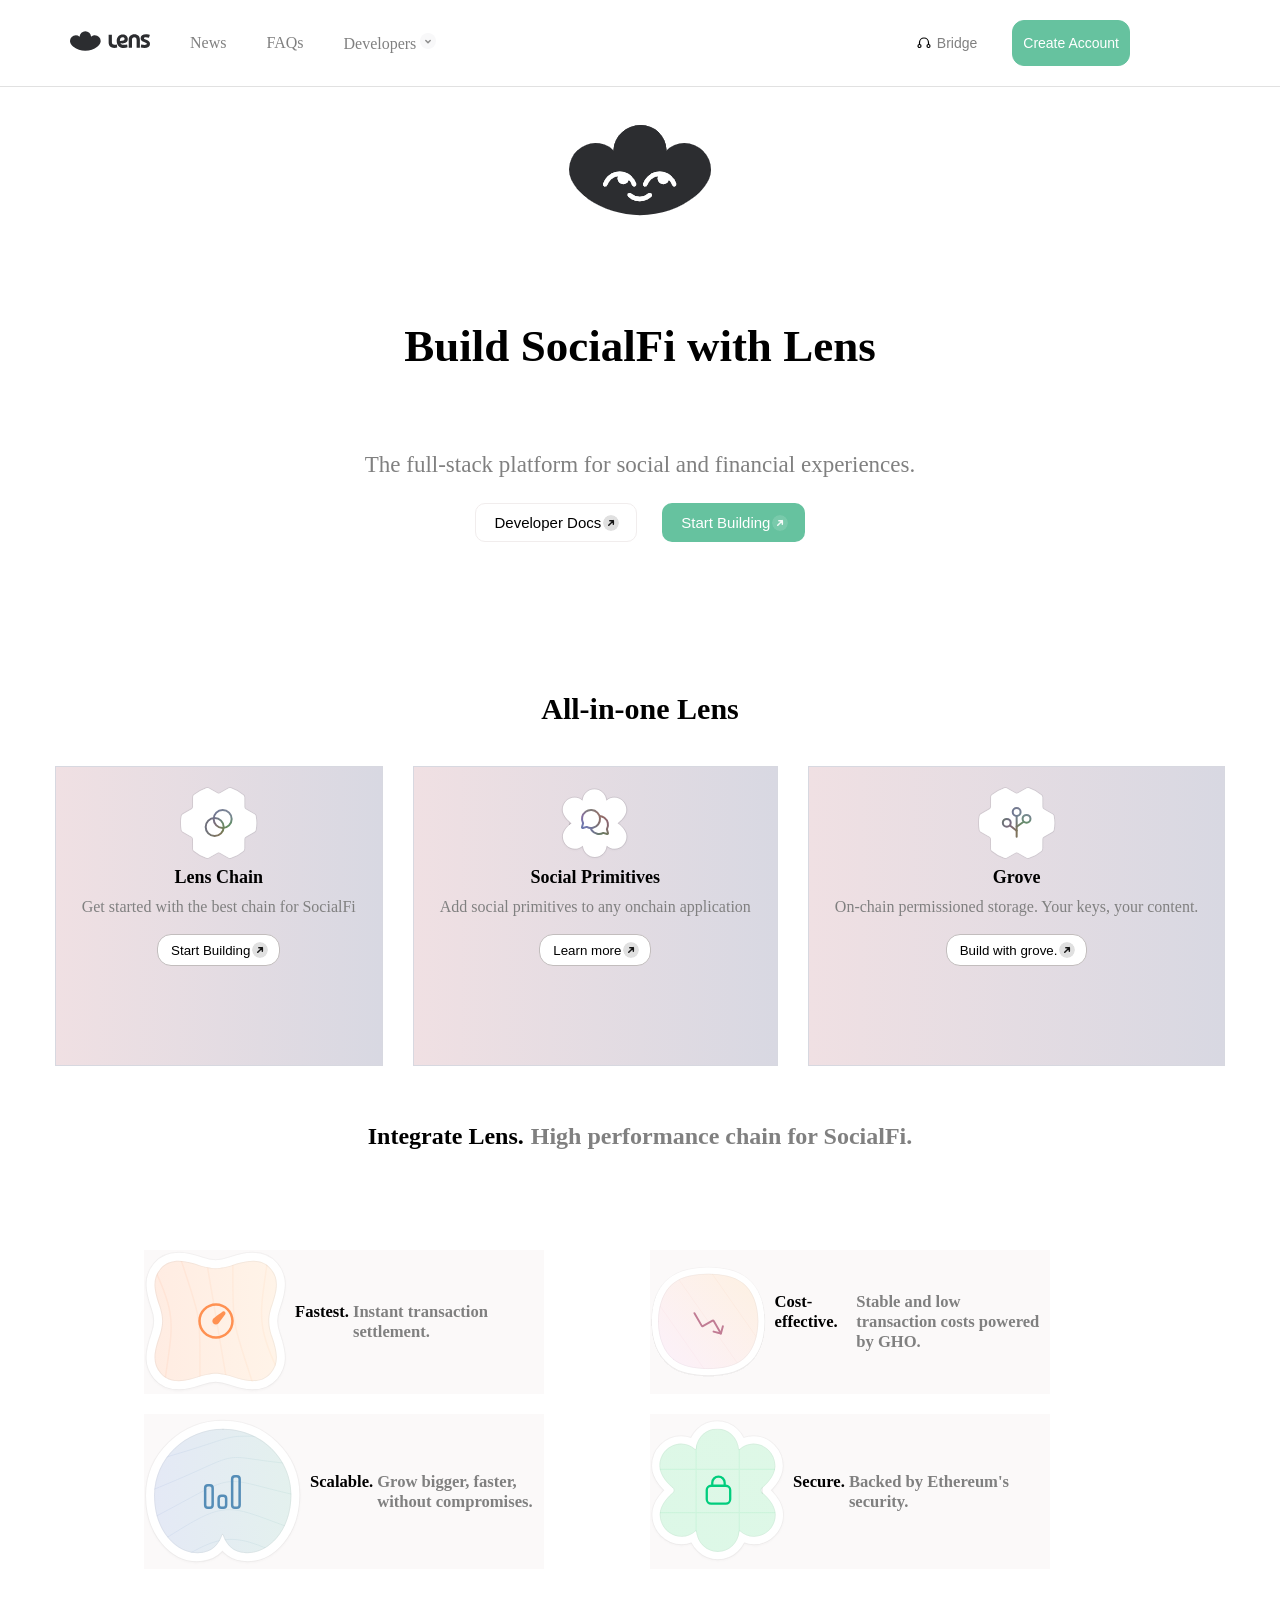
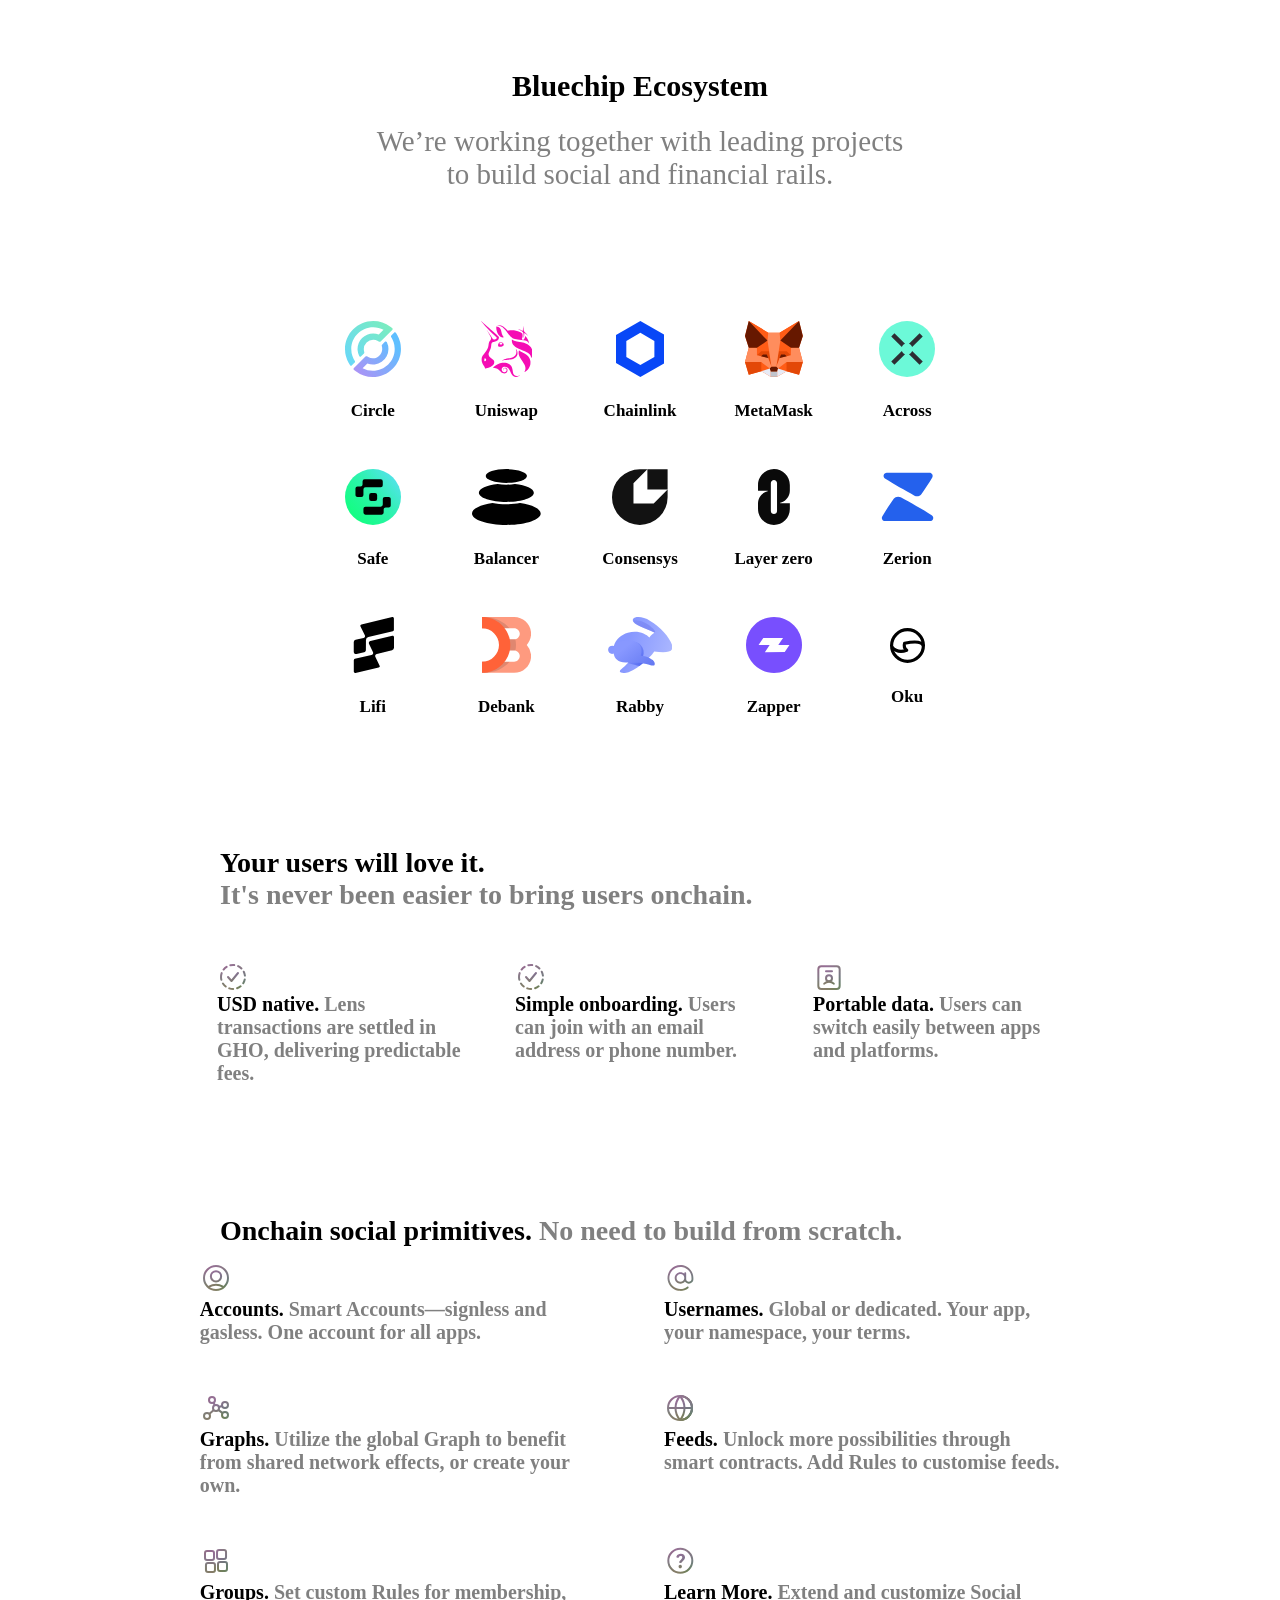
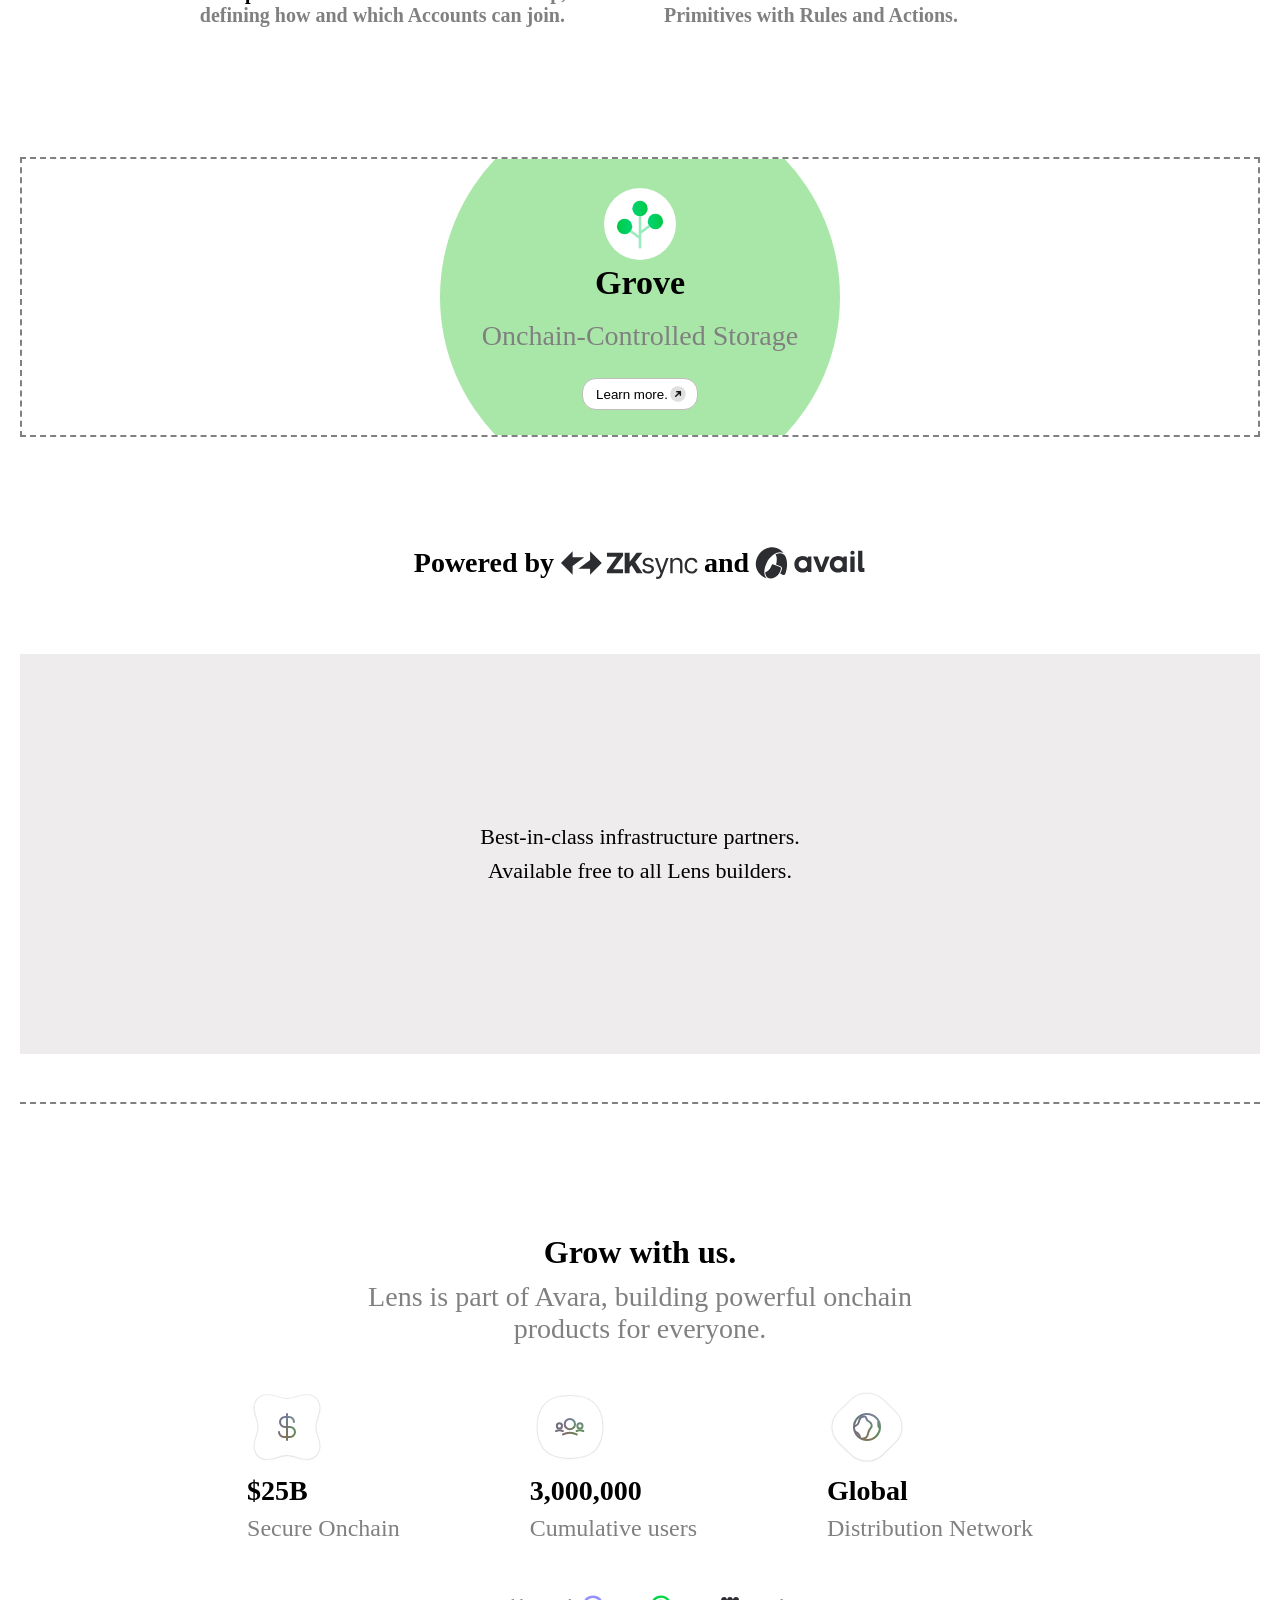
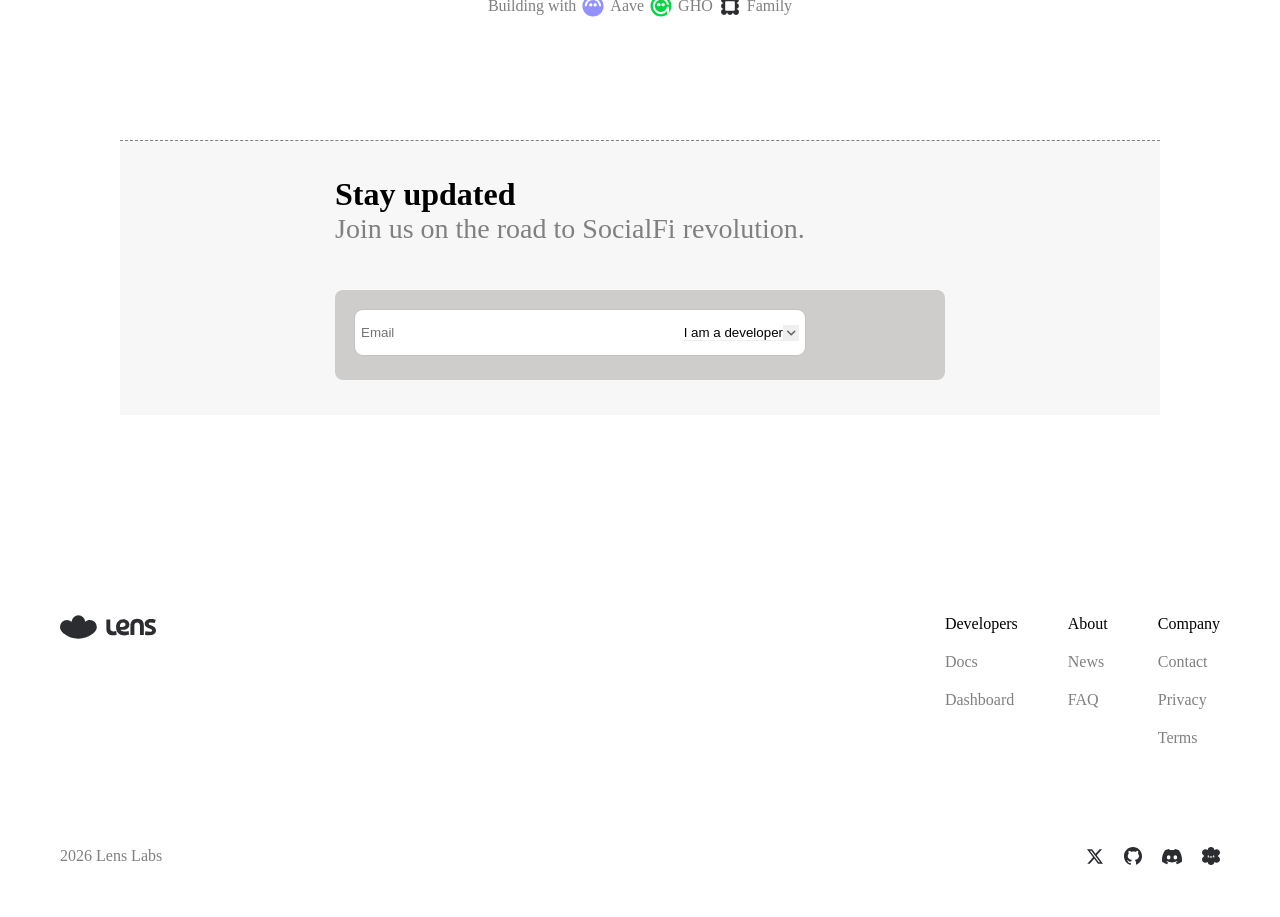
<file: index.html>
<!DOCTYPE html>
<html lang="en">
<head>
    <meta charset="UTF-8">
    <meta name="viewport" content="width=device-width, initial-scale=1.0">
    <title>Lens</title>
    <link rel="stylesheet" href="index.css">
</head>
<body>
  <header>
    <nav class="navbar">
      <ul class="navlinks">
        <div class="logo">
          <svg xmlns="http://www.w3.org/2000/svg" fill="none" viewBox="0 0 80 20" width="80" height="20">
            <path fill="#2C2D30" d="M24.89 4.18c-1.44 0-2.74.57-3.73 1.48l-.1-.05A5.74 5.74 0 0 0 15.35.25a5.74 5.74 0 0 0-5.72 5.36l-.1.05A5.46 5.46 0 0 0 5.8 4.18 5.8 5.8 0 0 0 0 10c0 2.78 2.75 5.16 3.43 5.7a19.1 19.1 0 0 0 11.92 4.06c4.51 0 8.7-1.5 11.9-4.06.7-.54 3.44-2.92 3.44-5.7a5.8 5.8 0 0 0-5.8-5.8ZM74.53 16.91c3.19 0 5.47-1.3 5.47-3.91 0-1.88-1.18-3.2-3.75-4.16l-.66-.25c-1.02-.38-1.63-.73-1.63-1.38 0-1.47 3.27-.9 4.98-.5l.9-2.77c-1.06-.32-2.2-.57-3.84-.57-3.26 0-5.38 1.63-5.38 3.92 0 1.71 1.2 2.8 2.85 3.5l1.15.5c1.47.63 2.2.9 2.2 1.54 0 .58-.82 1.07-2.2 1.07-1.06 0-2.2-.17-3.43-.41l-.4 2.93c.89.25 2.11.5 3.74.5Zm-15.82-.16h3.26V8.92c0-1.71.9-2.7 2.37-2.7 1.47 0 2.28 1.07 2.28 2.78v7.75h3.26v-8c0-3.26-1.79-5.54-5.54-5.54-3.35 0-5.63 2.28-5.63 5.55v8Zm-14.36.16c1.14 0 2.04-.16 2.86-.49l-.33-3.01c-2.29.49-4.98.57-4.98-2.13v-7.5h-3.26v7.83c0 3.5 2.04 5.3 5.71 5.3Zm2.37-6.93c0 5.28 3.74 7 7.1 7 1.33 0 2.7-.27 3.73-.7l-.4-2.88c-1.08.31-2.2.42-3.23.42-2.09 0-4.01-.7-4.01-3.54v-.55c0-2.23 1.1-3.42 2.74-3.42 1.08 0 1.98.62 1.98 1.8 0 1.42-1.9 2.06-5.3 1.95l.16 1.88c4.29 1.22 8.32-.1 8.32-3.92 0-2.7-2.06-4.57-5.03-4.57-3.58 0-6.06 2.55-6.06 6.53Z"></path>
          </svg>
        </div>
        <li class="news">
          <a href="news.html">
              <span>News</span>
          </a>
        </li>
    
        <li class="faqs">
          <a href="">
              <span>FAQs</span>
          </a>
        </li>
        <li class="developer dropdown">
          <a href="">
            <span>Developers</span>
            <svg width="16" height="16" viewBox="0 0 16 16" fill="none" xmlns="http://www.w3.org/2000/svg"><circle cx="8" cy="8" r="8" fill="#2C2D30" fill-opacity="0.03"></circle>
              <path class="styles_navMenuButtonIconCaret__3NL1n" d="M5.81768 7.5L7.99966 9.68198L10.1816 7.5" stroke="#8E8E8E" stroke-width="1.5" stroke-linecap="round" stroke-linejoin="round">
              </path>
            </svg>
          </a>
          <div class="drop-content">
            <div class="drop-content1">
              <svg style="overflow:visible" width="24" height="24" viewBox="0 0 24 24" fill="none" xmlns="http://www.w3.org/2000/svg" class="hammer"><rect x="-4" y="-4" width="32" height="32" fill="url(#:Rb6krpdaH1:)" mask="url(#:Rb6krpda:)"></rect><mask id=":Rb6krpda:" maskUnits="userSpaceOnUse"><g class="hammer" style="transform-box: view-box; transform-origin: 8.31px 17.86px 0px; transform: none;"><path d="M10.019 12.0485C10.4853 11.3461 11.4174 11.1272 12.1476 11.5488C12.8777 11.9704 13.1543 12.887 12.7791 13.6421L9.09738 21.0512C8.5548 22.1431 7.20347 22.5508 6.14756 21.9411C5.09165 21.3315 4.76905 19.9574 5.44336 18.9415L10.019 12.0485Z" stroke="#fff" stroke-width="1.5"></path><path d="M14.7668 1.80281C14.7548 1.79588 14.743 1.78947 14.7305 1.78345C14.3916 1.62031 9.42349 -0.652616 6.67062 4.88944C6.39255 5.44923 6.94369 6.01658 7.53599 5.81691C9.44919 5.17192 10.0133 5.01809 11.2246 4.82046C11.7213 4.73941 12.1519 5.16757 12.0801 5.66573L11.7207 8.16001C11.677 8.46355 11.8225 8.76314 12.0881 8.91648L14.4278 10.2673C14.7074 10.4287 15.0588 10.3931 15.3004 10.1789L16.266 9.32269C16.5075 9.10851 16.859 9.07291 17.1386 9.23432L17.9695 9.71404L17.2197 11.0132L18.8435 11.9507C19.5609 12.3649 20.4783 12.1191 20.8925 11.4016L22.3925 8.80356C22.8067 8.08612 22.5609 7.16874 21.8435 6.75452L20.2197 5.81702L19.6572 6.79131L18.7977 6.29509C18.5321 6.14175 18.3866 5.84216 18.4304 5.53862L18.5735 4.54499C18.6172 4.24145 18.4718 3.94186 18.2062 3.78852L14.7668 1.80281Z" stroke="#fff" stroke-width="1.5" stroke-linejoin="round"></path></g></mask><defs><linearGradient id=":Rb6krpdaH1:" x1="24" y1="0" x2="0" y2="24" gradientUnits="userSpaceOnUse"><stop stop-color="#6A8272"></stop><stop offset="0.2" stop-color="#787179"></stop><stop offset="0.4" stop-color="#6A8272"></stop><stop offset="0.6" stop-color="#5F6C75"></stop><stop offset="0.8" stop-color="#7F7540"></stop><stop offset="1" stop-color="#98644F"></stop></linearGradient></defs></svg>
              <div class="dc1-content">
                <p class="dc1-heading">Developer Dashboard</p>
                <svg class="styles_menuLinkTitleIcon__hNKn6" width="16" height="16" viewBox="0 0 16 16" fill="none" xmlns="http://www.w3.org/2000/svg"><circle cx="8" cy="8" r="8" fill="#2C2D30" fill-opacity="0.03"></circle><path d="M5.70185 10.298L10.298 5.70185M10.298 5.70185H6.76251M10.298 5.70185V9.23738" stroke="#2C2D30" stroke-opacity="0.3" stroke-width="1.5" stroke-linecap="round" stroke-linejoin="round"></path></svg>
              </div>
              <p class="dc1-paragraph">Start Building</p>
            </div>
            <div class="drop-content2">
              <svg style="overflow:visible" width="24" height="24" viewBox="0 0 24 24" fill="none" xmlns="http://www.w3.org/2000/svg" class="book"><rect width="24" height="24" fill="url(#:Rd6krpdaH1:)" mask="url(#:Rd6krpda:)"></rect><mask id=":Rd6krpda:" maskUnits="userSpaceOnUse"><g class="book" style="transform-origin: 12px 12px 0px; transform: none; transform-box: fill-box;"><path d="M12 5.75V18.25M12 5.75C10.86 5 9.32 4.5 7.63 4.5C5.93 4.5 4.39 5 3.25 5.75V18.25C4.39 17.5 5.93 17.04 7.63 17.04C9.32 17.04 10.86 17.5 12 18.25M12 5.75C13.14 5 14.68 4.5 16.38 4.5C18.07 4.5 19.61 5 20.75 5.75V18.25C19.61 17.5 18.07 17.04 16.38 17.04C14.68 17.04 13.14 17.5 12 18.25" stroke="#fff" stroke-width="1.5" stroke-linecap="round" stroke-linejoin="round"></path><path class="page" d="M12 18.25V5.75C10.86 5 9.32 4.5 7.63 4.5C5.93 4.5 4.39 5 3.25 5.75V18.25C4.39 17.5 5.93 17.04 7.63 17.04C9.32 17.04 10.86 17.5 12 18.25Z" fill="#000" stroke="#fff" stroke-width="1.5" stroke-linecap="round" stroke-linejoin="round"></path></g></mask><defs><linearGradient id=":Rd6krpdaH1:" x1="24" y1="0" x2="0" y2="24" gradientUnits="userSpaceOnUse"><stop stop-color="#6A8272"></stop><stop offset="0.2" stop-color="#787179"></stop><stop offset="0.4" stop-color="#6A8272"></stop><stop offset="0.6" stop-color="#5F6C75"></stop><stop offset="0.8" stop-color="#7F7540"></stop><stop offset="1" stop-color="#98644F"></stop></linearGradient></defs></svg>
              <div class="dc2-content">
                <p class="dc2-heading">Documentation</p>
                <svg class="styles_menuLinkTitleIcon__hNKn6" width="16" height="16" viewBox="0 0 16 16" fill="none" xmlns="http://www.w3.org/2000/svg"><circle cx="8" cy="8" r="8" fill="#2C2D30" fill-opacity="0.03"></circle><path d="M5.70185 10.298L10.298 5.70185M10.298 5.70185H6.76251M10.298 5.70185V9.23738" stroke="#2C2D30" stroke-opacity="0.3" stroke-width="1.5" stroke-linecap="round" stroke-linejoin="round"></path></svg>
              </div>
              <p class="dc2-paragraph">Clear & comprehensive docs</p>
            </div>
          </div>
        </li>
      </ul>
      <div class="auth">
        <button class="bridge">
          <svg class="styles_bridgeLinkIcon__n2G03" width="16" height="16" viewBox="0 0 16 16" fill="none" xmlns="http://www.w3.org/2000/svg"><path class="line-1" d="M3.5 9.5V7.5C3.5 5 5.5 3 8 3V3C10.5 3 12.5 5 12.5 7.5V9.5" stroke="currentColor" stroke-width="1.2" stroke-linecap="round" pathLength="1" stroke-dashoffset="0px" stroke-dasharray="1px 1px"></path><path class="line-2" d="M3.5 9.5V7.5C3.5 5 5.5 3 8 3V3C10.5 3 12.5 5 12.5 7.5V9.5" stroke="currentColor" stroke-width="1.2" stroke-linecap="round" pathLength="1" stroke-dashoffset="0px" stroke-dasharray="0px 1px"></path><circle class="circle-left" cx="3.5" cy="11" r="1.5" stroke="currentColor" stroke-width="1.2"></circle><circle class="circle-right" cx="12.5" cy="11" r="1.5" stroke="currentColor" stroke-width="1.2"></circle></svg>
          <span>Bridge</span>
        </button>
        <button class="create-account"><a href="create.html">Create Account</a></button>
      </div>
      <button class="hamburger" id ="dropBtn">
        <svg xmlns="http://www.w3.org/2000/svg" viewBox="0 0 24 24" fill="currentColor" class="size-6">
          <path fill-rule="evenodd" d="M3 9a.75.75 0 0 1 .75-.75h16.5a.75.75 0 0 1 0 1.5H3.75A.75.75 0 0 1 3 9Zm0 6.75a.75.75 0 0 1 .75-.75h16.5a.75.75 0 0 1 0 1.5H3.75a.75.75 0 0 1-.75-.75Z" clip-rule="evenodd" />
        </svg>
      </button>
      <div class="sidebar" id="myDropdown">
        <ul class="navlinks1">
          <li class="navlinks2">
            <a href="news.html">News</a>
          </li>
          <li class="navlinks2">
            <a href="">Faqs</a>
          </li>
          <li class="navlinks2">
            <a href="">Developer Dashboard <svg class="styles_menuLinkTitleIcon__hNKn6" width="16" height="16" viewBox="0 0 16 16" fill="none" xmlns="http://www.w3.org/2000/svg"><circle cx="8" cy="8" r="8" fill="#2C2D30" fill-opacity="0.03"></circle><path d="M5.70185 10.298L10.298 5.70185M10.298 5.70185H6.76251M10.298 5.70185V9.23738" stroke="#2C2D30" stroke-opacity="0.3" stroke-width="1.5" stroke-linecap="round" stroke-linejoin="round"></path></svg></a>
          </li>
          <li class="navlinks2">
            <a href="">Documentation <svg class="styles_menuLinkTitleIcon__hNKn6" width="16" height="16" viewBox="0 0 16 16" fill="none" xmlns="http://www.w3.org/2000/svg"><circle cx="8" cy="8" r="8" fill="#2C2D30" fill-opacity="0.03"></circle><path d="M5.70185 10.298L10.298 5.70185M10.298 5.70185H6.76251M10.298 5.70185V9.23738" stroke="#2C2D30" stroke-opacity="0.3" stroke-width="1.5" stroke-linecap="round" stroke-linejoin="round"></path></svg></a>
          </li>
        </ul>
        <div class="auth2">
          <button class="bridge1">Bridge</button>
          <button class="create-account2"><a href="create.html">Create account</a></button>
        </div>
      </div>
    </nav>
  </header>
  <section class="hero">
    <div class="hero1">
      <img src="assests/lens.png" alt="" class="lens-canvas">
      <canvas style="vertical-align: top; width: 150px; height: 100px;" width="300" height="200"></canvas>
      <h1 class="lens-heading">Build SocialFi with Lens</h1>
      <p class="lens-paragraph">The full-stack platform for social and financial experiences.</p>
      <div class="hero-button">
        <button class="developer-docs">
          <span>Developer Docs</span>
          <svg xmlns="http://www.w3.org/2000/svg" width="16" height="16" viewBox="0 0 16 16" fill="none" overflow="hidden" data-variant="secondary" data-hovered="false" class="styles_arrow__dmtn_" style="transform:translate(2px, 0) rotate(225deg);transform-origin:center;flex:0 0 auto;border-radius:50%"><g><circle cx="8" cy="8" r="8" fill="currentColor" fill-opacity="0.12"></circle><g style="transform: translateX(-0.5px); transform-origin: 0% 0% 0px; transform-box: fill-box;"><path stroke="currentColor" stroke-linecap="round" stroke-linejoin="round" stroke-opacity=".9" stroke-width="1.5" d="M8.5 4.812v6.5m0 0 2.5-2.5m-2.5 2.5L6 8.812"></path><path stroke="currentColor" stroke-linecap="round" stroke-linejoin="round" stroke-opacity=".9" stroke-width="1.5" transform="translate(0 -20)" d="M8.5 4.812v6.5m0 0 2.5-2.5m-2.5 2.5L6 8.812"></path></g></g></svg>
        </button>
        <button class="start-building">
          <span>Start Building</span>
          <svg xmlns="http://www.w3.org/2000/svg" width="16" height="16" viewBox="0 0 16 16" fill="none" overflow="hidden" data-variant="secondary" data-hovered="false" class="styles_arrow__dmtn_" style="transform:translate(2px, 0) rotate(225deg);transform-origin:center;flex:0 0 auto;border-radius:50%"><g><circle cx="8" cy="8" r="8" fill="currentColor" fill-opacity="0.12"></circle><g style="transform: translateX(-0.5px); transform-origin: 0% 0% 0px; transform-box: fill-box;"><path stroke="currentColor" stroke-linecap="round" stroke-linejoin="round" stroke-opacity=".9" stroke-width="1.5" d="M8.5 4.812v6.5m0 0 2.5-2.5m-2.5 2.5L6 8.812"></path><path stroke="currentColor" stroke-linecap="round" stroke-linejoin="round" stroke-opacity=".9" stroke-width="1.5" transform="translate(0 -20)" d="M8.5 4.812v6.5m0 0 2.5-2.5m-2.5 2.5L6 8.812"></path></g></g></svg>
        </button>
      </div>
    </div>
  </section>
  <main>
    <section class="aio">
      <div class="aio-content">
        <h2 class="aio-heading">All-in-one Lens</h2>
        <div class="aio-cards">
          <div class="aio-card1">
            <svg xmlns="http://www.w3.org/2000/svg" width="80" height="80" fill="none" viewBox="0 0 80 80"><path fill="#fff" stroke="color(display-p3 .1725 .1765 .1882)" stroke-linecap="round" stroke-opacity="0.1" stroke-width="2" d="M76.665 33.072a2.67 2.67 0 0 0-.456-1.05 2.683 2.683 0 0 0-.85-.768l-8.7-4.97a2.656 2.656 0 0 1-1.336-2.288l-.034-9.793a2.673 2.673 0 0 0-.948-2.041 37.713 37.713 0 0 0-12.33-6.987 2.735 2.735 0 0 0-.864-.142 2.664 2.664 0 0 0-1.311.336l-8.84 4.938a2.65 2.65 0 0 1-2.587-.003l-8.834-4.962a2.682 2.682 0 0 0-2.174-.2 37.62 37.62 0 0 0-12.356 6.944 2.7 2.7 0 0 0-.953 2.044l-.044 9.782a2.647 2.647 0 0 1-1.338 2.289l-8.705 4.953a2.684 2.684 0 0 0-1.31 1.815 35.852 35.852 0 0 0-.013 13.983c.074.38.23.738.456 1.051.225.314.515.576.85.767l8.7 4.97a2.65 2.65 0 0 1 1.335 2.289l.035 9.792a2.673 2.673 0 0 0 .948 2.041 37.611 37.611 0 0 0 12.329 6.992 2.71 2.71 0 0 0 2.176-.201l8.842-4.938a2.652 2.652 0 0 1 2.585 0l8.822 4.943a2.68 2.68 0 0 0 2.174.2 37.618 37.618 0 0 0 12.355-6.944 2.688 2.688 0 0 0 .954-2.046l.044-9.78a2.647 2.647 0 0 1 1.338-2.289l8.704-4.953a2.684 2.684 0 0 0 1.311-1.815c.924-4.61.931-9.357.022-13.97l.002.011Z"></path><path fill="#fff" d="M76.665 33.072a2.67 2.67 0 0 0-.456-1.05 2.683 2.683 0 0 0-.85-.768l-8.7-4.97a2.656 2.656 0 0 1-1.336-2.288l-.034-9.793a2.673 2.673 0 0 0-.948-2.041 37.713 37.713 0 0 0-12.33-6.987 2.735 2.735 0 0 0-.864-.142 2.664 2.664 0 0 0-1.311.336l-8.84 4.938a2.65 2.65 0 0 1-2.587-.003l-8.834-4.962a2.682 2.682 0 0 0-2.174-.2 37.62 37.62 0 0 0-12.356 6.944 2.7 2.7 0 0 0-.953 2.044l-.044 9.782a2.647 2.647 0 0 1-1.338 2.289l-8.705 4.953a2.684 2.684 0 0 0-1.31 1.815 35.852 35.852 0 0 0-.013 13.983c.074.38.23.738.456 1.051.225.314.515.576.85.767l8.7 4.97a2.65 2.65 0 0 1 1.335 2.289l.035 9.792a2.673 2.673 0 0 0 .948 2.041 37.611 37.611 0 0 0 12.329 6.992 2.71 2.71 0 0 0 2.176-.201l8.842-4.938a2.652 2.652 0 0 1 2.585 0l8.822 4.943a2.68 2.68 0 0 0 2.174.2 37.618 37.618 0 0 0 12.355-6.944 2.688 2.688 0 0 0 .954-2.046l.044-9.78a2.647 2.647 0 0 1 1.338-2.289l8.704-4.953a2.684 2.684 0 0 0 1.311-1.815c.924-4.61.931-9.357.022-13.97l.002.011"></path><mask id="mask0_16461_1253" maskUnits="userSpaceOnUse" style="mask-type:alpha"><circle class="circle-top" cx="43.67" cy="36" r="9" stroke="black" stroke-width="2" style="transform: none; transform-origin: 50% 50%; transform-box: fill-box;"></circle><circle class="circle-bottom" cx="35.67" cy="44" r="9" stroke="black" stroke-width="2" style="transform: none; transform-origin: 50% 50%; transform-box: fill-box;"></circle></mask><g mask="url(#mask0_16461_1253)"><path filter="url(#gradient-mainnet-icon)" fill="color(display-p3 1 0 1)" d="M32.333 0h-32v32h32V0"></path></g><defs><filter id="filter0_d_16130_3248" width="79.338" height="74" x="0" y="4" color-interpolation-filters="sRGB" filterUnits="userSpaceOnUse"><feFlood flood-opacity="0" result="BackgroundImageFix"></feFlood><feColorMatrix in="SourceAlpha" result="hardAlpha" values="0 0 0 0 0 0 0 0 0 0 0 0 0 0 0 0 0 0 127 0"></feColorMatrix><feOffset dy="1"></feOffset><feGaussianBlur stdDeviation="1"></feGaussianBlur><feColorMatrix values="0 0 0 0 0 0 0 0 0 0 0 0 0 0 0 0 0 0 0.03 0"></feColorMatrix><feBlend in2="BackgroundImageFix" result="effect1_dropShadow_16130_3248"></feBlend><feBlend in="SourceGraphic" in2="effect1_dropShadow_16130_3248" result="shape"></feBlend></filter><filter x="0" y="0" width="100%" height="100%" id="gradient-mainnet-icon" filterUnits="userSpaceOnUse" color-interpolation-filters="sRGB"><feFlood flood-opacity="1" flood-color="#FFF" result="white"></feFlood><feFlood flood-opacity="0.5" flood-color="#2C2D30" result="transparent-gray"></feFlood><feFlood flood-opacity="0.0" flood-color="#2C2D30" result="gray"></feFlood><feTurbulence type="fractalNoise" baseFrequency="0.05" result="noise"></feTurbulence><feGaussianBlur in="noise" stdDeviation="5" result="blur"></feGaussianBlur><feColorMatrix in="blur" type="saturate" values="2" result="image"></feColorMatrix><feComposite in2="white" in="image" operator="in"></feComposite><feBlend mode="color-burn" in="gray"></feBlend><feBlend mode="luminosity" in="transparent-gray"></feBlend></filter></defs></svg>
            <h5 class="aio-card1-heading">Lens Chain</h5>
            <p class="aio-card1-paragraph">Get started with the best chain for SocialFi</p>
            <button class="aio-card1-button">
              <span>Start Building</span>
              <svg xmlns="http://www.w3.org/2000/svg" width="16" height="16" viewBox="0 0 16 16" fill="none" overflow="hidden" data-variant="secondary" data-hovered="false" class="styles_arrow__dmtn_" style="transform:translate(2px, 0) rotate(225deg);transform-origin:center;flex:0 0 auto;border-radius:50%"><g><circle cx="8" cy="8" r="8" fill="currentColor" fill-opacity="0.12"></circle><g style="transform:translateX(-0.5px);transform-origin:0% 0% 0;transform-box:fill-box"><path stroke="currentColor" stroke-linecap="round" stroke-linejoin="round" stroke-opacity=".9" stroke-width="1.5" d="M8.5 4.812v6.5m0 0 2.5-2.5m-2.5 2.5L6 8.812"></path><path stroke="currentColor" stroke-linecap="round" stroke-linejoin="round" stroke-opacity=".9" stroke-width="1.5" transform="translate(0 -20)" d="M8.5 4.812v6.5m0 0 2.5-2.5m-2.5 2.5L6 8.812"></path></g></g></svg>
            </button>
          </div>
          <div class="aio-card1">
            <svg width="80" height="80" viewBox="0 0 80 80" fill="none" xmlns="http://www.w3.org/2000/svg"><g><path d="M14.9316 41.549C15.517 41.0746 16.1199 40.6182 16.7366 40.1762C16.1147 39.7377 15.5066 39.2813 14.9156 38.8034C13.4869 37.6534 7.75946 32.6582 7.72552 26.8256C7.68627 20.0803 13.0415 14.6107 19.6844 14.6107C22.6807 14.6107 25.369 15.8038 27.425 17.7228L27.6354 17.6186C28.0659 11.3188 33.0815 6.35235 39.4096 6.35235C45.7377 6.35235 50.8111 11.3152 51.3148 17.6186L51.5265 17.7228C53.5636 15.8038 56.2346 14.6107 59.2308 14.6107C65.8738 14.6107 71.2926 20.0803 71.3319 26.8256C71.3658 32.6582 65.6965 37.6534 64.2812 38.8034C63.6957 39.2778 63.0929 39.7342 62.4762 40.1762C63.098 40.6146 63.7062 41.0746 64.2971 41.549C65.7258 42.6989 71.4533 47.6942 71.4873 53.5267C71.5265 60.2721 66.1713 65.7417 59.5283 65.7417C56.5321 65.7417 53.8437 64.5486 51.7878 62.6296L51.5773 62.7338C51.1469 69.0371 46.1313 74 39.8032 74C33.4751 74 28.4017 69.0371 27.898 62.7338L27.6863 62.6296C25.6492 64.5486 22.9782 65.7417 19.982 65.7417C13.339 65.7417 7.92015 60.2721 7.8809 53.5267C7.84696 47.6942 13.5163 42.6989 14.9316 41.549Z" fill="white" filter="url(#filter0_d_258_400)"></path><path d="M14.6155 41.1598L14.615 41.1602C13.8905 41.7489 12.0856 43.3142 10.462 45.4806C8.8442 47.6393 7.36301 50.4526 7.3809 53.5267C7.42171 60.541 13.0586 66.2417 19.9849 66.2417C22.8535 66.2417 25.4337 65.1953 27.4763 63.4864C28.3123 69.6929 33.4432 74.5 39.8061 74.5C46.1688 74.5 51.2437 69.6932 52.0077 63.487C54.0682 65.1957 56.6633 66.2417 59.5313 66.2417C66.4575 66.2417 72.0281 60.541 71.9873 53.5267C71.9694 50.4526 70.4554 47.6393 68.8125 45.4806C67.1637 43.3142 65.3406 41.7489 64.6093 41.1602L64.6088 41.1598C64.1904 40.8239 63.7632 40.495 63.3284 40.1754C63.7587 39.8562 64.1821 39.529 64.5973 39.1926L64.5978 39.1922C65.3223 38.6035 67.1272 37.0382 68.7507 34.8718C70.3686 32.713 71.8498 29.8997 71.8319 26.8256C71.7911 19.8113 66.1542 14.1107 59.2279 14.1107C56.3593 14.1107 53.7791 15.1571 51.7365 16.8659C50.9005 10.6595 45.7695 5.85236 39.4067 5.85236C33.044 5.85236 27.9693 10.6624 27.2051 16.8654C25.1446 15.1567 22.5495 14.1107 19.6815 14.1107C12.7553 14.1107 7.18471 19.8113 7.22552 26.8256C7.24341 29.8997 8.75734 32.713 10.4003 34.8718C12.0484 37.0373 13.8706 38.6022 14.6026 39.1914L14.6155 41.1598ZM14.6155 41.1598C15.0305 40.8235 15.4538 40.4964 15.8839 40.1773L14.6155 41.1598Z" stroke="#2C2D30" stroke-opacity="0.1" stroke-linecap="round"></path></g><rect x="24" y="24" width="32" height="32" filter="url(#gradient-network-social-icon)" mask="url(#network-social-icon-mask)"></rect><mask id="network-social-icon-mask" maskUnits="userSpaceOnUse"><path class="bubble-2" style="transform-box: view-box; transform-origin: 53px 51px 0px; transform: none;" d="M52.0436 50.9687C52.1726 51.0047 52.3086 51.0067 52.4376 50.9737C52.5676 50.9397 52.6856 50.8727 52.7806 50.7777C52.8756 50.6827 52.9426 50.5647 52.9766 50.4347C53.0096 50.3057 53.0076 50.1697 52.9716 50.0407L51.9046 46.3066C52.9406 44.4065 53.2576 42.1964 52.7956 40.0814C52.3346 37.9663 51.1266 36.0892 49.3935 34.7922C47.6605 33.4961 45.5174 32.8671 43.3583 33.0221C41.1993 33.1771 39.1692 34.1052 37.6381 35.6352C36.1081 37.1663 35.1801 39.1963 35.0251 41.3554C34.87 43.5145 35.4991 45.6575 36.7951 47.3906C38.0922 49.1237 39.9692 50.3317 42.0843 50.7927C44.1994 51.2547 46.4094 50.9377 48.3095 49.9017L52.0436 50.9687Z" stroke="#fff" stroke-width="2" stroke-linecap="round" stroke-linejoin="round"></path><path class="bubble-1" style="transform-box: view-box; transform-origin: 27px 45px 0px; transform: none;" d="M27.9588 44.9694C27.8308 45.0064 27.6948 45.0084 27.5648 44.9744C27.4358 44.9414 27.3168 44.8734 27.2228 44.7784C27.1278 44.6844 27.0598 44.5654 27.0268 44.4364C26.9928 44.3064 26.9948 44.1704 27.0318 44.0414L28.0978 40.3083C27.0618 38.4072 26.7458 36.1971 27.2068 34.0821C27.6688 31.968 28.8768 30.09 30.6099 28.7939C32.3429 27.4969 34.485 26.8689 36.6441 27.0229C38.8031 27.1779 40.8342 28.1059 42.3653 29.6359C43.8953 31.167 44.8233 33.1981 44.9783 35.3571C45.1324 37.5162 44.5043 39.6583 43.2073 41.3913C41.9113 43.1244 40.0332 44.3324 37.9191 44.7944C35.8041 45.2554 33.594 44.9394 31.6929 43.9034L27.9588 44.9694Z" fill="#000" stroke="#fff" stroke-width="2" stroke-linecap="round" stroke-linejoin="round"></path></mask><defs><filter x="0" y="0" width="100%" height="100%" id="gradient-network-social-icon" filterUnits="userSpaceOnUse" color-interpolation-filters="sRGB"><feFlood flood-opacity="1" flood-color="#FFF" result="#000"></feFlood><feFlood flood-opacity="0.5" flood-color="#2C2D30" result="transparent-gray"></feFlood><feFlood flood-opacity="0.0" flood-color="#2C2D30" result="gray"></feFlood><feTurbulence type="fractalNoise" baseFrequency="0.05" seed="2" result="noise"></feTurbulence><feGaussianBlur in="noise" stdDeviation="5" result="blur"></feGaussianBlur><feColorMatrix in="blur" type="saturate" values="2" result="image"></feColorMatrix><feComposite in2="#000" in="image" operator="in"></feComposite><feBlend mode="color-burn" in="gray"></feBlend><feBlend mode="luminosity" in="transparent-gray"></feBlend></filter><filter id="filter0_d_258_400" x="4.7253" y="4.35254" width="69.7622" height="73.6475" filterUnits="userSpaceOnUse" color-interpolation-filters="sRGB"><feFlood flood-opacity="0" result="BackgroundImageFix"></feFlood><feColorMatrix in="SourceAlpha" type="matrix" values="0 0 0 0 0 0 0 0 0 0 0 0 0 0 0 0 0 0 127 0" result="hardAlpha"></feColorMatrix><feOffset dy="1"></feOffset><feGaussianBlur stdDeviation="1"></feGaussianBlur><feColorMatrix type="matrix" values="0 0 0 0 0 0 0 0 0 0 0 0 0 0 0 0 0 0 0.03 0"></feColorMatrix><feBlend mode="normal" in2="BackgroundImageFix" result="effect1_dropShadow_258_400"></feBlend><feBlend mode="normal" in="SourceGraphic" in2="effect1_dropShadow_258_400" result="shape"></feBlend></filter></defs></svg>
            <h5 class="aio-card1-heading">Social Primitives</h5>
            <p class="aio-card1-paragraph">Add social primitives to any onchain application</p>
            <button class="aio-card1-button">
              <span>Learn more</span>
              <svg xmlns="http://www.w3.org/2000/svg" width="16" height="16" viewBox="0 0 16 16" fill="none" overflow="hidden" data-variant="secondary" data-hovered="false" class="styles_arrow__dmtn_" style="transform:translate(2px, 0) rotate(225deg);transform-origin:center;flex:0 0 auto;border-radius:50%"><g><circle cx="8" cy="8" r="8" fill="currentColor" fill-opacity="0.12"></circle><g style="transform:translateX(-0.5px);transform-origin:0% 0% 0;transform-box:fill-box"><path stroke="currentColor" stroke-linecap="round" stroke-linejoin="round" stroke-opacity=".9" stroke-width="1.5" d="M8.5 4.812v6.5m0 0 2.5-2.5m-2.5 2.5L6 8.812"></path><path stroke="currentColor" stroke-linecap="round" stroke-linejoin="round" stroke-opacity=".9" stroke-width="1.5" transform="translate(0 -20)" d="M8.5 4.812v6.5m0 0 2.5-2.5m-2.5 2.5L6 8.812"></path></g></g></svg>
            </button>
          </div>
          <div class="aio-card1">
            <svg xmlns="http://www.w3.org/2000/svg" width="80" height="80" fill="none" viewBox="0 0 80 80"><path fill="#fff" stroke="color(display-p3 .1725 .1765 .1882)" stroke-linecap="round" stroke-opacity="0.1" stroke-width="2" d="M76.665 33.072a2.67 2.67 0 0 0-.456-1.05 2.683 2.683 0 0 0-.85-.768l-8.7-4.97a2.656 2.656 0 0 1-1.336-2.288l-.034-9.793a2.673 2.673 0 0 0-.948-2.041 37.713 37.713 0 0 0-12.33-6.987 2.735 2.735 0 0 0-.864-.142 2.664 2.664 0 0 0-1.311.336l-8.84 4.938a2.65 2.65 0 0 1-2.587-.003l-8.834-4.962a2.682 2.682 0 0 0-2.174-.2 37.62 37.62 0 0 0-12.356 6.944 2.7 2.7 0 0 0-.953 2.044l-.044 9.782a2.647 2.647 0 0 1-1.338 2.289l-8.705 4.953a2.684 2.684 0 0 0-1.31 1.815 35.852 35.852 0 0 0-.013 13.983c.074.38.23.738.456 1.051.225.314.515.576.85.767l8.7 4.97a2.65 2.65 0 0 1 1.335 2.289l.035 9.792a2.673 2.673 0 0 0 .948 2.041 37.611 37.611 0 0 0 12.329 6.992 2.71 2.71 0 0 0 2.176-.201l8.842-4.938a2.652 2.652 0 0 1 2.585 0l8.822 4.943a2.68 2.68 0 0 0 2.174.2 37.618 37.618 0 0 0 12.355-6.944 2.688 2.688 0 0 0 .954-2.046l.044-9.78a2.647 2.647 0 0 1 1.338-2.289l8.704-4.953a2.684 2.684 0 0 0 1.311-1.815c.924-4.61.931-9.357.022-13.97l.002.011Z"></path><path fill="#fff" d="M76.665 33.072a2.67 2.67 0 0 0-.456-1.05 2.683 2.683 0 0 0-.85-.768l-8.7-4.97a2.656 2.656 0 0 1-1.336-2.288l-.034-9.793a2.673 2.673 0 0 0-.948-2.041 37.713 37.713 0 0 0-12.33-6.987 2.735 2.735 0 0 0-.864-.142 2.664 2.664 0 0 0-1.311.336l-8.84 4.938a2.65 2.65 0 0 1-2.587-.003l-8.834-4.962a2.682 2.682 0 0 0-2.174-.2 37.62 37.62 0 0 0-12.356 6.944 2.7 2.7 0 0 0-.953 2.044l-.044 9.782a2.647 2.647 0 0 1-1.338 2.289l-8.705 4.953a2.684 2.684 0 0 0-1.31 1.815 35.852 35.852 0 0 0-.013 13.983c.074.38.23.738.456 1.051.225.314.515.576.85.767l8.7 4.97a2.65 2.65 0 0 1 1.335 2.289l.035 9.792a2.673 2.673 0 0 0 .948 2.041 37.611 37.611 0 0 0 12.329 6.992 2.71 2.71 0 0 0 2.176-.201l8.842-4.938a2.652 2.652 0 0 1 2.585 0l8.822 4.943a2.68 2.68 0 0 0 2.174.2 37.618 37.618 0 0 0 12.355-6.944 2.688 2.688 0 0 0 .954-2.046l.044-9.78a2.647 2.647 0 0 1 1.338-2.289l8.704-4.953a2.684 2.684 0 0 0 1.311-1.815c.924-4.61.931-9.357.022-13.97l.002.011"></path><mask id="roadmap-grove-icon-mask" maskUnits="userSpaceOnUse" style="mask-type:alpha"><path d="M39.6514 53.6562V33.5" stroke="black" stroke-width="2" stroke-linecap="round"></path><g class="branch-right" style="transform-box: view-box; transform-origin: 39.65px 43.77px 0px; transform: none;"><path d="M46.3328 39L39.6504 43.7708" stroke="black" stroke-width="2" stroke-linecap="round"></path><circle cx="49.5365" cy="35.8626" r="3.9427" stroke="black" stroke-width="2"></circle></g><g class="branch-left" style="transform-box: view-box; transform-origin: 39.65px 47.73px 0px; transform: none;"><path d="M33.333 42.671L39.6506 47.7251" stroke="black" stroke-width="2" stroke-linecap="round"></path><circle cx="29.77" cy="39.82" r="3.9427" stroke="black" stroke-width="2"></circle></g><path d="M43.5934 28.9427C43.5934 31.1202 41.8282 32.8854 39.6507 32.8854C37.4732 32.8854 35.708 31.1202 35.708 28.9427C35.708 26.7652 37.4732 25 39.6507 25C41.8282 25 43.5934 26.7652 43.5934 28.9427Z" stroke="black" stroke-width="2"></path></mask><g mask="url(#roadmap-grove-icon-mask)"><path filter="url(#gradient-grove-icon)" fill="color(display-p3 1 0 1)" d="M32.333 0h-32v32h32V0"></path></g><defs><filter id="filter0_d_16130_3248" width="79.338" height="74" x="0" y="4" color-interpolation-filters="sRGB" filterUnits="userSpaceOnUse"><feFlood flood-opacity="0" result="BackgroundImageFix"></feFlood><feColorMatrix in="SourceAlpha" result="hardAlpha" values="0 0 0 0 0 0 0 0 0 0 0 0 0 0 0 0 0 0 127 0"></feColorMatrix><feOffset dy="1"></feOffset><feGaussianBlur stdDeviation="1"></feGaussianBlur><feColorMatrix values="0 0 0 0 0 0 0 0 0 0 0 0 0 0 0 0 0 0 0.03 0"></feColorMatrix><feBlend in2="BackgroundImageFix" result="effect1_dropShadow_16130_3248"></feBlend><feBlend in="SourceGraphic" in2="effect1_dropShadow_16130_3248" result="shape"></feBlend></filter><filter x="0" y="0" width="100%" height="100%" id="gradient-grove-icon" filterUnits="userSpaceOnUse" color-interpolation-filters="sRGB"><feFlood flood-opacity="1" flood-color="#FFF" result="white"></feFlood><feFlood flood-opacity="0.5" flood-color="#2C2D30" result="transparent-gray"></feFlood><feFlood flood-opacity="0.0" flood-color="#2C2D30" result="gray"></feFlood><feTurbulence type="fractalNoise" baseFrequency="0.05" result="noise"></feTurbulence><feGaussianBlur in="noise" stdDeviation="5" result="blur"></feGaussianBlur><feColorMatrix in="blur" type="saturate" values="2" result="image"></feColorMatrix><feComposite in2="white" in="image" operator="in"></feComposite><feBlend mode="color-burn" in="gray"></feBlend><feBlend mode="luminosity" in="transparent-gray"></feBlend></filter></defs></svg>
            <h5 class="aio-card1-heading">Grove</h5>
            <p class="aio-card1-paragraph">On-chain permissioned storage. Your keys, your content.</p>
            <button class="aio-card1-button">
              <span>Build with grove.</span>
              <svg xmlns="http://www.w3.org/2000/svg" width="16" height="16" viewBox="0 0 16 16" fill="none" overflow="hidden" data-variant="secondary" data-hovered="false" class="styles_arrow__dmtn_" style="transform:translate(2px, 0) rotate(225deg);transform-origin:center;flex:0 0 auto;border-radius:50%"><g><circle cx="8" cy="8" r="8" fill="currentColor" fill-opacity="0.12"></circle><g style="transform:translateX(-0.5px);transform-origin:0% 0% 0;transform-box:fill-box"><path stroke="currentColor" stroke-linecap="round" stroke-linejoin="round" stroke-opacity=".9" stroke-width="1.5" d="M8.5 4.812v6.5m0 0 2.5-2.5m-2.5 2.5L6 8.812"></path><path stroke="currentColor" stroke-linecap="round" stroke-linejoin="round" stroke-opacity=".9" stroke-width="1.5" transform="translate(0 -20)" d="M8.5 4.812v6.5m0 0 2.5-2.5m-2.5 2.5L6 8.812"></path></g></g></svg>
            </button>
          </div>
        </div>
      </div>
    </section>
    <section class="integrate">
      <div class="integration">
        <h2 class="integration-heading">Integrate Lens.<p class="integration-heading1"> High performance chain for SocialFi.</p></h2>
        <div class="integration-content">
          <div class="integration-card">
            <div class="integration-p1">
              <svg xmlns="http://www.w3.org/2000/svg" width="143" height="142" fill="none" viewBox="0 0 143 142" class="integration-card-image"><path fill="#fff" stroke="color(display-p3 .1725 .1765 .1882)" stroke-linecap="round" stroke-opacity="0.03" stroke-width="18" d="M71.689 17.134c-4.455.014-12.826-1.836-16.211-3.005-11.675-4.026-29.037-8.711-39.125 3.529-7.56 9.166-7.67 18.462-1.07 37.224 1.26 3.577 2.93 10.383 2.82 15.103.103 4.719-1.56 11.526-2.82 15.103-6.606 18.761-6.49 28.057 1.063 37.224 10.095 12.24 27.457 7.554 39.125 3.529 3.385-1.17 11.763-3.019 16.211-3.006 4.455-.013 12.826 1.836 16.211 3.006 11.675 4.025 29.037 8.711 39.125-3.529 7.561-9.167 7.67-18.463 1.069-37.224-1.26-3.577-2.928-10.384-2.82-15.103-.108-4.72 1.56-11.526 2.82-15.103 6.607-18.762 6.492-28.05-1.069-37.224-10.094-12.24-27.45-7.555-39.125-3.53-3.385 1.17-11.763 3.02-16.21 3.006h.006Z"></path><g filter="url(#filter0_d_16029_253)"><path fill="#fff" d="M71.689 17.134c-4.455.014-12.826-1.836-16.211-3.005-11.675-4.026-29.037-8.711-39.125 3.529-7.56 9.166-7.67 18.462-1.07 37.224 1.26 3.577 2.93 10.383 2.82 15.103.103 4.719-1.56 11.526-2.82 15.103-6.606 18.761-6.49 28.057 1.063 37.224 10.095 12.24 27.457 7.554 39.125 3.529 3.385-1.17 11.763-3.019 16.211-3.006 4.455-.013 12.826 1.836 16.211 3.006 11.675 4.025 29.037 8.711 39.125-3.529 7.561-9.167 7.67-18.463 1.069-37.224-1.26-3.577-2.928-10.384-2.82-15.103-.108-4.72 1.56-11.526 2.82-15.103 6.607-18.762 6.492-28.05-1.069-37.224-10.094-12.24-27.45-7.555-39.125-3.53-3.385 1.17-11.763 3.02-16.21 3.006h.006"></path><path stroke="#fff" stroke-linecap="round" stroke-width="16" d="M71.689 17.134c-4.455.014-12.826-1.836-16.211-3.005-11.675-4.026-29.037-8.711-39.125 3.529-7.56 9.166-7.67 18.462-1.07 37.224 1.26 3.577 2.93 10.383 2.82 15.103.103 4.719-1.56 11.526-2.82 15.103-6.606 18.761-6.49 28.057 1.063 37.224 10.095 12.24 27.457 7.554 39.125 3.529 3.385-1.17 11.763-3.019 16.211-3.006 4.455-.013 12.826 1.836 16.211 3.006 11.675 4.025 29.037 8.711 39.125-3.529 7.561-9.167 7.67-18.463 1.069-37.224-1.26-3.577-2.928-10.384-2.82-15.103-.108-4.72 1.56-11.526 2.82-15.103 6.607-18.762 6.492-28.05-1.069-37.224-10.094-12.24-27.45-7.555-39.125-3.53-3.385 1.17-11.763 3.02-16.21 3.006h.006Z"></path></g><mask id="mask0_16029_253" width="123" height="122" x="10" y="9" maskUnits="userSpaceOnUse" style="mask-type:alpha"><path fill="#fff" d="M71.689 17.134c-4.455.014-12.826-1.836-16.211-3.005-11.675-4.026-29.037-8.711-39.125 3.529-7.56 9.166-7.67 18.462-1.07 37.224 1.26 3.577 2.93 10.383 2.82 15.103.103 4.719-1.56 11.526-2.82 15.103-6.606 18.761-6.49 28.057 1.063 37.224 10.095 12.24 27.457 7.554 39.125 3.529 3.385-1.17 11.763-3.019 16.211-3.006 4.455-.013 12.826 1.836 16.211 3.006 11.675 4.025 29.037 8.711 39.125-3.529 7.561-9.167 7.67-18.463 1.069-37.224-1.26-3.577-2.928-10.384-2.82-15.103-.108-4.72 1.56-11.526 2.82-15.103 6.607-18.762 6.492-28.05-1.069-37.224-10.094-12.24-27.45-7.555-39.125-3.53-3.385 1.17-11.763 3.02-16.21 3.006h.006"></path></mask><g mask="url(#mask0_16029_253)"><path fill="url(#paint0_linear_16029_253)" d="M-22-24h188v188H-22z"></path><g stroke="color(display-p3 .1725 .1765 .1882)" stroke-miterlimit="10" stroke-width="1.5" opacity=".1" style="mix-blend-mode:color-burn"><path d="M271.431 479.29c-39.676-125.129-79.972-227.852-106.936-290.291-27.645-64.771-41.958-89.258-45.718-111.804-4.082-22.601 2.353-43.162 9.044-101.398 6.749-56.034 13.723-149.774 12.294-267.757"></path><path d="M215.972 535.566c-27.965-126.983-64.077-261.577-86.888-337.712-23.933-81.229-34.587-103.975-38.125-125.362-3.838-21.464-.532-41.407-3.372-118.365-2.308-71.964-10.76-200.942-25.296-325.785M160.435 592.344c-16.735-98.975-46.512-276.319-62.503-371.515C80.296 115.598 76.49 92.471 72.612 69.539 68.717 46.502 64.8 23.8 46.942-80.895 30.772-175.6.715-352.288-16.283-452.82M81.868 512.883C67.413 388.21 59.15 258.351 57.015 185.712c-2.689-77.611.803-97.991-2.936-119.49C50.63 44.744 39.946 22.28 15.87-58.556c-22.953-75.742-59.32-209.831-87.703-337.589"></path><path d="M3.577 433.968c-1.346-118.569 5.84-213.212 12.794-269.89 6.886-58.933 13.593-79.892 9.6-102.582C22.323 38.84 8.091 14.522-19.66-49.954c-27.048-62.166-67.563-164.483-107.62-289.859"></path></g></g><path fill="color(display-p3 .1725 .1765 .1882)" fill-opacity="0.05" fill-rule="evenodd" d="M71.69 17.134h-.001Zm0 0c4.45.011 12.82-1.837 16.203-3.005 11.675-4.026 29.031-8.711 39.125 3.529 7.561 9.173 7.676 18.462 1.069 37.224-1.26 3.577-2.928 10.383-2.82 15.103-.108 4.719 1.56 11.526 2.82 15.103 6.601 18.761 6.492 28.057-1.069 37.224-10.088 12.24-27.45 7.554-39.125 3.529-3.385-1.17-11.756-3.019-16.21-3.006-4.449-.013-12.827 1.836-16.212 3.006-11.668 4.025-29.03 8.711-39.125-3.529-7.553-9.167-7.67-18.463-1.062-37.224 1.26-3.577 2.922-10.384 2.82-15.103.109-4.72-1.56-11.526-2.82-15.103-6.6-18.762-6.491-28.058 1.07-37.224 10.087-12.24 27.45-7.555 39.124-3.53 3.383 1.17 11.746 3.017 16.203 3.006h.001m.004 1c-2.33.006-5.613-.469-8.697-1.078-3.096-.611-6.084-1.376-7.838-1.982-5.824-2.009-12.957-4.14-19.851-4.28-6.865-.141-13.386 1.69-18.175 7.5-3.656 4.432-5.476 8.838-5.617 14.403-.143 5.626 1.429 12.499 4.719 21.852 1.276 3.622 2.984 10.545 2.877 15.436.1 4.89-1.6 11.812-2.877 15.435-3.294 9.353-4.865 16.226-4.723 21.852.141 5.566 1.962 9.971 5.614 14.403 4.792 5.811 11.315 7.642 18.18 7.501 6.894-.141 14.026-2.272 19.847-4.281 1.753-.605 4.743-1.37 7.84-1.982 3.086-.609 6.37-1.085 8.697-1.078 2.33-.007 5.615.469 8.7 1.078 3.096.612 6.084 1.377 7.837 1.982 5.825 2.009 12.958 4.14 19.852 4.281 6.866.141 13.387-1.69 18.175-7.5l.001-.001c3.655-4.432 5.475-8.837 5.616-14.403.143-5.626-1.428-12.499-4.719-21.852-1.276-3.622-2.984-10.544-2.877-15.435-.107-4.892 1.601-11.814 2.877-15.436 3.294-9.353 4.865-16.224 4.722-21.85-.142-5.564-1.963-9.97-5.619-14.405-4.793-5.81-11.314-7.641-18.178-7.5-6.893.14-14.025 2.271-19.85 4.28-1.753.606-4.743 1.37-7.84 1.982-3.084.61-6.367 1.084-8.693 1.078" clip-rule="evenodd"></path><g filter="url(#filter1_b_16029_253)"><path fill="color(display-p3 .1725 .1765 .1882)" fill-opacity="0.01" fill-rule="evenodd" d="M56.75 70c0-8.422 6.828-15.25 15.25-15.25S87.25 61.578 87.25 70 80.422 85.25 72 85.25 56.75 78.422 56.75 70M72 52.25c-9.803 0-17.75 7.947-17.75 17.75S62.197 87.75 72 87.75 89.75 79.803 89.75 70 81.803 52.25 72 52.25m5.099 10.446a2.162 2.162 0 0 1 3.026 3.027l-6.53 8.707a3.75 3.75 0 1 1-5.203-5.203l8.707-6.53" clip-rule="evenodd"></path></g><g><mask id="path-12-inside-1_16029_253" fill="#fff"><path fill-rule="evenodd" d="M56.75 70c0-8.422 6.828-15.25 15.25-15.25S87.25 61.578 87.25 70 80.422 85.25 72 85.25 56.75 78.422 56.75 70M72 52.25c-9.803 0-17.75 7.947-17.75 17.75S62.197 87.75 72 87.75 89.75 79.803 89.75 70 81.803 52.25 72 52.25m5.099 10.446a2.162 2.162 0 0 1 3.026 3.027l-6.53 8.707a3.75 3.75 0 1 1-5.203-5.203l8.707-6.53" clip-rule="evenodd"></path></mask><path fill-rule="evenodd" clip-rule="evenodd" d="M72 52.25C62.197 52.25 54.25 60.197 54.25 70C54.25 79.803 62.197 87.75 72 87.75C81.803 87.75 89.75 79.803 89.75 70C89.75 60.197 81.803 52.25 72 52.25ZM72 54.75C63.578 54.75 56.75 61.578 56.75 70C56.75 78.422 63.578 85.25 72 85.25C80.422 85.25 87.25 78.422 87.25 70C87.25 61.578 80.422 54.75 72 54.75Z" fill="#F3975F" style="fill:color(display-p3 0.9529 0.5922 0.3725)"></path><path class="tick" d="M78.4125 60.7145C80.2414 59.3801 82.4713 61.61 81.1369 63.4389C78.037 67.6877 74.9625 71.8386 74.3251 72.476C72.9583 73.8429 70.7422 73.8429 69.3753 72.476C68.0085 71.1092 68.0085 68.8931 69.3753 67.5263C70.0128 66.8889 74.1637 63.8144 78.4125 60.7145Z" fill="#F3975F" style="transform-box: view-box; fill: color(display-p3 0.9529 0.5922 0.3725); transform-origin: 71.85px 70px 0px; transform: none;"></path></g><defs><filter id="filter0_d_16029_253" width="142.379" height="140.397" x=".496" y=".786" color-interpolation-filters="sRGB" filterUnits="userSpaceOnUse"><feFlood flood-opacity="0" result="BackgroundImageFix"></feFlood><feColorMatrix in="SourceAlpha" result="hardAlpha" values="0 0 0 0 0 0 0 0 0 0 0 0 0 0 0 0 0 0 127 0"></feColorMatrix><feOffset dy="1"></feOffset><feGaussianBlur stdDeviation="1"></feGaussianBlur><feColorMatrix values="0 0 0 0 0 0 0 0 0 0 0 0 0 0 0 0 0 0 0.03 0"></feColorMatrix><feBlend in2="BackgroundImageFix" result="effect1_dropShadow_16029_253"></feBlend><feBlend in="SourceGraphic" in2="effect1_dropShadow_16029_253" result="shape"></feBlend></filter><filter id="filter1_b_16029_253" width="135.5" height="135.5" x="4.25" y="2.25" color-interpolation-filters="sRGB" filterUnits="userSpaceOnUse"><feFlood flood-opacity="0" result="BackgroundImageFix"></feFlood><feGaussianBlur in="BackgroundImageFix" stdDeviation="25"></feGaussianBlur><feComposite in2="SourceAlpha" operator="in" result="effect1_backgroundBlur_16029_253"></feComposite><feBlend in="SourceGraphic" in2="effect1_backgroundBlur_16029_253" result="shape"></feBlend></filter><linearGradient id="paint0_linear_16029_253" x1="166" x2="-22" y1="70" y2="70" gradientUnits="userSpaceOnUse"><stop stop-color="color(display-p3 1 .9647 .9216)"></stop><stop offset="1" stop-color="color(display-p3 1 .9216 .8863)"></stop></linearGradient></defs></svg>
              <h5 class="integration-p1-text">Fastest.<span>Instant transaction <br>settlement.</span></h5>
            </div>
            <div class="integration-p1">
              <svg xmlns="http://www.w3.org/2000/svg" width="151" height="144" fill="none" viewBox="0 0 151 144" class="integration-card-image"><path stroke="color(display-p3 .1725 .1765 .1882)" stroke-linecap="round" stroke-opacity="0.03" stroke-width="18" d="M10.363 71.144a.004.004 0 0 0-.004.004c.219 22.59 7.723 40.036 19.688 49.511 11.926 9.864 28.306 11.747 45.316 12.283 17.01-.536 33.389-2.419 45.315-12.283 11.966-9.475 19.463-26.932 19.681-49.515-.218-22.59-7.715-40.04-19.681-49.514-11.926-9.864-28.313-11.747-45.315-12.284-17.01.537-33.39 2.42-45.316 12.284-11.965 9.466-19.47 26.914-19.68 49.51a.004.004 0 0 1-.004.004v0Z"></path><g filter="url(#filter0_d_16029_301)"><path fill="#fff" d="M10.363 71.144a.004.004 0 0 0-.004.004c.219 22.59 7.723 40.036 19.688 49.511 11.926 9.864 28.306 11.747 45.316 12.283 17.01-.536 33.389-2.419 45.315-12.283 11.966-9.475 19.463-26.932 19.681-49.515-.218-22.59-7.715-40.04-19.681-49.514-11.926-9.864-28.313-11.747-45.315-12.284-17.01.537-33.39 2.42-45.316 12.284-11.965 9.466-19.47 26.914-19.68 49.51a.004.004 0 0 1-.004.004"></path><path stroke="#fff" stroke-linecap="round" stroke-width="16" d="M10.363 71.144a.004.004 0 0 0-.004.004c.219 22.59 7.723 40.036 19.688 49.511 11.926 9.864 28.306 11.747 45.316 12.283 17.01-.536 33.389-2.419 45.315-12.283 11.966-9.475 19.463-26.932 19.681-49.515-.218-22.59-7.715-40.04-19.681-49.514-11.926-9.864-28.313-11.747-45.315-12.284-17.01.537-33.39 2.42-45.316 12.284-11.965 9.466-19.47 26.914-19.68 49.51a.004.004 0 0 1-.004.004v0Z"></path></g><mask id="mask0_16029_301" width="131" height="124" x="10" y="9" maskUnits="userSpaceOnUse" style="mask-type:alpha"><path fill="color(display-p3 .851 .851 .851)" d="M10.358 71.144a.004.004 0 0 0-.004.004c.22 22.59 7.724 40.036 19.689 49.511 11.926 9.864 28.305 11.747 45.315 12.283 17.01-.536 33.39-2.419 45.316-12.283 11.966-9.475 19.463-26.932 19.68-49.515-.217-22.59-7.714-40.04-19.68-49.514-11.926-9.864-28.313-11.747-45.316-12.284-17.01.537-33.389 2.42-45.315 12.284-11.965 9.466-19.47 26.914-19.68 49.51a.004.004 0 0 1-.005.004"></path></mask><g mask="url(#mask0_16029_301)"><path fill="url(#paint0_linear_16029_301)" d="M-8-12h166v166H-8z"></path><g transform="rotate(10, 75, 72)" stroke="color(display-p3 .1725 .1765 .1882)" opacity=".1" style="mix-blend-mode:color-burn"><path d="M-3 49 97 149M25 21l100 100M53-7 153 93"></path></g></g><path stroke="color(display-p3 .1725 .1765 .1882)" stroke-linecap="round" stroke-opacity="0.05" d="M30.357 120.267h0l.008.007c11.779 9.741 27.99 11.631 44.997 12.168 17.008-.537 33.219-2.427 44.998-12.168h0l.008-.007c11.809-9.351 19.273-26.638 19.491-49.123-.218-22.492-7.682-39.771-19.491-49.122h0l-.008-.007c-11.779-9.742-27.998-11.63-44.997-12.168-17.008.537-33.22 2.426-44.998 12.168h0l-.008.007c-11.809 9.343-19.28 26.622-19.49 49.123a.502.502 0 0 1-.008.08c.235 22.453 7.703 39.702 19.498 49.042ZM10.86 71.144v.001-.001Z"></path><g style="rotate:-30deg;transform-origin:77.75px 72px"><path class="arrow-line" d="M66 52V71C66 71.5523 66.4477 72 67 72H81.5C82.0523 72 82.5 72.4477 82.5 73V92" stroke="#C17C94" style="stroke:color(display-p3 0.7176 0.498 0.5765)" stroke-width="2.5" stroke-linecap="round" stroke-linejoin="round" pathLength="1" stroke-dashoffset="0px" stroke-dasharray="1px 1px"></path><path class="arrow-head" d="M89.5 85L82.5 92L75.5 85" stroke="#C17C94" style="transform-box: view-box; stroke: color(display-p3 0.7176 0.498 0.5765); transform-origin: 82.5px 92px 0px; transform: none;" stroke-width="2.5" stroke-linecap="round" stroke-linejoin="round"></path></g><defs><linearGradient id="paint0_linear_16029_301" x1="129.5" x2="25.5" y1="22" y2="126" gradientUnits="userSpaceOnUse"><stop stop-color="color(display-p3 .9843 .9451 .898)"></stop><stop offset="1" stop-color="color(display-p3 .9804 .9451 .9725)"></stop></linearGradient><filter id="filter0_d_16029_301" width="150" height="143.604" x=".359" y=".342" color-interpolation-filters="sRGB" filterUnits="userSpaceOnUse"><feFlood flood-opacity="0" result="BackgroundImageFix"></feFlood><feColorMatrix in="SourceAlpha" result="hardAlpha" values="0 0 0 0 0 0 0 0 0 0 0 0 0 0 0 0 0 0 127 0"></feColorMatrix><feOffset dy="1"></feOffset><feGaussianBlur stdDeviation="1"></feGaussianBlur><feColorMatrix values="0 0 0 0 0 0 0 0 0 0 0 0 0 0 0 0 0 0 0.03 0"></feColorMatrix><feBlend in2="BackgroundImageFix" result="effect1_dropShadow_16029_301"></feBlend><feBlend in="SourceGraphic" in2="effect1_dropShadow_16029_301" result="shape"></feBlend></filter></defs></svg>
              <h5 class="integration-p1-text">Cost-effective.<span>Stable and low <br>transaction costs powered by GHO.</span></h5>
            </div>
            <div class="integration-p1">
              <svg xmlns="http://www.w3.org/2000/svg" width="158" height="146" fill="none" class="integration-card-image" viewBox="0 0 158 146"><path fill="#fff" stroke="color(display-p3 .1725 .1765 .1882)" stroke-linecap="round" stroke-opacity="0.03" stroke-width="18" d="M79.08 9.738c37.931 0 68.519 29.781 68.326 66.515-.192 36.737-23.562 57.943-43.507 57.943-9.198 0-19.881-2.946-25.14-18.265a.25.25 0 0 0-.234-.169v0c-.105 0-.2.07-.235.169-5.423 15.319-16.133 18.265-25.331 18.265-19.945 0-43.093-21.206-42.9-57.943C10.25 39.516 41.154 9.738 79.08 9.738Z"></path><g filter="url(#filter0_d_16029_335)"><path fill="#fff" d="M79.08 9.738c37.931 0 68.519 29.781 68.326 66.515-.192 36.737-23.562 57.943-43.507 57.943-9.198 0-19.881-2.946-25.14-18.265a.25.25 0 0 0-.234-.169c-.105 0-.2.07-.235.169-5.423 15.319-16.133 18.265-25.331 18.265-19.945 0-43.093-21.206-42.9-57.943C10.25 39.516 41.154 9.738 79.08 9.738Z"></path><path stroke="#fff" stroke-linecap="round" stroke-width="16" d="M79.08 9.738c37.931 0 68.519 29.781 68.326 66.515-.192 36.737-23.562 57.943-43.507 57.943-9.198 0-19.881-2.946-25.14-18.265a.25.25 0 0 0-.234-.169v0c-.105 0-.2.07-.235.169-5.423 15.319-16.133 18.265-25.331 18.265-19.945 0-43.093-21.206-42.9-57.943C10.25 39.516 41.154 9.738 79.08 9.738Z"></path></g><mask id="mask0_16029_335" width="138" height="126" x="10" y="9" maskUnits="userSpaceOnUse" style="mask-type:alpha"><path fill="#fff" d="M79.08 9.738c37.931 0 68.519 29.781 68.326 66.515-.192 36.737-23.562 57.943-43.507 57.943-9.198 0-19.881-2.946-25.14-18.265a.25.25 0 0 0-.234-.169c-.105 0-.2.07-.235.169-5.423 15.319-16.133 18.265-25.331 18.265-19.945 0-43.093-21.206-42.9-57.943C10.25 39.516 41.154 9.738 79.08 9.738Z"></path></mask><g mask="url(#mask0_16029_335)"><path fill="url(#paint0_linear_16029_335)" d="M-4-11h166v166H-4z"></path><g stroke="color(display-p3 .1725 .1765 .1882)" stroke-miterlimit="10" opacity=".1" style="mix-blend-mode:color-burn"><path d="M-23.798 188.054c95.648-67.483 95.64-68.516 171.123-31.342"></path><path d="M-49.676 162.06C25.758 119.64 53.222 95.236 76.933 91.446c23.855-4.642 43.95 11.295 108.292 29.801"></path><path d="M221.456 88.14c-44.295-5.664-75.64-13.14-96.323-18.476-21.068-5.37-31.473-8.599-42.867-6.55-11.368 1.958-23.725 9.194-48.252 22.418-24.095 13.042-60.36 32.072-109.682 53.625"></path><path d="M-101.748 110.322C-43.377 91.812 4.542 73.015 33.67 60.437 63.885 47.54 75.308 40.864 85.825 39.11c10.543-1.904 20.135 1.098 47.301 4.219 26.14 3.148 69.868 6.401 124.906 5.735"></path><path d="M-128 76.45C-68.764 63.406-5.977 46.56 29.54 35.919 67.43 24.754 78.041 19.784 88.02 18.133c10.012-1.79 19.315-.248 55.215-1.573 33.57-1.076 93.737-5.02 151.975-11.8M-16 176.232c95.648-67.483 95.64-68.516 171.122-31.342"></path></g></g><path stroke="color(display-p3 .1725 .1765 .1882)" stroke-linecap="round" stroke-opacity="0.05" d="M79.078 10.238c37.669 0 68.019 29.572 67.828 66.015-.191 36.547-23.414 57.443-43.005 57.443-4.55 0-9.42-.729-13.793-3.318-4.362-2.583-8.28-7.047-10.876-14.612a.746.746 0 0 0-1.413 0c-2.678 7.565-6.642 12.029-11.03 14.612-4.4 2.589-9.277 3.318-13.827 3.318-19.59 0-42.595-20.896-42.404-57.443.191-36.446 30.855-66.015 68.52-66.015Z"></path><g filter="url(#filter1_b_16029_335)"><path fill="color(display-p3 .1725 .1765 .1882)" fill-opacity="0.01" fill-rule="evenodd" d="M91.9 55.977h-.117c-.582 0-1.049 0-1.463.082a4.25 4.25 0 0 0-3.34 3.339c-.082.414-.081.88-.08 1.463v24.232c-.001.582-.002 1.05.08 1.463a4.25 4.25 0 0 0 3.34 3.34c.414.082.88.081 1.463.081h.232c.583 0 1.05 0 1.463-.082a4.25 4.25 0 0 0 3.34-3.339c.082-.414.082-.88.081-1.463V60.86c0-.582 0-1.05-.082-1.463a4.25 4.25 0 0 0-3.339-3.34c-.414-.082-.88-.081-1.463-.081H91.9m-1.092 2.534c.138-.028.334-.034 1.091-.034.757 0 .953.006 1.092.034a1.75 1.75 0 0 1 1.375 1.375c.027.138.033.334.033 1.091v24c0 .757-.006.953-.033 1.091a1.75 1.75 0 0 1-1.375 1.375c-.139.028-.335.034-1.092.034-.757 0-.953-.006-1.091-.034a1.75 1.75 0 0 1-1.375-1.375c-.028-.138-.034-.334-.034-1.091v-24c0-.757.006-.953.034-1.091a1.75 1.75 0 0 1 1.375-1.375m-26.025 6.466h.232c.583 0 1.05 0 1.463.082a4.25 4.25 0 0 1 3.34 3.339c.082.414.082.88.081 1.463v15.232c0 .582 0 1.05-.082 1.463a4.25 4.25 0 0 1-3.339 3.34c-.413.082-.88.081-1.463.081h-.232c-.582 0-1.05 0-1.463-.082a4.25 4.25 0 0 1-3.34-3.339c-.081-.414-.081-.88-.08-1.463V69.86c-.001-.582-.002-1.05.08-1.463a4.25 4.25 0 0 1 3.34-3.34c.414-.082.88-.081 1.463-.081m.116 2.5c-.757 0-.953.006-1.091.034a1.75 1.75 0 0 0-1.375 1.375c-.028.138-.034.334-.034 1.091v15c0 .757.006.953.034 1.091a1.75 1.75 0 0 0 1.375 1.375c.138.028.334.034 1.091.034.757 0 .953-.006 1.092-.034a1.75 1.75 0 0 0 1.375-1.375c.027-.138.033-.334.033-1.091v-15c0-.757-.006-.953-.033-1.091a1.75 1.75 0 0 0-1.375-1.375c-.139-.028-.335-.034-1.092-.034m13.384 8h.232c.583 0 1.05 0 1.463.082a4.25 4.25 0 0 1 3.34 3.339c.082.414.082.88.081 1.463V85.093c0 .582 0 1.05-.082 1.463a4.25 4.25 0 0 1-3.339 3.34c-.414.082-.88.081-1.463.081h-.232c-.582 0-1.049 0-1.463-.082a4.25 4.25 0 0 1-3.34-3.339c-.082-.414-.081-.88-.08-1.463V80.36c-.001-.582-.002-1.05.08-1.463a4.25 4.25 0 0 1 3.34-3.34c.414-.082.88-.081 1.463-.081m.116 2.5c-.757 0-.953.006-1.091.034a1.75 1.75 0 0 0-1.375 1.375c-.028.138-.034.334-.034 1.091v4.5c0 .757.006.953.034 1.091a1.75 1.75 0 0 0 1.375 1.375c.138.028.334.034 1.091.034.757 0 .953-.006 1.092-.034a1.75 1.75 0 0 0 1.375-1.375c.027-.138.033-.334.033-1.091v-4.5c0-.757-.006-.953-.033-1.091a1.75 1.75 0 0 0-1.375-1.375c-.139-.028-.335-.034-1.092-.034" clip-rule="evenodd"></path></g><rect class="bar-1" x="61.1498" y="66.2266" width="7.49939" height="22.5px" rx="2.75" stroke="#628CB3" style="stroke: color(display-p3 0.3843 0.549 0.702); transform: none; transform-origin: 50% 50%; transform-box: fill-box;" stroke-width="2.5"></rect><rect class="bar-2" x="74.6488" y="76.7266" width="7.49939" height="12px" rx="2.75" stroke="#628CB3" style="stroke: color(display-p3 0.3843 0.549 0.702); transform: none; transform-origin: 50% 50%; transform-box: fill-box;" stroke-width="2.5"></rect><rect class="bar-3" x="88.1482" y="57.2266" width="7.49939" height="31.5px" rx="2.75" stroke="#628CB3" style="stroke: color(display-p3 0.3843 0.549 0.702); transform: none; transform-origin: 50% 50%; transform-box: fill-box;" stroke-width="2.5"></rect><defs><filter id="filter0_d_16029_335" width="157.35" height="144.458" x=".057" y=".738" color-interpolation-filters="sRGB" filterUnits="userSpaceOnUse"><feFlood flood-opacity="0" result="BackgroundImageFix"></feFlood><feColorMatrix in="SourceAlpha" result="hardAlpha" values="0 0 0 0 0 0 0 0 0 0 0 0 0 0 0 0 0 0 127 0"></feColorMatrix><feOffset dy="1"></feOffset><feGaussianBlur stdDeviation="1"></feGaussianBlur><feColorMatrix values="0 0 0 0 0 0 0 0 0 0 0 0 0 0 0 0 0 0 0.03 0"></feColorMatrix><feBlend in2="BackgroundImageFix" result="effect1_dropShadow_16029_335"></feBlend><feBlend in="SourceGraphic" in2="effect1_dropShadow_16029_335" result="shape"></feBlend></filter><filter id="filter1_b_16029_335" width="137" height="134" x="9.899" y="5.977" color-interpolation-filters="sRGB" filterUnits="userSpaceOnUse"><feFlood flood-opacity="0" result="BackgroundImageFix"></feFlood><feGaussianBlur in="BackgroundImageFix" stdDeviation="25"></feGaussianBlur><feComposite in2="SourceAlpha" operator="in" result="effect1_backgroundBlur_16029_335"></feComposite><feBlend in="SourceGraphic" in2="effect1_backgroundBlur_16029_335" result="shape"></feBlend></filter><linearGradient id="paint0_linear_16029_335" x1="162" x2="-4" y1="72" y2="72" gradientUnits="userSpaceOnUse"><stop stop-color="color(display-p3 .902 .9451 .9294)"></stop><stop offset="1" stop-color="color(display-p3 .898 .9098 .9608)"></stop></linearGradient></defs></svg>
              <h5 class="integration-p1-text">Scalable.<span>Grow bigger, faster, <br>without compromises.</span></h5>
            </div>
            <div class="integration-p1">
              <svg xmlns="http://www.w3.org/2000/svg" width="147" height="155" fill="none" viewBox="0 0 147 155" class="integration-card-image"><path fill="#fff" stroke="color(display-p3 .1725 .1765 .1882)" stroke-linecap="round" stroke-opacity="0.03" stroke-width="18" d="M24.537 78.843v0c1.71-1.386 1.69-4.056-.032-5.448v0c-2.835-2.282-14.2-12.195-14.268-23.768-.078-13.386 10.549-24.24 23.731-24.24 5.854 0 11.116 2.296 15.171 6.002.114.104.28.129.418.06v0a.371.371 0 0 0 .204-.304C50.712 18.745 60.623 9 73.11 9c12.486 0 22.51 9.738 23.606 22.145.012.13.09.247.208.305v0a.372.372 0 0 0 .417-.06c4.018-3.707 9.247-6.002 15.101-6.002 13.182 0 23.935 10.853 24.013 24.239.068 11.573-11.182 21.486-13.991 23.768v0c-1.71 1.386-1.695 4.062.032 5.448v0c2.835 2.282 14.2 12.194 14.268 23.768.078 13.386-10.549 24.239-23.731 24.239-5.855 0-11.117-2.295-15.172-6.001a.375.375 0 0 0-.417-.061v0a.371.371 0 0 0-.204.305c-.951 12.407-10.862 22.145-23.349 22.145S51.38 133.5 50.284 121.093a.376.376 0 0 0-.207-.305v0a.373.373 0 0 0-.417.061c-4.018 3.706-9.247 6.001-15.102 6.001-13.182 0-23.935-10.853-24.012-24.239-.068-11.574 11.182-21.486 13.99-23.768Z"></path><g filter="url(#filter0_d_16036_345)"><path fill="#fff" d="M24.537 78.843c1.71-1.386 1.69-4.056-.032-5.448-2.835-2.282-14.2-12.195-14.268-23.768-.078-13.386 10.549-24.24 23.731-24.24 5.854 0 11.116 2.296 15.171 6.002a.371.371 0 0 0 .622-.244C50.712 18.745 60.623 9 73.11 9c12.486 0 22.51 9.738 23.606 22.145a.372.372 0 0 0 .625.244c4.018-3.706 9.247-6.001 15.101-6.001 13.182 0 23.935 10.853 24.013 24.239.068 11.573-11.182 21.486-13.991 23.768-1.71 1.386-1.695 4.062.032 5.448 2.835 2.282 14.2 12.194 14.268 23.768.078 13.386-10.549 24.239-23.731 24.239-5.855 0-11.117-2.295-15.172-6.001a.375.375 0 0 0-.417-.061.371.371 0 0 0-.204.305c-.951 12.407-10.862 22.145-23.349 22.145S51.38 133.5 50.284 121.093a.373.373 0 0 0-.624-.244c-4.018 3.706-9.247 6.001-15.102 6.001-13.182 0-23.935-10.853-24.012-24.239-.068-11.574 11.182-21.486 13.99-23.768"></path><path stroke="#fff" stroke-linecap="round" stroke-width="16" d="M24.537 78.843v0c1.71-1.386 1.69-4.056-.032-5.448v0c-2.835-2.282-14.2-12.195-14.268-23.768-.078-13.386 10.549-24.24 23.731-24.24 5.854 0 11.116 2.296 15.171 6.002.114.104.28.129.418.06v0a.371.371 0 0 0 .204-.304C50.712 18.745 60.623 9 73.11 9c12.486 0 22.51 9.738 23.606 22.145.012.13.09.247.208.305v0a.372.372 0 0 0 .417-.06c4.018-3.707 9.247-6.002 15.101-6.002 13.182 0 23.935 10.853 24.013 24.239.068 11.573-11.182 21.486-13.991 23.768v0c-1.71 1.386-1.695 4.062.032 5.448v0c2.835 2.282 14.2 12.194 14.268 23.768.078 13.386-10.549 24.239-23.731 24.239-5.855 0-11.117-2.295-15.172-6.001a.375.375 0 0 0-.417-.061v0a.371.371 0 0 0-.204.305c-.951 12.407-10.862 22.145-23.349 22.145S51.38 133.5 50.284 121.093a.376.376 0 0 0-.207-.305v0a.373.373 0 0 0-.417.061c-4.018 3.706-9.247 6.001-15.102 6.001-13.182 0-23.935-10.853-24.012-24.239-.068-11.574 11.182-21.486 13.99-23.768Z"></path></g><mask id="mask0_16036_345" width="127" height="135" x="10" y="9" maskUnits="userSpaceOnUse" style="mask-type:alpha"><path fill="color(display-p3 .851 .851 .851)" d="M24.536 78.843c1.71-1.386 1.69-4.056-.032-5.448-2.835-2.282-14.2-12.195-14.268-23.769-.078-13.385 10.55-24.239 23.731-24.239 5.855 0 11.117 2.296 15.172 6.002a.371.371 0 0 0 .622-.244C50.71 18.745 60.622 9 73.108 9c12.487 0 22.511 9.737 23.607 22.145a.372.372 0 0 0 .624.244c4.018-3.706 9.247-6.002 15.102-6.002 13.182 0 23.935 10.854 24.013 24.24.067 11.573-11.183 21.486-13.992 23.768-1.71 1.385-1.694 4.062.032 5.448 2.835 2.282 14.201 12.194 14.268 23.768.078 13.385-10.549 24.239-23.731 24.239-5.854 0-11.116-2.295-15.171-6.001a.37.37 0 0 0-.622.243c-.95 12.408-10.862 22.146-23.349 22.146-12.486 0-22.51-9.738-23.606-22.145a.371.371 0 0 0-.624-.244c-4.019 3.706-9.248 6.001-15.102 6.001-13.182 0-23.935-10.854-24.013-24.239-.068-11.574 11.182-21.486 13.99-23.768"></path></mask><g mask="url(#mask0_16036_345)"><path fill="url(#paint0_linear_16036_345)" d="M3.911 7.03h138.602v138.602H3.911z"></path><g transform="scale(1.25) translate(4.5, 4)" stroke="color(display-p3 .1725 .1765 .1882)" stroke-linecap="round" stroke-linejoin="round" opacity=".1" style="mix-blend-mode:color-burn"><path d="M35.639-17.184v208.32M73.212-17.184v208.32M110.785-17.184v208.32M244.376 38.758H-95.448M244.376 76.33H-95.448M244.376 113.903H-95.448"></path></g></g><path stroke="color(display-p3 .1725 .1765 .1882)" stroke-linecap="round" stroke-opacity="0.05" d="M122.184 79.232c1.401 1.128 4.917 4.147 8.086 8.312 3.176 4.173 5.961 9.438 5.994 15.067.076 13.117-10.335 23.739-23.234 23.739-5.719 0-10.862-2.241-14.833-5.869a.867.867 0 0 0-1.456.571c-.932 12.163-10.642 21.686-22.853 21.686-12.21 0-22.032-9.522-23.106-21.686a.88.88 0 0 0-.487-.712.872.872 0 0 0-.975.14c-3.935 3.629-9.046 5.87-14.765 5.87-12.898 0-23.433-10.622-23.51-23.739-.032-5.629 2.69-10.894 5.818-15.067 3.122-4.165 6.602-7.184 7.99-8.312 1.958-1.587 1.932-4.634-.035-6.225l-.313.388.312-.389c-1.4-1.127-4.917-4.147-8.087-8.312-3.176-4.173-5.96-9.438-5.993-15.068-.076-13.116 10.335-23.738 23.234-23.738 5.718 0 10.862 2.24 14.832 5.87a.867.867 0 0 0 1.456-.57c.933-12.159 10.643-21.688 22.854-21.688 12.21 0 22.031 9.522 23.105 21.686a.881.881 0 0 0 .487.712c.327.161.714.101.976-.14 3.935-3.63 9.046-5.87 14.764-5.87 12.899 0 23.434 10.622 23.51 23.739.033 5.629-2.69 10.894-5.818 15.067-3.121 4.165-6.601 7.184-7.989 8.312l.036 6.226Zm0 0c-1.975-1.586-1.993-4.64-.037-6.226l.037 6.226Z"></path><g class="lock" style="transform: none; transform-origin: 50% 50%; transform-box: fill-box;"><rect x="61.75" y="71.25" width="25.5" height="19.5" rx="4.75" stroke="#00CD7D" style="stroke:color(display-p3 0.3608 0.7922 0.5176)" stroke-width="2.5"></rect><path class="lock-top" d="M81.25 70V68C81.25 64.2721 78.2279 61.25 74.5 61.25V61.25C70.7721 61.25 67.75 64.2721 67.75 68V70" stroke="#00CD7D" style="stroke:color(display-p3 0.3608 0.7922 0.5176)" stroke-width="2.5" stroke-linecap="round" pathLength="1" stroke-dashoffset="0px" stroke-dasharray="1px 1px"></path></g><defs><linearGradient id="paint0_linear_16036_345" x1="118.716" x2="31.882" y1="35.418" y2="122.253" gradientUnits="userSpaceOnUse"><stop stop-color="color(display-p3 .8902 .9686 .9098)"></stop><stop offset="1" stop-color="color(display-p3 .8863 .9686 .9098)"></stop></linearGradient><filter id="filter0_d_16036_345" width="146.528" height="154.237" x=".237" y="0" color-interpolation-filters="sRGB" filterUnits="userSpaceOnUse"><feFlood flood-opacity="0" result="BackgroundImageFix"></feFlood><feColorMatrix in="SourceAlpha" result="hardAlpha" values="0 0 0 0 0 0 0 0 0 0 0 0 0 0 0 0 0 0 127 0"></feColorMatrix><feOffset dy="1"></feOffset><feGaussianBlur stdDeviation="1"></feGaussianBlur><feColorMatrix values="0 0 0 0 0 0 0 0 0 0 0 0 0 0 0 0 0 0 0.03 0"></feColorMatrix><feBlend in2="BackgroundImageFix" result="effect1_dropShadow_16036_345"></feBlend><feBlend in="SourceGraphic" in2="effect1_dropShadow_16036_345" result="shape"></feBlend></filter></defs></svg>
              <h5 class="integration-p1-text">Secure.<span>Backed by Ethereum's security.</span></h5>
            </div>
        </div>
      </div>
    </section>
    <section class="bluechip">
      <h2 class="bluechip-heading">Bluechip Ecosystem</h2>
      <p class="bluechip-paragraph">We’re working together with leading projects<br> to build social and financial rails.</p>
      <div class="bluechip-img">
        <div class="circle">
          <svg xmlns="http://www.w3.org/2000/svg" viewBox="0 0 120 120"><defs><linearGradient id="circle-logo-a" x1="80.15%" x2="0%" y1="20.57%" y2="94.48%"><stop offset="0%" stop-color="#5FBFFF"></stop><stop offset="100%" stop-color="#B090F5"></stop></linearGradient><linearGradient id="circle-logo-b" x1="0%" x2="112.08%" y1="94.1%" y2="-8.91%"><stop offset="0%" stop-color="#68D7FA"></stop><stop offset="100%" stop-color="#7EF1B3"></stop></linearGradient></defs><path fill="url(#circle-logo-a)" d="M105.16 25.04 99.19 31c-.9.9-1.03 2.3-.33 3.37a46.52 46.52 0 0 1 5.2 10.66V45a46.73 46.73 0 0 1 2.46 14.94c0 25.76-21.01 46.71-46.84 46.71a46.5 46.5 0 0 1-21.95-5.43l10.1-10.08a33.45 33.45 0 0 0 45.3-31.2 33.31 33.31 0 0 0-3.35-14.54c-.8-1.66-3-2.04-4.3-.73l-6.05 6.03c-.66.66-.93 1.6-.72 2.5l.51 2.17a20.07 20.07 0 0 1-19.54 24.6v-.01c-3.49 0-6.92-.91-9.94-2.64l-2.66-1.52a2.68 2.68 0 0 0-3.23.43l-24.67 24.61a2.67 2.67 0 0 0 .26 4l3.64 2.79A59.76 59.76 0 0 0 59.68 120c33.2 0 60.22-26.94 60.22-60.06a59.95 59.95 0 0 0-7.92-29.79l-2.6-4.55a2.67 2.67 0 0 0-2.33-1.34c-.68 0-1.36.25-1.9.78"></path><path fill="url(#circle-logo-b)" d="M60.49.1C27.13.1 0 27.04 0 60.16a59.74 59.74 0 0 0 7.95 29.79l2.62 4.54a2.7 2.7 0 0 0 4.24.57l5.99-5.95c.9-.9 1.03-2.3.33-3.37a46.51 46.51 0 0 1-5.21-10.66l-.02.01a46.54 46.54 0 0 1-2.46-14.93c0-25.76 21.1-46.72 47.05-46.72 7.8 0 15.3 1.87 22.04 5.44L72.38 28.96a33.8 33.8 0 0 0-11.9-2.17c-18.52 0-33.6 14.97-33.6 33.37a31.41 31.41 0 0 0 .08 2.21 33.31 33.31 0 0 0 3.28 12.32 2.7 2.7 0 0 0 4.33.74l6.08-6.04c.66-.65.93-1.6.72-2.49l-.51-2.17a20.02 20.02 0 0 1-.54-4.57A20.11 20.11 0 0 1 60.5 40.14c3.5 0 6.95.9 9.98 2.63l2.67 1.53a2.7 2.7 0 0 0 3.24-.43l24.78-24.61a2.66 2.66 0 0 0-.26-4l-3.65-2.79A60.2 60.2 0 0 0 60.49.1Z"></path></svg>
          <h5 class="circle1">Circle</h5>
        </div>
        <div class="circle">
          <svg viewBox="0 0 400 434" fill="none" xmlns="http://www.w3.org/2000/svg"><path d="M325.144 65.7698C325.727 55.5419 327.119 48.7957 329.918 42.6348C331.025 40.1962 332.063 38.2003 332.223 38.2003C332.383 38.2003 331.902 40.0003 331.153 42.1999C329.118 48.1791 328.784 56.3572 330.186 65.872C331.965 77.9447 332.976 79.6866 345.782 92.7278C351.788 98.8446 358.775 106.559 361.307 109.871L365.912 115.894L361.307 111.59C355.676 106.327 342.724 96.0618 339.863 94.5945C337.945 93.6104 337.66 93.6274 336.477 94.801C335.387 95.8823 335.157 97.5072 335.005 105.189C334.77 117.16 333.132 124.845 329.18 132.528C327.042 136.684 326.705 135.797 328.64 131.106C330.084 127.604 330.231 126.064 330.22 114.475C330.198 91.1888 327.424 85.5906 311.153 76.0005C307.032 73.5711 300.24 70.0674 296.062 68.2141C291.883 66.3608 288.564 64.7467 288.685 64.6261C289.146 64.1691 305.013 68.7839 311.399 71.2318C320.899 74.8731 322.467 75.3449 323.621 74.9057C324.394 74.6113 324.768 72.367 325.144 65.7698Z" fill="#F50DB4"></path><path d="M124.431 31.8931C118.795 31.0236 118.557 30.9216 121.209 30.5162C126.292 29.7389 138.292 30.7983 146.562 32.754C165.867 37.3182 183.434 49.0103 202.186 69.7754L207.168 75.2919L214.295 74.1524C244.318 69.3537 274.861 73.1675 300.407 84.9049C307.435 88.134 318.516 94.5618 319.9 96.2136C320.341 96.7401 321.151 100.129 321.699 103.745C323.597 116.255 322.647 125.843 318.8 133.005C316.707 136.903 316.59 138.138 317.997 141.473C319.121 144.135 322.253 146.105 325.355 146.1C331.703 146.092 338.536 135.885 341.702 121.683L342.96 116.042L345.452 118.849C359.117 134.248 369.85 155.248 371.694 170.196L372.174 174.093L369.877 170.55C365.924 164.454 361.952 160.303 356.866 156.956C347.697 150.922 338.002 148.868 312.327 147.523C289.139 146.307 276.015 144.337 263.002 140.117C240.861 132.937 229.699 123.375 203.399 89.0559C191.717 73.8123 184.497 65.3784 177.314 58.5864C160.994 43.1536 144.958 35.0599 124.431 31.8931Z" fill="#F50DB4"></path><path d="M135.377 105.713C123.937 90.0473 116.858 66.0289 118.391 48.0742L118.864 42.518L121.469 42.9906C126.359 43.8778 134.791 46.9992 138.739 49.3844C149.574 55.9291 154.265 64.5458 159.037 86.6722C160.435 93.1531 162.269 100.487 163.113 102.97C164.472 106.967 169.605 116.302 173.779 122.365C176.785 126.731 174.788 128.8 168.143 128.204C157.994 127.293 144.246 117.856 135.377 105.713Z" fill="#F50DB4"></path><path d="M311.254 222.301C257.789 200.891 238.958 182.307 238.958 150.95C238.958 146.336 239.118 142.56 239.313 142.56C239.507 142.56 241.576 144.083 243.909 145.945C254.751 154.593 266.891 158.287 300.501 163.164C320.279 166.034 331.408 168.352 341.675 171.738C374.308 182.502 394.497 204.345 399.312 234.098C400.711 242.743 399.891 258.955 397.623 267.5C395.832 274.248 390.367 286.413 388.918 286.879C388.516 287.009 388.122 285.477 388.019 283.393C387.469 272.221 381.793 261.345 372.26 253.197C361.421 243.934 346.859 236.559 311.254 222.301Z" fill="#F50DB4"></path><path d="M273.719 231.195C273.049 227.231 271.888 222.168 271.138 219.944L269.773 215.901L272.307 218.73C275.814 222.645 278.585 227.654 280.933 234.325C282.726 239.417 282.927 240.932 282.914 249.206C282.9 257.33 282.676 259.032 281.021 263.616C278.411 270.843 275.172 275.967 269.737 281.468C259.971 291.354 247.415 296.828 229.295 299.098C226.145 299.492 216.965 300.157 208.895 300.574C188.556 301.626 175.17 303.8 163.142 308C161.412 308.605 159.868 308.972 159.711 308.816C159.225 308.334 167.414 303.479 174.178 300.238C183.716 295.668 193.211 293.175 214.484 289.651C224.992 287.91 235.844 285.799 238.6 284.958C264.624 277.023 278.001 256.544 273.719 231.195Z" fill="#F50DB4"></path><path d="M298.228 274.486C291.125 259.299 289.493 244.635 293.385 230.959C293.802 229.498 294.471 228.302 294.874 228.302C295.276 228.302 296.953 229.203 298.598 230.305C301.872 232.496 308.437 236.188 325.928 245.672C347.754 257.507 360.198 266.672 368.66 277.142C376.071 286.312 380.658 296.755 382.865 309.49C384.115 316.704 383.383 334.061 381.521 341.325C375.653 364.229 362.015 382.22 342.562 392.718C339.712 394.256 337.153 395.519 336.876 395.524C336.599 395.53 337.638 392.904 339.184 389.688C345.728 376.083 346.473 362.849 341.526 348.118C338.496 339.099 332.32 328.094 319.849 309.493C305.35 287.868 301.795 282.113 298.228 274.486Z" fill="#F50DB4"></path><path d="M97.4084 356.432C117.249 339.771 141.935 327.934 164.422 324.301C174.113 322.735 190.257 323.357 199.231 325.641C213.616 329.302 226.484 337.503 233.176 347.273C239.716 356.823 242.522 365.144 245.443 383.659C246.596 390.962 247.849 398.296 248.228 399.957C250.422 409.552 254.691 417.222 259.982 421.074C268.385 427.191 282.854 427.571 297.087 422.049C299.503 421.111 301.6 420.464 301.748 420.61C302.264 421.12 295.097 425.892 290.04 428.404C283.237 431.784 277.827 433.09 270.638 433.09C257.602 433.09 246.779 426.495 237.748 413.046C235.971 410.399 231.976 402.471 228.871 395.429C219.336 373.799 214.628 367.21 203.556 359.998C193.922 353.723 181.496 352.599 172.148 357.158C159.87 363.146 156.444 378.752 165.238 388.642C168.733 392.573 175.251 395.964 180.581 396.623C190.552 397.856 199.121 390.312 199.121 380.299C199.121 373.798 196.609 370.088 190.284 367.249C181.646 363.372 172.36 367.904 172.405 375.975C172.424 379.417 173.931 381.578 177.4 383.139C179.625 384.14 179.677 384.22 177.862 383.845C169.936 382.21 168.079 372.707 174.452 366.398C182.103 358.824 197.924 362.166 203.357 372.504C205.64 376.847 205.905 385.495 203.915 390.717C199.461 402.405 186.475 408.552 173.302 405.207C164.333 402.93 160.681 400.464 149.867 389.386C131.077 370.135 123.782 366.405 96.6926 362.198L91.5016 361.393L97.4084 356.432Z" fill="#F50DB4"></path><path fill-rule="evenodd" clip-rule="evenodd" d="M9.2415 11.8782C71.9927 87.6272 115.213 118.88 120.016 125.483C123.981 130.935 122.489 135.836 115.695 139.678C111.917 141.813 104.15 143.977 100.261 143.977C95.8623 143.977 94.3522 142.29 94.3522 142.29C91.8018 139.884 90.3654 140.305 77.2685 117.183C59.0858 89.1221 43.8693 65.8442 43.4542 65.4545C42.4943 64.5531 42.5108 64.5836 75.4146 123.138C80.7309 135.342 76.472 139.822 76.472 141.56C76.472 145.096 75.5021 146.955 71.1164 151.82C63.8053 159.933 60.537 169.047 58.1777 187.911C55.5328 209.058 48.0957 223.995 27.485 249.56C15.4202 264.526 13.446 267.269 10.4018 273.3C6.56722 280.896 5.51286 285.15 5.08553 294.742C4.63386 304.883 5.51354 311.434 8.62869 321.13C11.3559 329.619 14.2026 335.224 21.4801 346.435C27.7605 356.109 31.3768 363.299 31.3768 366.111C31.3768 368.349 31.8063 368.352 41.5383 366.166C64.8282 360.936 83.7395 351.736 94.3756 340.462C100.958 333.483 102.503 329.63 102.554 320.067C102.587 313.812 102.365 312.503 100.665 308.904C97.898 303.048 92.8603 298.178 81.7568 290.629C67.2082 280.737 60.9944 272.774 59.2779 261.822C57.8699 252.836 59.5033 246.496 67.5518 229.719C75.8822 212.353 77.9466 204.953 79.3431 187.449C80.245 176.141 81.4941 171.681 84.761 168.101C88.1682 164.368 91.2354 163.104 99.6675 161.958C113.414 160.09 122.168 156.552 129.363 149.958C135.605 144.238 138.217 138.725 138.618 130.427L138.922 124.138L135.434 120.093C122.802 105.445 0.782165 0.363281 0.00480791 0.363281C-0.161257 0.363281 3.99542 5.54535 9.2415 11.8782ZM38.4675 306.217C41.3235 301.186 39.8061 294.719 35.0288 291.56C30.515 288.574 23.503 289.98 23.503 293.87C23.503 295.057 24.163 295.921 25.6504 296.683C28.155 297.965 28.3368 299.406 26.3662 302.352C24.3705 305.335 24.5316 307.958 26.8207 309.741C30.5099 312.614 35.7324 311.034 38.4675 306.217Z" fill="#F50DB4"></path><path fill-rule="evenodd" clip-rule="evenodd" d="M147.597 165.257C141.144 167.228 134.87 174.031 132.928 181.164C131.744 185.515 132.416 193.149 134.19 195.506C137.057 199.314 139.829 200.317 147.336 200.264C162.033 200.162 174.809 193.893 176.294 186.056C177.512 179.632 171.901 170.729 164.172 166.82C160.183 164.804 151.701 164.004 147.597 165.257ZM164.778 178.619C167.044 175.416 166.053 171.954 162.198 169.613C154.858 165.155 143.757 168.844 143.757 175.741C143.757 179.174 149.546 182.92 154.852 182.92C158.384 182.92 163.217 180.825 164.778 178.619Z" fill="#F50DB4"></path></svg>
          <h5 class="circle1">Uniswap</h5>
        </div>
        <div class="circle">
          <svg viewBox="0 0 247 284" fill="none" xmlns="http://www.w3.org/2000/svg"><path d="M123.5 0L0 70.9726V212.918L123.5 283.89L247 212.918V70.9726L123.5 0ZM194.679 182.837L123.523 223.728L52.3663 182.837V101.054L123.523 60.1621L194.679 101.054V182.837Z" fill="#0847F7"></path></svg>
          <h5 class="circle1">Chainlink</h5>
        </div>
        <div class="circle">
          <svg xmlns="http://www.w3.org/2000/svg" fill="none" viewBox="0 0 142 137"><path fill="#FF5C16" d="m132.24 131.751-30.481-9.076-22.986 13.741-16.038-.007-23-13.734-30.467 9.076L0 100.465l9.268-34.723L0 36.385 9.268 0l47.607 28.443h27.757L132.24 0l9.268 36.385-9.268 29.357 9.268 34.723-9.268 31.286Z"></path><path fill="#FF5C16" d="m9.274 0 47.608 28.463-1.893 19.534L9.274 0Zm30.468 100.478 20.947 15.957-20.947 6.24v-22.197Zm19.273-26.381L54.989 48.01l-25.77 17.74-.014-.007v.013l.08 18.26 10.45-9.918h19.28ZM132.24 0 84.632 28.463l1.887 19.534L132.24 0Zm-30.467 100.478-20.948 15.957 20.948 6.24v-22.197Zm10.529-34.723h.007-.007v-.013l-.006.007-25.77-17.739L82.5 74.097h19.272l10.457 9.917.073-18.259Z"></path><path fill="#E34807" d="m39.735 122.675-30.467 9.076L0 100.478h39.735v22.197ZM59.008 74.09l5.82 37.714-8.066-20.97-27.49-6.82 10.456-9.923h19.28Zm42.764 48.585 30.468 9.076 9.268-31.273h-39.736v22.197ZM82.5 74.09l-5.82 37.714 8.065-20.97 27.491-6.82-10.463-9.923H82.5Z"></path><path fill="#FF8D5D" d="m0 100.465 9.268-34.723h19.93l.073 18.266 27.492 6.82 8.065 20.969-4.146 4.618-20.947-15.957H0v.007Zm141.508 0-9.268-34.723h-19.931l-.073 18.266-27.49 6.82-8.066 20.969 4.145 4.618 20.948-15.957h39.735v.007ZM84.632 28.443H56.875L54.99 47.977l9.839 63.8H76.68l9.845-63.8-1.893-19.534Z"></path><path fill="#661800" d="M9.268 0 0 36.385l9.268 29.357h19.93l25.784-17.745L9.268 0Zm43.98 81.665h-9.029l-4.916 4.819 17.466 4.33-3.521-9.155v.006ZM132.24 0l9.268 36.385-9.268 29.357h-19.931L86.526 47.997 132.24 0ZM88.273 81.665h9.042l4.916 4.825-17.486 4.338 3.528-9.17v.007Zm-9.507 42.305 2.06-7.542-4.146-4.618H64.82l-4.145 4.618 2.059 7.542"></path><path fill="#C0C4CD" d="M78.766 123.969v12.453H62.735v-12.453h16.03Z"></path><path fill="#E7EBF6" d="m39.742 122.662 23.006 13.754v-12.453l-2.06-7.541-20.946 6.24Zm62.031 0-23.007 13.754v-12.453l2.06-7.541 20.947 6.24Z"></path></svg>
          <h5 class="circle1">MetaMask</h5>
        </div>
        <div class="circle">
          <svg xmlns="http://www.w3.org/2000/svg" viewBox="0 0 64 64" fill="none"><rect width="64" height="64" rx="32" fill="#6CF9D8"></rect><path fill-rule="evenodd" clip-rule="evenodd" d="M46.3743 14L50 17.6257L37.8834 29.7423C37.2447 28.079 35.921 26.7553 34.2577 26.1166L46.3743 14ZM29.7423 26.1166L17.6257 14L14 17.6257L26.1166 29.7423C26.7553 28.079 28.079 26.7553 29.7423 26.1166ZM26.1166 34.2577L14 46.3743L17.6257 50L29.7423 37.8834C28.079 37.2447 26.7553 35.921 26.1166 34.2577ZM34.2577 37.8834L46.3743 50L50 46.3743L37.8834 34.2577C37.2447 35.921 35.921 37.2447 34.2577 37.8834Z" fill="#2D2E33"></path></svg>
          <h5 class="circle1">Across</h5>
        </div>
        <div class="circle">
          <svg xmlns="http://www.w3.org/2000/svg" id="Layer_2" viewBox="0 0 1000 1000"><defs><linearGradient id="safe-linear-gradient" x1="-14.94" x2="1159.05" y1="914.64" y2="-86.81" gradientUnits="userSpaceOnUse"><stop offset="0" stop-color="#12ff80"></stop><stop offset=".13" stop-color="#15fd85"></stop><stop offset=".29" stop-color="#1ff896"></stop><stop offset=".49" stop-color="#30f1b2"></stop><stop offset=".69" stop-color="#48e7d9"></stop><stop offset=".87" stop-color="#5fddff"></stop></linearGradient></defs><circle cx="500" cy="500" r="500" fill="url(#safe-linear-gradient)"></circle><path d="M780.07 499.81h-68.31a36.93 36.93 0 0 0-36.93 36.93v99.14a36.93 36.93 0 0 1-36.93 36.93H366.13a36.93 36.93 0 0 0-36.93 36.93v68.31a36.93 36.93 0 0 0 36.93 36.93h287.5a36.74 36.74 0 0 0 36.71-36.93v-54.8c0-20.4 16.54-34.88 36.93-34.88h52.8A36.93 36.93 0 0 0 817 651.44V536.3c0-20.4-16.54-36.5-36.93-36.5ZM329.18 364.11a36.93 36.93 0 0 1 36.93-36.93h271.6a36.93 36.93 0 0 0 36.93-36.93v-68.31a36.93 36.93 0 0 0-36.93-36.93H350.37a36.93 36.93 0 0 0-36.93 36.93v52.63a36.93 36.93 0 0 1-36.93 36.93h-52.57a36.93 36.93 0 0 0-36.93 36.93v115.26c0 20.4 16.6 36.1 37 36.1h68.31a36.93 36.93 0 0 0 36.93-36.93l-.06-98.74ZM469.85 428.01h65.62a38.76 38.76 0 0 1 38.74 38.74v65.62a38.76 38.76 0 0 1-38.74 38.74h-65.62a38.76 38.76 0 0 1-38.74-38.74v-65.62a38.76 38.76 0 0 1 38.74-38.74Z"></path></svg>
          <h5 class="circle1">Safe</h5>
        </div>
        <div class="circle">
          <svg viewBox="0 0 400 326" fill="none" xmlns="http://www.w3.org/2000/svg"><path d="M319.999 40.7025C319.999 62.8477 266.273 80.7999 199.999 80.7999C133.725 80.7999 79.9993 62.8477 79.9993 40.7025C79.9993 18.5574 133.725 0.605225 199.999 0.605225C266.273 0.605225 319.999 18.5574 319.999 40.7025Z" fill="black"></path><path d="M400 258.566C400 231.272 351.037 207.802 280.863 197.423L279.045 197.793C255.376 202.463 228.497 205.103 200 205.103C170.769 205.103 143.241 202.324 119.136 197.423C48.9617 207.802 -0.000488281 231.272 -0.000488281 258.566C-0.000488281 295.474 89.5419 325.395 200 325.395C310.457 325.395 400 295.474 400 258.566Z" fill="black"></path><path d="M360 138.274C360 114.656 314.176 94.618 250.618 87.5387L248.978 87.8035C233.852 90.1819 217.318 91.4918 200 91.4918C182.052 91.4918 164.949 90.0864 149.381 87.5405C85.8229 94.6161 39.9995 114.658 39.9995 138.274C39.9995 167.8 111.634 191.737 200 191.737C288.365 191.737 360 167.8 360 138.274Z" fill="black"></path></svg>
          <h5 class="circle1">Balancer</h5>
        </div>
        <div class="circle">
          <svg xmlns="http://www.w3.org/2000/svg" viewBox="0 0 20 20" fill="none"><path fill="#121212" d="M19.86 10.06V.12H9.93a9.93 9.93 0 1 0 9.93 9.94ZM7.67 5.1 12.64.12v7.23h7.22l-4.97 4.97H7.67V5.1Z"></path></svg>
          <h5 class="circle1">Consensys</h5>
        </div>
        <div class="circle">
          <svg viewBox="0 0 285 501" fill="none" xmlns="http://www.w3.org/2000/svg"><path d="M227.844 290.616C262.013 270.811 284.982 233.827 284.982 191.464V142.869C284.982 64.2497 221.264 0.5 142.644 0.5C64.0251 0.5 0.275391 64.2497 0.275391 142.869V194.944H87.0572V198.33C76.5219 200.956 66.5561 205.037 57.4128 210.384C23.2443 230.189 0.275391 267.173 0.275391 309.536V358.131C0.275391 436.75 63.9934 500.5 142.613 500.5C221.232 500.5 284.982 436.75 284.982 358.131V306.056H198.2V302.67C208.735 300.044 218.701 295.963 227.844 290.616ZM170.422 375.5C170.422 390.844 157.989 403.278 142.644 403.278C127.3 403.278 114.867 390.844 114.867 375.5V125.5C114.867 110.156 127.3 97.7222 142.644 97.7222C157.989 97.7222 170.422 110.156 170.422 125.5V375.5Z" fill="#0A0A0A"></path></svg>
          <h5 class="circle1">Layer zero</h5>
        </div>
        <div class="circle">
          <svg xmlns="http://www.w3.org/2000/svg" viewBox="0 0 247 233" fill="none"><path fill="#2461ED" d="M151.82 110.9C112.61 89.73 64.9 62.24 28.98 39.85 18.38 32.2 23.76 16 36.57 16h177.7c9.9 0 16.53 11.05 11.57 19.41-11.94 20.63-29.38 46.8-43.94 67.57-7.81 11.14-20.55 13.05-30.08 7.93Zm-57.19 6.89c37.92 20.21 91.06 50.95 128.81 74.2 11.7 7.2 7.02 24.47-6.6 24.47h-94.58l-92.78.02c-10.89 0-16.47-11.3-11.85-19.19 15.64-26.64 33.2-53.52 47.81-73.6 6.5-8.95 19.71-10.96 29.2-5.9Z"></path></svg>
          <h5 class="circle1">Zerion</h5>
        </div>
        <div class="circle">
          <svg xmlns="http://www.w3.org/2000/svg" viewBox="0 0 128 128" fill="none"><path fill="#000" d="m60.47 86.78-37.94 8.78a3.33 3.33 0 0 0-2.42 3.12v26.11c0 2.2 1.73 3.58 3.92 3.12l52.92-12.25c2.2-.46 3.11-2.54 2.2-4.5L69.56 91.4c-1.5-3.12 0-6.35 3.35-7.05l34.58-8.32a6.17 6.17 0 0 0 4.5-5.66V46.22c0-2.2-1.73-3.7-3.92-3.12L58.16 55c-3.11.7-4.5 3.7-3.11 6.6l8.76 18.13c1.5 3.12 0 6.24-3.34 7.05Z"></path><path fill="#000" d="m35.45 21.5 9.91 20.33c1.27 2.66 0 5.44-2.88 6.01l-18.33 4.28a5.66 5.66 0 0 0-4.15 5.2v21.83c0 3.7 3 6.01 6.57 5.2l17.06-3.93c2.31-.46 4.15-2.88 4.15-5.2l.12-22.4a7.52 7.52 0 0 1 5.53-6.94l55.92-13.4a3.33 3.33 0 0 0 2.42-3.12V3.24c0-2.2-1.73-3.7-3.92-3.12L37.64 17c-2.2.47-3.11 2.55-2.2 4.51Z"></path></svg>
          <h5 class="circle1">Lifi</h5>
        </div>
        <div class="circle">
          <svg xmlns="http://www.w3.org/2000/svg" fill="none" viewBox="0 0 178 202"><path fill="#FE815F" d="M177.12 140.95c0 33.36-27.45 60.4-61.3 60.4H0v-40.27h115.81c11.29 0 20.44-9.01 20.44-20.13s-9.15-20.14-20.44-20.14H74.94V80.54h40.87c11.29 0 20.44-9.01 20.44-20.13s-9.15-20.14-20.44-20.14H0V0h115.81c33.86 0 61.31 27.04 61.31 60.4 0 15.48-5.9 29.59-15.6 40.28a59.68 59.68 0 0 1 15.6 40.27Z" opacity=".8"></path><path fill="#000" d="M0 161.08h99.47c-21.13 24.46-54.77 40.27-92.66 40.27-2.28 0-4.56-.05-6.81-.17v-40.1Zm120.3-40.27H81.75V80.54h38.56a88.43 88.43 0 0 1 0 40.27h-.01ZM99.47 40.27H0V.17C2.25.06 4.53 0 6.81 0c37.9 0 71.53 15.82 92.66 40.27Z" opacity=".12"></path><path fill="#FF6238" d="M0 0c56.44 0 102.19 45.07 102.19 100.68 0 55.6-45.75 100.67-102.19 100.67v-40.27c33.86 0 61.31-27.04 61.31-60.4S33.86 40.28 0 40.28V0Z"></path></svg>
          <h5 class="circle1">Debank</h5>
        </div>
        <div class="circle">
          <svg xmlns="http://www.w3.org/2000/svg" fill="none" viewBox="0 0 370 321"><path fill="url(#rabby-a)" d="M367.28 183.69c14.48-32.46-57.11-123.15-125.5-160.93-43.12-29.27-88.04-25.25-97.14-12.4-19.97 28.2 66.12 52.1 123.69 80-12.38 5.39-24.04 15.06-30.9 27.44-21.46-23.51-68.57-43.76-123.85-27.45-37.24 11-68.2 36.9-80.17 76.03A23.49 23.49 0 0 0 .45 187.9c0 13 10.5 23.53 23.45 23.53 2.4 0 9.9-1.61 9.9-1.61l119.94.87c-47.97 76.34-85.87 87.5-85.87 100.73 0 13.23 36.27 9.64 49.89 4.71 65.19-23.6 135.2-97.15 147.22-118.33 50.45 6.32 92.86 7.06 102.3-14.1Z"></path><path fill="url(#rabby-b)" fill-rule="evenodd" d="M268.32 90.36h.01c2.67-1.05 2.24-5 1.5-8.11-1.68-7.14-30.74-35.93-58.02-48.83-37.19-17.57-64.57-16.66-68.61-8.56 7.57 15.57 42.69 30.2 79.36 45.47 15.64 6.51 31.57 13.15 45.77 20.02Z" clip-rule="evenodd"></path><path fill="url(#rabby-c)" fill-rule="evenodd" d="M221.14 247.12a219.9 219.9 0 0 0-25.67-7.93c10.3-18.49 12.45-45.86 2.73-63.16-13.65-24.28-30.78-37.2-70.59-37.2-21.9 0-80.85 7.4-81.9 56.77-.1 5.18 0 9.93.38 14.3l107.65.78c-14.52 23.1-28.1 40.23-40 53.26 14.28 3.67 26.07 6.76 36.9 9.59 10.27 2.68 19.67 5.14 29.5 7.66a448.63 448.63 0 0 0 41-34.07Z" clip-rule="evenodd"></path><path fill="url(#rabby-d)" d="M31.98 204.82c4.4 37.51 25.64 52.21 69.05 56.56 43.42 4.35 68.32 1.43 101.48 4.46 27.69 2.53 52.41 16.69 61.58 11.8 8.26-4.41 3.64-20.32-7.4-30.53-14.32-13.23-34.14-22.42-69-25.69 6.94-19.09 5-45.85-5.8-60.42-15.6-21.05-44.4-30.57-80.85-26.41-38.09 4.34-74.58 23.16-69.06 70.23Z"></path><defs><linearGradient id="rabby-a" x1="109.25" x2="364.29" y1="154.94" y2="227.03" gradientUnits="userSpaceOnUse"><stop stop-color="#8697FF"></stop><stop offset="1" stop-color="#ABB7FF"></stop></linearGradient><linearGradient id="rabby-b" x1="321.24" x2="136.68" y1="150.08" y2="-34.3" gradientUnits="userSpaceOnUse"><stop stop-color="#8697FF"></stop><stop offset="1" stop-color="#5156D8" stop-opacity="0"></stop></linearGradient><linearGradient id="rabby-c" x1="226.25" x2="49.27" y1="253.56" y2="152.15" gradientUnits="userSpaceOnUse"><stop stop-color="#465EED"></stop><stop offset="1" stop-color="#8697FF" stop-opacity="0"></stop></linearGradient><linearGradient id="rabby-d" x1="124.47" x2="244.39" y1="153.04" y2="304.9" gradientUnits="userSpaceOnUse"><stop stop-color="#8898FF"></stop><stop offset=".98" stop-color="#6277F1"></stop></linearGradient></defs></svg>
          <h5 class="circle1">Rabby</h5>
        </div>
        <div class="circle">
          <svg xmlns="http://www.w3.org/2000/svg" fill="none" viewBox="0 0 240 240"><path fill="#784FFE" d="M240 120C240 53.73 186.27 0 120 0 53.73 0 0 53.73 0 120c0 66.27 53.73 120 120 120 66.27 0 120-53.73 120-120Z"></path><path fill="#fff" fill-rule="evenodd" d="m74.08 90.18 84.6-.42-20.25 30.53 47.8-.23-20.25 30.01-85.16.55 20.58-30.32-47.64-.02 20.32-30.1Z" clip-rule="evenodd"></path></svg>
          <h5 class="circle1">Zapper</h5>
        </div>
        <div class="circle">
          <svg width="35" height="35" viewBox="0 0 132 132" fill="none" xmlns="http://www.w3.org/2000/svg"><circle cx="66" cy="66" r="60" stroke="black" stroke-width="12"></circle><path d="M125.64 67.08C118.36 46.24 80.33 52.49 55.08 57.6C51 70.56 58.56 80.52 63 84.12C32.57 95.14 15.63 81.66 7.2 72.16" stroke="black" stroke-width="12" stroke-linejoin="round"></path></svg>
          <h5 class="circle1">Oku</h5>
        </div>
      </div>
    </section>
    <section class="users">
      <div class="users-content">
        <h2 class="users-heading">Your users will love it.</h2>
        <h2 class="users-heading2">It's never been easier to bring users onchain.</h2>
        <div class="users-card">
          <div class="users-card1">
            <svg xmlns="http://www.w3.org/2000/svg" width="32" height="32" fill="none" viewBox="0 0 32 32"><mask id="mask0_16029_485" width="26" height="26" x="3" y="3" maskUnits="userSpaceOnUse" style="mask-type:alpha"><circle class="circle" style="transform-box: view-box; transform-origin: 16px 16px 0px; transform: rotate(180deg);" cx="16" cy="16" r="12" stroke="#fff" stroke-width="2" stroke-linecap="round" stroke-dasharray="4 4"></circle><path style="transform-box: view-box; transform-origin: 11px 16px 0px; transform: none;" class="check" d="M11 16L14.5 20L21 12" stroke="#fff" stroke-width="2" stroke-linecap="round" stroke-linejoin="round"></path></mask><g mask="url(#mask0_16029_485)"><path filter="url(#gradient-onboarding-icon)" fill="color(display-p3 1 0 1)" d="M0 0h32v32H0z"></path></g><filter x="0" y="0" width="100%" height="100%" id="gradient-onboarding-icon" filterUnits="userSpaceOnUse" color-interpolation-filters="sRGB"><feFlood flood-opacity="1" flood-color="#FFF" result="white"></feFlood><feFlood flood-opacity="0.5" flood-color="#2C2D30" result="transparent-gray"></feFlood><feFlood flood-opacity="0.0" flood-color="#2C2D30" result="gray"></feFlood><feTurbulence type="fractalNoise" baseFrequency="0.05" result="noise"></feTurbulence><feGaussianBlur in="noise" stdDeviation="5" result="blur"></feGaussianBlur><feColorMatrix in="blur" type="saturate" values="2" result="image"></feColorMatrix><feComposite in2="white" in="image" operator="in"></feComposite><feBlend mode="color-burn" in="gray"></feBlend><feBlend mode="luminosity" in="transparent-gray"></feBlend></filter></svg>
            <h5 class="users-card1-text">USD native. <span>Lens transactions are settled in GHO, delivering predictable fees.</span></h5>
          </div>
          <div class="users-card1">
            <svg xmlns="http://www.w3.org/2000/svg" width="32" height="32" fill="none" viewBox="0 0 32 32"><mask id="mask0_16029_485" width="26" height="26" x="3" y="3" maskUnits="userSpaceOnUse" style="mask-type:alpha"><circle class="circle" style="transform-box: view-box; transform-origin: 16px 16px 0px; transform: rotate(180deg);" cx="16" cy="16" r="12" stroke="#fff" stroke-width="2" stroke-linecap="round" stroke-dasharray="4 4"></circle><path style="transform-box: view-box; transform-origin: 11px 16px 0px; transform: none;" class="check" d="M11 16L14.5 20L21 12" stroke="#fff" stroke-width="2" stroke-linecap="round" stroke-linejoin="round"></path></mask><g mask="url(#mask0_16029_485)"><path filter="url(#gradient-onboarding-icon)" fill="color(display-p3 1 0 1)" d="M0 0h32v32H0z"></path></g><filter x="0" y="0" width="100%" height="100%" id="gradient-onboarding-icon" filterUnits="userSpaceOnUse" color-interpolation-filters="sRGB"><feFlood flood-opacity="1" flood-color="#FFF" result="white"></feFlood><feFlood flood-opacity="0.5" flood-color="#2C2D30" result="transparent-gray"></feFlood><feFlood flood-opacity="0.0" flood-color="#2C2D30" result="gray"></feFlood><feTurbulence type="fractalNoise" baseFrequency="0.05" result="noise"></feTurbulence><feGaussianBlur in="noise" stdDeviation="5" result="blur"></feGaussianBlur><feColorMatrix in="blur" type="saturate" values="2" result="image"></feColorMatrix><feComposite in2="white" in="image" operator="in"></feComposite><feBlend mode="color-burn" in="gray"></feBlend><feBlend mode="luminosity" in="transparent-gray"></feBlend></filter></svg>
            <h5 class="users-card1-text">Simple onboarding. <span>Users can join with an email address or phone number.</span></h5>
          </div>
          <div class="users-card1">
            <svg xmlns="http://www.w3.org/2000/svg" width="32" height="32" fill="none" viewBox="0 0 32 32"><mask id="mask0_16029_500" width="24" height="25" x="4" y="4" maskUnits="userSpaceOnUse" style="mask-type:alpha"><mask id="your-users-identity-mask" maskUnits="userSpaceOnUse"><rect x="5.33301" y="5.33203" width="21.3333" height="22.6667" rx="3" fill="white" stroke-width="2"></rect></mask><rect x="5.33301" y="5.33203" width="21.3333" height="22.6667" rx="3" stroke="white" stroke-width="2"></rect><g mask="url(#your-users-identity-mask)"><g class="group" style="transform: translateX(20px); transform-origin: 50% 50%; transform-box: fill-box;"><rect x="12" y="9.33203" width="8" height="2" rx="1" fill="white"></rect><g style="transform-box: view-box; transform-origin: 16px 14.33px 0px; transform: rotate(15deg);" class="group-user"><path d="M11.2393 22.668C12.4492 21.4337 14.1353 20.668 16.0002 20.668C17.8651 20.668 19.5512 21.4337 20.7612 22.668" stroke="white" stroke-width="2" stroke-linecap="round"></path><circle cx="16" cy="17.332" r="3" stroke="white" stroke-width="2"></circle></g></g><g class="new-group" style="transform: none; transform-origin: 50% 50%; transform-box: fill-box;"><rect class="new-group-name" x="12" y="9.33203" width="8px" height="2" rx="1" fill="white"></rect><g style="transform-box: view-box; transform: none; transform-origin: 16px 14.33px 0px;" class="new-group-user"><path d="M11.2393 22.668C12.4492 21.4337 14.1353 20.668 16.0002 20.668C17.8651 20.668 19.5512 21.4337 20.7612 22.668" stroke="white" stroke-width="2" stroke-linecap="round"></path><circle cx="16" cy="17.332" r="3" stroke="white" stroke-width="2"></circle></g></g></g></mask><g mask="url(#mask0_16029_500)"><path filter="url(#gradient-identity-icon)" fill="color(display-p3 1 0 1)" d="M0 0h32v32H0z"></path></g><filter x="0" y="0" width="100%" height="100%" id="gradient-identity-icon" filterUnits="userSpaceOnUse" color-interpolation-filters="sRGB"><feFlood flood-opacity="1" flood-color="#FFF" result="white"></feFlood><feFlood flood-opacity="0.5" flood-color="#2C2D30" result="transparent-gray"></feFlood><feFlood flood-opacity="0.0" flood-color="#2C2D30" result="gray"></feFlood><feTurbulence type="fractalNoise" baseFrequency="0.05" result="noise"></feTurbulence><feGaussianBlur in="noise" stdDeviation="5" result="blur"></feGaussianBlur><feColorMatrix in="blur" type="saturate" values="2" result="image"></feColorMatrix><feComposite in2="white" in="image" operator="in"></feComposite><feBlend mode="color-burn" in="gray"></feBlend><feBlend mode="luminosity" in="transparent-gray"></feBlend></filter></svg>
            <h5 class="users-card1-text">Portable data. <span>Users can switch easily between apps and platforms.</span></h5>
          </div>
        </div>
      </div>
    </section>
    <section class="onchain">
      <div class="onchain-content">
        <h2 class="onchain-heading">Onchain social primitives. <span>No need to build from scratch.</span> </h2>
        <div class="onchain-cards">
          <div class="onchain-card1">
            <svg width="32" height="32" viewBox="0 0 32 32" fill="none" xmlns="http://www.w3.org/2000/svg"><mask id="onchain-account-mask"><path d="M16 28C22.6274 28 28 22.6274 28 16C28 9.37258 22.6274 4 16 4C9.37258 4 4 9.37258 4 16C4 22.6274 9.37258 28 16 28Z" stroke="white" stroke-width="2" stroke-linecap="round" stroke-linejoin="round"></path><path class="head" d="M16.0022 19.4302C18.8426 19.4302 21.1451 17.1277 21.1451 14.2874C21.1451 11.4471 18.8426 9.14453 16.0022 9.14453C13.1619 9.14453 10.8594 11.4471 10.8594 14.2874C10.8594 17.1277 13.1619 19.4302 16.0022 19.4302Z" stroke="white" stroke-width="2" stroke-linecap="round" stroke-linejoin="round" style="transform-box: view-box; transform-origin: 16px 19.43px 0px; transform: none;"></path><path d="M22.8549 24.5737C20.9062 23.4925 18.5439 22.8594 15.9978 22.8594C13.4517 22.8594 11.0893 23.4925 9.14062 24.5737" stroke="white" stroke-width="2" stroke-linecap="round" stroke-linejoin="round"></path></mask><rect width="32" height="32" filter="url(#gradient-onchain-account-icon)" mask="url(#onchain-account-mask)"></rect><defs><filter x="0" y="0" width="100%" height="100%" id="gradient-onchain-account-icon" filterUnits="objectBoundingBox" color-interpolation-filters="sRGB"><feFlood flood-opacity="1" flood-color="#FFF" result="white"></feFlood><feFlood flood-opacity="0.5" flood-color="#2C2D30" result="transparent-gray"></feFlood><feFlood flood-opacity="0.0" flood-color="#2C2D30" result="gray"></feFlood><feTurbulence type="fractalNoise" baseFrequency="0.05" result="noise"></feTurbulence><feGaussianBlur in="noise" stdDeviation="5" result="blur"></feGaussianBlur><feColorMatrix in="blur" type="saturate" values="2" result="image"></feColorMatrix><feComposite in2="white" in="image" operator="in"></feComposite><feBlend mode="color-burn" in="gray"></feBlend><feBlend mode="luminosity" in="transparent-gray"></feBlend></filter></defs></svg>
            <h5 class="onchain-card1-text">Accounts. <span>Smart Accounts—signless and gasless. One account for all apps.</span></h5>
          </div>
          <div class="onchain-card1">
            <svg width="32" height="32" viewBox="0 0 32 32" fill="none" xmlns="http://www.w3.org/2000/svg"><mask id="onchain-username-mask"><path class="at-sign" fill-rule="evenodd" clip-rule="evenodd" d="M19.3777 3.33854C16.5342 2.67494 13.5498 2.99278 10.9098 4.24038C8.26976 5.48797 6.12943 7.59195 4.83679 10.2102C3.54415 12.8284 3.17524 15.807 3.79003 18.6615C4.40482 21.516 5.96716 24.0786 8.22301 25.9325C10.4789 27.7865 13.2956 28.8229 16.2151 28.8731C19.1346 28.9233 21.9852 27.9844 24.3035 26.2091C24.7146 25.8943 24.7926 25.3058 24.4778 24.8947C24.163 24.4837 23.5746 24.4056 23.1635 24.7204C21.1812 26.2385 18.7437 27.0413 16.2473 26.9984C13.7509 26.9554 11.3424 26.0693 9.41352 24.484C7.4846 22.8987 6.14869 20.7075 5.623 18.2667C5.09731 15.8259 5.41276 13.279 6.51805 11.0402C7.62335 8.80145 9.45349 7.0024 11.7109 5.93561C13.9683 4.86883 16.5202 4.59706 18.9516 5.16448C21.3831 5.73191 23.551 7.10516 25.1031 9.06095C26.6551 11.0167 27.4998 13.44 27.5 15.9368V17.1368C27.5 17.8429 27.2195 18.5201 26.7202 19.0194C26.2209 19.5187 25.5436 19.7992 24.8375 19.7992C24.1314 19.7992 23.4542 19.5187 22.9548 19.0194C22.4555 18.5201 22.175 17.8429 22.175 17.1368V15.9879C22.1751 15.9725 22.1752 15.9572 22.1752 15.9418C22.1752 15.9264 22.1751 15.9111 22.175 15.8957V11.1368C22.175 10.619 21.7553 10.1993 21.2375 10.1993C20.7197 10.1993 20.3 10.619 20.3 11.1368V11.6989C19.2806 10.7704 17.9252 10.2043 16.4377 10.2043C13.269 10.2043 10.7002 12.7731 10.7002 15.9418C10.7002 19.1105 13.269 21.6793 16.4377 21.6793C18.2706 21.6793 19.9027 20.8199 20.9531 19.482C21.1411 19.7935 21.3675 20.0837 21.629 20.3452C22.48 21.1962 23.6341 21.6742 24.8375 21.6742C26.0409 21.6742 27.1951 21.1962 28.046 20.3452C28.897 19.4943 29.375 18.3402 29.375 17.1368V15.9368C29.3748 13.0168 28.3869 10.1827 26.5718 7.89543C24.7567 5.60815 22.2213 4.00214 19.3777 3.33854ZM20.3 15.904V15.9796C20.2797 18.0954 18.5583 19.8043 16.4377 19.8043C14.3045 19.8043 12.5752 18.075 12.5752 15.9418C12.5752 13.8086 14.3045 12.0793 16.4377 12.0793C18.5583 12.0793 20.2797 13.7882 20.3 15.904Z" fill="#fff" style="transform-box: view-box; transform-origin: 16px 16px 0px; transform: none;"></path></mask><rect width="32" height="32" filter="url(#gradient-onchain-username-icon)" mask="url(#onchain-username-mask)"></rect><defs><filter x="0" y="0" width="100%" height="100%" id="gradient-onchain-username-icon" filterUnits="objectBoundingBox" color-interpolation-filters="sRGB"><feFlood flood-opacity="1" flood-color="#FFF" result="white"></feFlood><feFlood flood-opacity="0.5" flood-color="#2C2D30" result="transparent-gray"></feFlood><feFlood flood-opacity="0.0" flood-color="#2C2D30" result="gray"></feFlood><feTurbulence type="fractalNoise" baseFrequency="0.05" result="noise"></feTurbulence><feGaussianBlur in="noise" stdDeviation="5" result="blur"></feGaussianBlur><feColorMatrix in="blur" type="saturate" values="2" result="image"></feColorMatrix><feComposite in2="white" in="image" operator="in"></feComposite><feBlend mode="color-burn" in="gray"></feBlend><feBlend mode="luminosity" in="transparent-gray"></feBlend></filter></defs></svg>
            <h5 class="onchain-card1-text">Usernames. <span>Global or dedicated. Your app, your namespace, your terms.</span></h5>
          </div>
          <div class="onchain-card1">
            <svg width="32" height="32" viewBox="0 0 32 32" fill="none" xmlns="http://www.w3.org/2000/svg"><mask id="onchain-graph-mask"><path class="line-top-left" d="M13.7623 17.9922L9.2373 22.0172" stroke="#fff" stroke-width="2" stroke-linecap="round" stroke-linejoin="round"></path><path class="line-top-right" d="M14.7869 13.2672L13.2119 9.74219" stroke="#fff" stroke-width="2" stroke-linecap="round" stroke-linejoin="round"></path><path class="line-bottom-right" d="M22.1496 13.9453L18.8496 15.0453" stroke="#fff" stroke-width="2" stroke-linecap="round" stroke-linejoin="round"></path><path class="line-bottom-left" d="M22.6373 21.1609L18.3623 17.8359" stroke="#fff" stroke-width="2" stroke-linecap="round" stroke-linejoin="round"></path><circle class="circle-top-left" cx="12" cy="7" r="3" fill="#000" stroke="#fff" stroke-width="2" style="transform: translateX(-5px) translateY(17px); transform-origin: 50% 50%; transform-box: fill-box;"></circle><circle class="circle-top-right" cx="25" cy="13" r="3" fill="#000" stroke="#fff" stroke-width="2" style="transform: translateX(-13px) translateY(-5px); transform-origin: 50% 50%; transform-box: fill-box;"></circle><circle class="circle-bottom-right" cx="25" cy="23" r="3" fill="#000" stroke="#fff" stroke-width="2" style="transform: translateY(-10px); transform-origin: 50% 50%; transform-box: fill-box;"></circle><circle class="circle-bottom-left" cx="7" cy="24" r="3" fill="#000" stroke="#fff" stroke-width="2" style="transform: translateX(18px) translateY(-1px); transform-origin: 50% 50%; transform-box: fill-box;"></circle><circle cx="16" cy="16" r="3" fill="#000" stroke="#fff" stroke-width="2"></circle></mask><rect width="32" height="32" filter="url(#gradient-onchain-graph-icon)" mask="url(#onchain-graph-mask)"></rect><defs><filter x="0" y="0" width="100%" height="100%" id="gradient-onchain-graph-icon" filterUnits="objectBoundingBox" color-interpolation-filters="sRGB"><feFlood flood-opacity="1" flood-color="#FFF" result="#fff"></feFlood><feFlood flood-opacity="0.5" flood-color="#2C2D30" result="transparent-gray"></feFlood><feFlood flood-opacity="0.0" flood-color="#2C2D30" result="gray"></feFlood><feTurbulence type="fractalNoise" baseFrequency="0.05" result="noise"></feTurbulence><feGaussianBlur in="noise" stdDeviation="5" result="blur"></feGaussianBlur><feColorMatrix in="blur" type="saturate" values="2" result="image"></feColorMatrix><feComposite in2="#fff" in="image" operator="in"></feComposite><feBlend mode="color-burn" in="gray"></feBlend><feBlend mode="luminosity" in="transparent-gray"></feBlend></filter></defs></svg>
            <h5 class="onchain-card1-text">Graphs. <span>Utilize the global Graph to benefit from shared network effects, or create your own.</span></h5>
          </div>
          <div class="onchain-card1">
            <svg width="32" height="32" viewBox="0 0 32 32" fill="none" xmlns="http://www.w3.org/2000/svg"><mask id="onchain-feed-mask"><path d="M4 16H28" stroke="white" stroke-width="2"></path><path d="M16 4C22.6274 4 28 9.37258 28 16C28 22.6274 22.6274 28 16 28" stroke="white" stroke-width="2"></path><path d="M16 4C9.37258 4 4 9.37258 4 16C4 22.6274 9.37258 28 16 28" stroke="white" stroke-width="2"></path><path class="segment-left" d="M16 4C16 4 20.5 9.37258 20.5 16C20.5 22.6274 16 28 16 28" stroke="white" stroke-width="2"></path><path class="segment-left-2" d="M16 4C16 4 11.5 9.37258 11.5 16C11.5 22.6274 16 28 16 28" stroke="white" stroke-width="2"></path><path class="segment-center-left" d="M16 4C22.6274 4 28 9.37258 28 16C28 22.6274 22.6274 28 16 28" stroke="white" stroke-width="2"></path><path class="segment-center-right" d="M16 4C22.6274 4 28 9.37258 28 16C28 22.6274 22.6274 28 16 28" stroke="white" stroke-width="2"></path></mask><rect width="32" height="32" filter="url(#gradient-onchain-feed-icon)" mask="url(#onchain-feed-mask)"></rect><defs><filter x="0" y="0" width="100%" height="100%" id="gradient-onchain-feed-icon" filterUnits="objectBoundingBox" color-interpolation-filters="sRGB"><feFlood flood-opacity="1" flood-color="#FFF" result="white"></feFlood><feFlood flood-opacity="0.5" flood-color="#2C2D30" result="transparent-gray"></feFlood><feFlood flood-opacity="0.0" flood-color="#2C2D30" result="gray"></feFlood><feTurbulence type="fractalNoise" baseFrequency="0.05" result="noise"></feTurbulence><feGaussianBlur in="noise" stdDeviation="5" result="blur"></feGaussianBlur><feColorMatrix in="blur" type="saturate" values="2" result="image"></feColorMatrix><feComposite in2="white" in="image" operator="in"></feComposite><feBlend mode="color-burn" in="gray"></feBlend><feBlend mode="luminosity" in="transparent-gray"></feBlend></filter></defs></svg>
            <h5 class="onchain-card1-text">Feeds. <span>Unlock more possibilities through smart contracts. Add Rules to customise feeds.</span></h5>
          </div>
          <div class="onchain-card1">
            <svg width="32" height="32" viewBox="0 0 32 32" fill="none" xmlns="http://www.w3.org/2000/svg"><mask id="onchain-group-mask"><rect class="rect" x="5" y="5" width="9" height="9" rx="2" stroke="#fff" stroke-width="2" style="transform: translateX(12.0362px); transform-origin: 50% 50%; transform-box: fill-box;"></rect><rect class="rect" x="18" y="5" width="9" height="9" rx="2" stroke="#fff" stroke-width="2" style="transform: translateY(12.0362px); transform-origin: 50% 50%; transform-box: fill-box;"></rect><rect class="rect" x="18" y="18" width="9" height="9" rx="2" stroke="#fff" stroke-width="2" style="transform: translateX(-12.0362px); transform-origin: 50% 50%; transform-box: fill-box;"></rect><rect class="rect" x="5" y="18" width="9" height="9" rx="2" stroke="#fff" stroke-width="2" style="transform: translateY(-12.0362px); transform-origin: 50% 50%; transform-box: fill-box;"></rect></mask><rect width="32" height="32" filter="url(#gradient-onchain-group-icon)" mask="url(#onchain-group-mask)"></rect><defs><filter x="0" y="0" width="100%" height="100%" id="gradient-onchain-group-icon" filterUnits="objectBoundingBox" color-interpolation-filters="sRGB"><feFlood flood-opacity="1" flood-color="#FFF" result="white"></feFlood><feFlood flood-opacity="0.5" flood-color="#2C2D30" result="transparent-gray"></feFlood><feFlood flood-opacity="0.0" flood-color="#2C2D30" result="gray"></feFlood><feTurbulence type="fractalNoise" baseFrequency="0.05" result="noise"></feTurbulence><feGaussianBlur in="noise" stdDeviation="5" result="blur"></feGaussianBlur><feColorMatrix in="blur" type="saturate" values="2" result="image"></feColorMatrix><feComposite in2="white" in="image" operator="in"></feComposite><feBlend mode="color-burn" in="gray"></feBlend><feBlend mode="luminosity" in="transparent-gray"></feBlend></filter></defs></svg>
            <h5 class="onchain-card1-text">Groups. <span>Set custom Rules for membership, defining how and which Accounts can join.</span></h5>
          </div>
          <div class="onchain-card1">
            <svg width="32" height="32" viewBox="0 0 32 32" fill="none" xmlns="http://www.w3.org/2000/svg"><mask id="onchain-learn-more-mask"><circle cx="16.3154" cy="15.7617" r="12" stroke="#fff" stroke-width="2"></circle><path class="question-mark" d="M16.1928 18.0145H16.5786C16.9837 18.0145 17.1959 17.9544 17.3502 17.8543C17.5046 17.7541 17.601 17.634 17.8711 17.2735C18.2762 16.7127 18.662 16.252 19.1828 15.7514C20.2052 14.77 21.0154 13.9088 21.0154 12.2866C21.0154 10.404 19.5879 8.76172 16.7908 8.76172C14.746 8.76172 13.2992 9.64293 12.5855 11.125C12.4119 11.4855 12.3154 11.7859 12.3154 12.0262C12.3154 12.4067 12.5855 12.5469 13.3378 12.7272C13.8394 12.8474 14.0323 12.8674 14.2252 12.8674C14.5531 12.8674 14.6882 12.6471 14.8811 12.2866C15.2283 11.6257 15.672 11.105 16.6751 11.105C17.7168 11.105 18.2376 11.6257 18.2376 12.4668C18.2376 13.2679 17.8132 13.7887 16.9259 14.6298C16.1349 15.3909 15.672 15.9516 15.3633 16.4523C15.1897 16.7527 15.0933 17.0732 15.0933 17.3536C15.0933 17.7341 15.3826 18.0145 16.1928 18.0145ZM14.5724 21.4793C14.5724 22.4806 15.2669 23.2617 16.2507 23.2617C17.2152 23.2617 17.929 22.5007 17.929 21.4592C17.929 20.4779 17.2152 19.7569 16.2507 19.7569C15.3055 19.7569 14.5724 20.4579 14.5724 21.4793Z" fill="#fff" style="transform-box: view-box; transform-origin: 16.25px 21.48px 0px; transform: none;"></path></mask><rect width="32" height="32" filter="url(#gradient-onchain-learn-more-icon)" mask="url(#onchain-learn-more-mask)"></rect><defs><filter x="0" y="0" width="100%" height="100%" id="gradient-onchain-learn-more-icon" filterUnits="objectBoundingBox" color-interpolation-filters="sRGB"><feFlood flood-opacity="1" flood-color="#FFF" result="white"></feFlood><feFlood flood-opacity="0.5" flood-color="#2C2D30" result="transparent-gray"></feFlood><feFlood flood-opacity="0.0" flood-color="#2C2D30" result="gray"></feFlood><feTurbulence type="fractalNoise" baseFrequency="0.05" result="noise"></feTurbulence><feGaussianBlur in="noise" stdDeviation="5" result="blur"></feGaussianBlur><feColorMatrix in="blur" type="saturate" values="2" result="image"></feColorMatrix><feComposite in2="white" in="image" operator="in"></feComposite><feBlend mode="color-burn" in="gray"></feBlend><feBlend mode="luminosity" in="transparent-gray"></feBlend></filter></defs></svg>
            <h5 class="onchain-card1-text">Learn More. <span>Extend and customize Social Primitives with Rules and Actions.</span></h5>
          </div>
        </div>
      </div>
    </section>

    <section class="grove-section">
      <div class="grove">
        <div class="grove-svg">
          <svg width="72" height="72" viewBox="0 0 72 72" fill="none" xmlns="http://www.w3.org/2000/svg" class="grove-image"><path mask="url(#grove-logo-mask)" opacity="0.4" fill-rule="evenodd" clip-rule="evenodd" d="M36.0015 19.2856C36.7116 19.2856 37.2872 19.8613 37.2872 20.5714V42.4285L50.6586 32.3999C51.2267 31.9739 52.0326 32.089 52.4586 32.6571C52.8847 33.2251 52.7695 34.031 52.2015 34.4571L37.2872 45.6428V50.1298C37.2873 50.1391 37.2873 50.1483 37.2872 50.1576V59.1428C37.2872 59.8529 36.7116 60.4285 36.0015 60.4285C35.2914 60.4285 34.7158 59.8529 34.7158 59.1428V50.7856L19.8015 39.5999C19.2334 39.1739 19.1183 38.368 19.5443 37.7999C19.9704 37.2319 20.7763 37.1167 21.3443 37.5428L34.7158 47.5713V45.0149C34.7157 45.0056 34.7157 44.9963 34.7158 44.9869V20.5714C34.7158 19.8613 35.2914 19.2856 36.0015 19.2856Z" fill="url(#paint0_linear_685_1569)"></path><mask id="grove-logo-mask" maskUnits="userSpaceOnUse"><rect width="72" height="72" fill="white"></rect><ellipse cx="36.0006" cy="20.5712" rx="7.71429" ry="7.71429" transform="rotate(90 36.0006 20.5712)" fill="black"></ellipse><ellipse cx="7.71429" cy="7.71429" rx="7.71429" ry="7.71429" transform="matrix(4.37114e-08 1 1 -4.37114e-08 12.8574 30.8569)" fill="black"></ellipse><ellipse cx="51.4283" cy="33.4286" rx="7.71429" ry="7.71429" transform="rotate(90 51.4283 33.4286)" fill="black"></ellipse></mask><ellipse cx="36.0006" cy="20.5712" rx="7.71429" ry="7.71429" transform="rotate(90 36.0006 20.5712)" fill="url(#paint2_linear_685_1569)" opacity="1"></ellipse><ellipse cx="51.4283" cy="33.4286" rx="7.71429" ry="7.71429" transform="rotate(90 51.4283 33.4286)" fill="url(#paint3_linear_685_1569)" opacity="1"></ellipse><ellipse cx="7.71429" cy="7.71429" rx="7.71429" ry="7.71429" transform="matrix(4.37114e-08 1 1 -4.37114e-08 12.8574 30.8569)" fill="url(#paint1_linear_685_1569)" opacity="1"></ellipse><defs><linearGradient id="paint0_linear_685_1569" x1="36.0015" y1="25.1202" x2="36.0015" y2="68.8796" gradientUnits="userSpaceOnUse"><stop stop-color="#34C759" style="stop-color:color(display-p3 0.2039 0.7804 0.3490)"></stop><stop offset="1" stop-color="#5BD078" style="stop-color:color(display-p3 0.3569 0.8157 0.4706)"></stop></linearGradient><linearGradient id="paint1_linear_685_1569" x1="7.71429" y1="1.62406" x2="7.71429" y2="13.8045" gradientUnits="userSpaceOnUse"><stop stop-color="#34C759" style="stop-color:color(display-p3 0.2039 0.7804 0.3490)"></stop><stop offset="1" stop-color="#5BD078" style="stop-color:color(display-p3 0.3569 0.8157 0.4706)"></stop></linearGradient><linearGradient id="paint2_linear_685_1569" x1="36.0006" y1="14.481" x2="36.0006" y2="26.6614" gradientUnits="userSpaceOnUse"><stop stop-color="#34C759" style="stop-color:color(display-p3 0.2039 0.7804 0.3490)"></stop><stop offset="1" stop-color="#5BD078" style="stop-color:color(display-p3 0.3569 0.8157 0.4706)"></stop></linearGradient><linearGradient id="paint3_linear_685_1569" x1="51.4283" y1="27.3384" x2="51.4283" y2="39.5189" gradientUnits="userSpaceOnUse"><stop stop-color="#34C759" style="stop-color:color(display-p3 0.2039 0.7804 0.3490)"></stop><stop offset="1" stop-color="#5BD078" style="stop-color:color(display-p3 0.3569 0.8157 0.4706)"></stop></linearGradient></defs></svg>
        </div>
        <h2 class="grove-heading">Grove</h2>
        <p class="grove-paragraph">Onchain-Controlled Storage</p>
         <button class="grove-button">
              <span>Learn more.</span>
              <svg xmlns="http://www.w3.org/2000/svg" width="16" height="16" viewBox="0 0 16 16" fill="none" overflow="hidden" data-variant="secondary" data-hovered="false" class="styles_arrow__dmtn_" style="transform:translate(2px, 0) rotate(225deg);transform-origin:center;flex:0 0 auto;border-radius:50%"><g><circle cx="8" cy="8" r="8" fill="currentColor" fill-opacity="0.12"></circle><g style="transform:translateX(-0.5px);transform-origin:0% 0% 0;transform-box:fill-box"><path stroke="currentColor" stroke-linecap="round" stroke-linejoin="round" stroke-opacity=".9" stroke-width="1.5" d="M8.5 4.812v6.5m0 0 2.5-2.5m-2.5 2.5L6 8.812"></path><path stroke="currentColor" stroke-linecap="round" stroke-linejoin="round" stroke-opacity=".9" stroke-width="1.5" transform="translate(0 -20)" d="M8.5 4.812v6.5m0 0 2.5-2.5m-2.5 2.5L6 8.812"></path></g></g></svg>
            </button>
      </div>
    </section>

    <section class="power">
      <div class="power-content">
        <h2 class="power-heading">Powered by<svg xmlns="http://www.w3.org/2000/svg" width="138" height="32" fill="none" viewBox="0 0 138 32"><g fill="color(display-p3 .1725 .1765 .1882)"><path d="M.966 16.006 12.62 4.354v5.826H24.27l-11.653 8.74v8.739L.966 16.006ZM41.75 16.006 30.097 27.66v-5.826H18.445l11.652-8.74v-8.74L41.75 16.007M64.678 26.238V5.845h4.929v8.623h.269l6.74-8.623h5.806l-7.23 9.101 7.36 11.292h-5.896l-5.078-8.016-1.971 2.49v5.526h-4.93M46.924 26.238V23.43l9.908-13.582h-9.898V5.845h16.131v2.808l-9.907 13.582h9.897v4.003h-16.13M131.534 26.556c-1.434 0-2.668-.338-3.704-1.015-1.036-.678-1.832-1.61-2.39-2.799-.558-1.188-.836-2.545-.836-4.072 0-1.554.285-2.924.856-4.113.578-1.194 1.381-2.127 2.41-2.798 1.036-.677 2.244-1.015 3.624-1.015 1.076 0 2.045.199 2.908.597.863.399 1.57.956 2.12 1.673.552.717.893 1.554 1.026 2.51h-2.35c-.179-.698-.577-1.315-1.195-1.853-.61-.544-1.433-.816-2.469-.816-.916 0-1.72.239-2.41.717-.683.471-1.218 1.138-1.602 2.001-.379.857-.568 1.862-.568 3.017 0 1.182.185 2.21.557 3.087.379.876.91 1.557 1.594 2.041.69.485 1.5.727 2.429.727.611 0 1.165-.106 1.663-.318a3.44 3.44 0 0 0 1.265-.916c.344-.399.59-.877.736-1.434h2.35a5.44 5.44 0 0 1-.986 2.44c-.517.716-1.204 1.287-2.06 1.712-.85.418-1.84.627-2.968.627M112.67 17.037v9.2h-2.35V10.944h2.27v2.39h.2a4.37 4.37 0 0 1 1.632-1.872c.731-.478 1.673-.717 2.828-.717 1.036 0 1.942.212 2.719.637.777.418 1.381 1.056 1.813 1.912.431.85.647 1.925.647 3.226v9.719h-2.351v-9.56c0-1.201-.312-2.137-.936-2.808-.624-.677-1.48-1.015-2.568-1.015-.751 0-1.421.162-2.012.488-.584.325-1.045.8-1.384 1.424-.339.624-.508 1.38-.508 2.27M97.628 31.973c-.398 0-.753-.033-1.065-.1-.312-.06-.528-.12-.647-.179l.596-2.071c.572.146 1.076.2 1.514.16.438-.04.826-.236 1.166-.588.344-.345.66-.906.945-1.683l.439-1.195-5.656-15.374h2.548l4.223 12.188h.159l4.222-12.188h2.549l-6.493 17.525c-.292.79-.653 1.444-1.084 1.962a4.07 4.07 0 0 1-1.504 1.165c-.564.252-1.202.378-1.912.378"></path><path d="m93.7 14.368-2.11.598a3.933 3.933 0 0 0-.588-1.026 2.854 2.854 0 0 0-1.036-.836c-.438-.22-1-.33-1.682-.33-.937 0-1.717.217-2.34.648-.618.425-.927.966-.927 1.623 0 .584.213 1.046.638 1.384.424.339 1.088.621 1.99.847l2.271.557c1.368.332 2.387.84 3.057 1.524.67.677 1.006 1.55 1.006 2.619a3.88 3.88 0 0 1-.757 2.35c-.498.69-1.194 1.234-2.09 1.633-.897.398-1.939.597-3.128.597-1.56 0-2.85-.338-3.873-1.016-1.022-.677-1.67-1.666-1.942-2.967l2.23-.558c.213.824.615 1.441 1.205 1.853.598.411 1.378.617 2.34.617 1.096 0 1.966-.232 2.61-.697.65-.471.975-1.036.975-1.693 0-.53-.186-.976-.558-1.334-.37-.365-.942-.637-1.712-.817l-2.55-.597c-1.4-.332-2.429-.847-3.085-1.544-.652-.703-.977-1.583-.977-2.638 0-.863.243-1.627.727-2.29.491-.664 1.158-1.185 2.001-1.564.85-.378 1.813-.567 2.889-.567 1.513 0 2.701.332 3.564.995.87.664 1.487 1.54 1.852 2.63"></path></g></svg>and<svg xmlns="http://www.w3.org/2000/svg" width="111" height="32" fill="none" viewBox="0 0 111 32"><g fill="color(display-p3 .1725 .1765 .1882)"><path d="m25.188 26.484 2.886 1.413c.849.415 1.876.046 2.204-.84a29.654 29.654 0 0 0 1.73-7.74c.266-3.244-.063-6.56-1.349-9.43h-.001a29.798 29.798 0 0 0-.175-.37 6.473 6.473 0 0 0-2.491-2.582c-1.376-.777-3.286-1.13-5.794-.189-.532.2-1.074.458-1.617.766.683 1.162 1.171 2.73 1.21 4.797.035 1.868-.268 3.638-.731 5.214l4.393 1.634c1.04.386 1.721 1.414 1.514 2.503a15.736 15.736 0 0 1-1.78 4.824"></path><path d="M10.288 25.245a6.22 6.22 0 0 0 1.188-.504c1.761-.964 3.093-2.538 4.04-4.082.614-1 1.076-2.005 1.394-2.853a.744.744 0 0 1 .948-.448l7.113 2.645c.716.266 1.168.987 1.006 1.734-.212.984-.57 2.142-1.122 3.307-.904 1.908-2.314 3.802-4.424 4.999-1.742.989-3.525 1.499-5.191 1.576-1.816-.308-3.007-1.097-3.765-2.151-.804-1.116-1.161-2.583-1.187-4.223"></path><path d="M14.696.395c4.486-.526 7.819.468 10.349 2.257 1.344.95 2.473 2.134 3.43 3.454l-.01-.006c-1.633-.923-3.842-1.29-6.606-.252-3.71 1.392-7.71 5.315-9.84 9.315-1.382 2.595-2.744 6.574-2.692 10.085.026 1.76.407 3.448 1.367 4.78.334.464.733.879 1.203 1.236-3.417-.852-7.716-3.222-10.034-8.686C-.159 17.81.803 12.53 3.423 8.289 6.046 4.04 10.283.912 14.696.395ZM53.133 9.664a.366.366 0 0 1 .351-.262h2.54c.201 0 .365.163.365.365v14.99a.366.366 0 0 1-.366.365h-2.677a.366.366 0 0 1-.353-.272l-.307-1.155c-1.341 1.194-3.09 1.893-5.103 1.893-4.723 0-8.251-3.581-8.251-8.326 0-4.745 3.528-8.297 8.251-8.297 2.041 0 3.82.728 5.19 1.921l.36-1.222m-5.2 11.906c2.478 0 4.286-1.834 4.286-4.308 0-2.475-1.808-4.309-4.286-4.309-2.478 0-4.286 1.834-4.286 4.309 0 2.445 1.808 4.308 4.286 4.308M70.164 9.643a.366.366 0 0 1 .344-.242h3.607c.258 0 .435.261.34.501l-5.95 14.99a.366.366 0 0 1-.34.23h-3.442a.366.366 0 0 1-.338-.228L58.269 9.905a.366.366 0 0 1 .338-.504h3.749c.153 0 .29.096.343.24L66.46 19.94l3.704-10.297M88.634 9.402h2.812c.202 0 .366.163.366.365v14.99a.366.366 0 0 1-.366.365h-2.677a.366.366 0 0 1-.354-.272l-.306-1.155c-1.341 1.194-3.091 1.893-5.102 1.893-4.724 0-8.252-3.581-8.252-8.326 0-4.745 3.528-8.297 8.252-8.297 2.04 0 3.82.728 5.19 1.921l.437-1.484M83.356 21.57c2.478 0 4.287-1.834 4.287-4.308 0-2.475-1.809-4.309-4.287-4.309-2.478 0-4.286 1.834-4.286 4.309 0 2.445 1.808 4.308 4.286 4.308M97.435 7.862a2.054 2.054 0 0 1 0-4.108h.12a2.054 2.054 0 0 1 0 4.108h-.12m-1.717 17.26a.366.366 0 0 1-.366-.366V9.767c0-.202.164-.365.366-.365h3.526c.202 0 .366.163.366.365v14.99a.366.366 0 0 1-.366.365h-3.526M107.369 19.96c0 .37.077.631.23.784.174.13.447.196.818.196h.609c.252 0 .406.225.406.432v3.277c0 .238-.182.45-.472.45-.552 0-1.008.023-1.591.023h-.786c-1.113 0-1.976-.294-2.587-.883-.589-.588-.883-1.634-.883-3.138V4.12c0-.202.163-.366.365-.366h3.525c.202 0 .366.164.366.366v15.84"></path></g></svg></h2>
        <div class="power-card">
          <p class="best">Best-in-class infrastructure partners.</p>
          <p class="available">Available free to all Lens builders.</p>
        </div>
      </div>
    </section>
    <section class="grow">
      <div class="grow-content">
        <h2 class="grow-heading">Grow with us.</h2>
        <p class="grow-paragraph">Lens is part of Avara, building powerful onchain<br> products for everyone.</p>
        <div class="grow-list">
          <div class="grow-list1">
            <svg xmlns="http://www.w3.org/2000/svg" width="80" height="80" fill="none" viewBox="0 0 80 80"><path fill="#fff" stroke="color(display-p3 .1725 .1765 .1882)" stroke-linecap="round" stroke-opacity="0.1" stroke-width="2" d="M40.002 11.93c-2.366.007-6.812-.976-8.61-1.597-6.201-2.138-15.423-4.627-20.78 1.874-4.017 4.869-4.074 9.806-.569 19.771.67 1.9 1.556 5.515 1.498 8.022.054 2.507-.828 6.122-1.498 8.022-3.509 9.965-3.448 14.902.565 19.77 5.361 6.502 14.583 4.013 20.78 1.875 1.798-.621 6.248-1.603 8.61-1.596 2.366-.007 6.813.975 8.61 1.596 6.202 2.138 15.423 4.627 20.781-1.874 4.016-4.87 4.074-9.806.568-19.771-.67-1.9-1.555-5.515-1.498-8.022-.058-2.507.829-6.122 1.498-8.022 3.51-9.965 3.448-14.898-.568-19.77-5.361-6.502-14.58-4.013-20.78-1.875-1.798.621-6.248 1.604-8.61 1.596h.003Z"></path><g filter="url(#filter0_d_16130_3534)"><path fill="#fff" d="M40.002 11.93c-2.366.007-6.812-.976-8.61-1.597-6.201-2.138-15.423-4.627-20.78 1.874-4.017 4.869-4.074 9.806-.569 19.771.67 1.9 1.556 5.515 1.498 8.022.054 2.507-.828 6.122-1.498 8.022-3.509 9.965-3.448 14.902.565 19.77 5.361 6.502 14.583 4.013 20.78 1.875 1.798-.621 6.248-1.603 8.61-1.596 2.366-.007 6.813.975 8.61 1.596 6.202 2.138 15.423 4.627 20.781-1.874 4.016-4.87 4.074-9.806.568-19.771-.67-1.9-1.555-5.515-1.498-8.022-.058-2.507.829-6.122 1.498-8.022 3.51-9.965 3.448-14.898-.568-19.77-5.361-6.502-14.58-4.013-20.78-1.875-1.798.621-6.248 1.604-8.61 1.596h.003"></path></g><mask id="mask0_16130_3534" width="19" height="29" x="30" y="25" maskUnits="userSpaceOnUse" style="mask-type:alpha"><path d="M40 27V53" stroke="black" stroke-width="2" stroke-linecap="round" stroke-linejoin="round"></path><path class="dollar" d="M47 35C47 34.3434 46.8707 33.6932 46.6194 33.0866C46.3681 32.48 45.9998 31.9288 45.5355 31.4645C45.0712 31.0002 44.52 30.6319 43.9134 30.3806C43.3068 30.1293 42.6566 30 42 30H38C36.6739 30 35.4021 30.5268 34.4645 31.4645C33.5268 32.4021 33 33.6739 33 35C33 36.3261 33.5268 37.5979 34.4645 38.5355C35.4021 39.4732 36.6739 40 38 40H43C44.3261 40 45.5979 40.5268 46.5355 41.4645C47.4732 42.4021 48 43.6739 48 45C48 46.3261 47.4732 47.5979 46.5355 48.5355C45.5979 49.4732 44.3261 50 43 50H37C35.6739 50 34.4021 49.4732 33.4645 48.5355C32.5268 47.5979 32 46.3261 32 45" stroke="black" stroke-width="2" stroke-linecap="round" stroke-linejoin="round"></path></mask><g mask="url(#mask0_16130_3534)"><path fill="#000" d="M56 24H24v32h32z" filter="url(#gradient-secured-onchain-icon)"></path></g><defs><filter id="filter0_d_16130_3534" width="69" height="67.947" x="5.5" y="7.026" color-interpolation-filters="sRGB" filterUnits="userSpaceOnUse"><feFlood flood-opacity="0" result="BackgroundImageFix"></feFlood><feColorMatrix in="SourceAlpha" result="hardAlpha" values="0 0 0 0 0 0 0 0 0 0 0 0 0 0 0 0 0 0 127 0"></feColorMatrix><feOffset dy="1"></feOffset><feGaussianBlur stdDeviation="1"></feGaussianBlur><feColorMatrix values="0 0 0 0 0 0 0 0 0 0 0 0 0 0 0 0 0 0 0.03 0"></feColorMatrix><feBlend in2="BackgroundImageFix" result="effect1_dropShadow_16130_3534"></feBlend><feBlend in="SourceGraphic" in2="effect1_dropShadow_16130_3534" result="shape"></feBlend></filter><filter x="0" y="0" width="100%" height="100%" id="gradient-secured-onchain-icon" filterUnits="userSpaceOnUse" color-interpolation-filters="sRGB"><feFlood flood-opacity="1" flood-color="#FFF" result="white"></feFlood><feFlood flood-opacity="0.5" flood-color="#2C2D30" result="transparent-gray"></feFlood><feFlood flood-opacity="0.0" flood-color="#2C2D30" result="gray"></feFlood><feTurbulence type="fractalNoise" baseFrequency="0.05" result="noise"></feTurbulence><feGaussianBlur in="noise" stdDeviation="5" result="blur"></feGaussianBlur><feColorMatrix in="blur" type="saturate" values="2" result="image"></feColorMatrix><feComposite in2="white" in="image" operator="in"></feComposite><feBlend mode="color-burn" in="gray"></feBlend><feBlend mode="luminosity" in="transparent-gray"></feBlend></filter></defs></svg>
            <h5 class="money">$25B</h5>
            <p class="secured">Secure Onchain</p>
          </div>
          <div class="grow-list1">
            <svg xmlns="http://www.w3.org/2000/svg" width="80" height="80" fill="none" viewBox="0 0 80 80" style="overflow:visible"><path fill="#fff" stroke="color(display-p3 .1725 .1765 .1882)" stroke-linecap="round" stroke-linejoin="round" stroke-opacity="0.1" stroke-width="2" d="M7.5 40c.109 11.295 3.861 20.02 9.844 24.757 5.963 4.932 14.153 5.874 22.658 6.142 8.505-.268 16.695-1.21 22.658-6.142C68.643 60.02 72.39 51.291 72.5 40c-.109-11.295-3.857-20.02-9.84-24.757C56.697 10.31 48.503 9.369 40.002 9.1c-8.505.268-16.695 1.21-22.658 6.142C11.361 19.976 7.609 28.7 7.504 40z"></path><g filter="url(#filter0_d_16130_3508)"><path fill="#fff" d="M7.5 40c.11 11.295 3.861 20.02 9.844 24.757 5.963 4.932 14.153 5.874 22.658 6.142 8.505-.268 16.695-1.21 22.658-6.142C68.643 60.02 72.391 51.291 72.5 40c-.109-11.295-3.857-20.02-9.84-24.757C56.697 10.31 48.503 9.369 40.002 9.1c-8.505.268-16.695 1.21-22.658 6.142C11.361 19.976 7.61 28.7 7.504 40H7.5"></path></g><mask id="mask0_16130_3508" maskUnits="userSpaceOnUse" style="mask-type:alpha"><g class="group" style="transform-box: view-box; transform-origin: 39.68px 39.72px 0px; transform: none;"><path d="M39.8567 42.2857C42.697 42.2857 44.9996 39.9832 44.9996 37.1429C44.9996 34.3025 42.697 32 39.8567 32C37.0164 32 34.7139 34.3025 34.7139 37.1429C34.7139 39.9832 37.0164 42.2857 39.8567 42.2857Z" stroke="black" stroke-width="2" stroke-linecap="round" stroke-linejoin="round"></path><path d="M46.7143 47.433C44.7656 46.3518 42.4032 45.7188 39.8571 45.7188C37.311 45.7188 34.9487 46.3518 33 47.433" stroke="black" stroke-width="2" stroke-linecap="round" stroke-linejoin="round"></path><g mask="url(#users-icon-mask)"><g class="user-right" opacity="1" style="transform: none; transform-origin: 50% 50%; transform-box: fill-box;"><path d="M49.9289 41.5022C51.349 41.5022 52.5003 40.351 52.5003 38.9308C52.5003 37.5106 51.349 36.3594 49.9289 36.3594C48.5087 36.3594 47.3574 37.5106 47.3574 38.9308C47.3574 40.351 48.5087 41.5022 49.9289 41.5022Z" stroke="black" stroke-width="2" stroke-linecap="round" stroke-linejoin="round"></path><path d="M53.3571 44.0759C52.3828 43.5353 51.2016 43.2188 49.9286 43.2188C48.6555 43.2188 47.4744 43.5353 46.5 44.0759" stroke="black" stroke-width="2" stroke-linecap="round" stroke-linejoin="round"></path></g><g class="user-left" opacity="1" style="transform: none; transform-origin: 50% 50%; transform-box: fill-box;"><path d="M29.4289 41.5022C30.849 41.5022 32.0003 40.351 32.0003 38.9308C32.0003 37.5106 30.849 36.3594 29.4289 36.3594C28.0087 36.3594 26.8574 37.5106 26.8574 38.9308C26.8574 40.351 28.0087 41.5022 29.4289 41.5022Z" stroke="black" stroke-width="2" stroke-linecap="round" stroke-linejoin="round"></path><path d="M32.8571 44.0759C31.8828 43.5353 30.7016 43.2188 29.4286 43.2188C28.1555 43.2188 26.9744 43.5353 26 44.0759" stroke="black" stroke-width="2" stroke-linecap="round" stroke-linejoin="round"></path></g></g></g><mask id="users-icon-mask" maskUnits="userSpaceOnUse"><rect x="24" y="24" width="80" height="80" fill="white"></rect><path d="M33.714 37.1429C33.714 33.7503 36.4643 31 39.8569 31C43.2495 31 45.9998 33.7503 45.9998 37.1429C45.9998 39.2828 44.9055 41.1672 43.246 42.267L47.1996 46.5586C47.6826 46.8266 47.8568 47.4353 47.5889 47.9182C47.3209 48.4011 46.7122 48.5754 46.2293 48.3075C44.4338 47.3112 42.2392 46.7188 39.8573 46.7188C37.4755 46.7188 35.2809 47.3112 33.4853 48.3075C33.0024 48.5754 32.3937 48.4011 32.1258 47.9182C31.8578 47.4353 32.0321 46.8266 32.515 46.5586L36.6332 42.3728C34.8814 41.2908 33.714 39.3531 33.714 37.1429Z" fill="black"></path></mask></mask><g mask="url(#mask0_16130_3508)"><path fill="color(display-p3 1 0 1)" d="M56 24H24v32h32z" filter="url(#gradient-users-icon)"></path></g><defs><filter id="filter0_d_16130_3508" width="69" height="65.798" x="5.5" y="8.101" color-interpolation-filters="sRGB" filterUnits="userSpaceOnUse"><feFlood flood-opacity="0" result="BackgroundImageFix"></feFlood><feColorMatrix in="SourceAlpha" result="hardAlpha" values="0 0 0 0 0 0 0 0 0 0 0 0 0 0 0 0 0 0 127 0"></feColorMatrix><feOffset dy="1"></feOffset><feGaussianBlur stdDeviation="1"></feGaussianBlur><feColorMatrix values="0 0 0 0 0 0 0 0 0 0 0 0 0 0 0 0 0 0 0.03 0"></feColorMatrix><feBlend in2="BackgroundImageFix" result="effect1_dropShadow_16130_3508"></feBlend><feBlend in="SourceGraphic" in2="effect1_dropShadow_16130_3508" result="shape"></feBlend></filter><filter x="0" y="0" width="100%" height="100%" id="gradient-users-icon" filterUnits="userSpaceOnUse" color-interpolation-filters="sRGB"><feFlood flood-opacity="1" flood-color="#FFF" result="white"></feFlood><feFlood flood-opacity="0.5" flood-color="#2C2D30" result="transparent-gray"></feFlood><feFlood flood-opacity="0.0" flood-color="#2C2D30" result="gray"></feFlood><feTurbulence type="fractalNoise" baseFrequency="0.05" result="noise"></feTurbulence><feGaussianBlur in="noise" stdDeviation="5" result="blur"></feGaussianBlur><feColorMatrix in="blur" type="saturate" values="2" result="image"></feColorMatrix><feComposite in2="white" in="image" operator="in"></feComposite><feBlend mode="color-burn" in="gray"></feBlend><feBlend mode="luminosity" in="transparent-gray"></feBlend></filter></defs></svg>
            <h5 class="money">3,000,000</h5>
            <p class="secured">Cumulative users</p>
          </div>
          <div class="grow-list1">
            <svg xmlns="http://www.w3.org/2000/svg" width="80" height="80" fill="none" viewBox="0 0 80 80"><path fill="#fff" stroke="color(display-p3 .1725 .1765 .1882)" stroke-linecap="round" stroke-opacity="0.1" stroke-width="2" d="M24.413 12.785c8.652-8.386 22.68-8.386 31.331 0L68.08 24.74c8.652 8.386 8.652 21.982 0 30.367L55.587 67.215c-8.652 8.386-22.68 8.386-31.331 0L11.92 55.26c-8.652-8.386-8.652-21.981 0-30.367l12.492-12.108Z"></path><g filter="url(#filter0_d_16130_3563)"><path fill="#fff" d="M24.413 12.785c8.652-8.386 22.68-8.386 31.331 0L68.08 24.74c8.652 8.386 8.652 21.982 0 30.367L55.587 67.215c-8.652 8.386-22.68 8.386-31.331 0L11.92 55.26c-8.652-8.386-8.652-21.981 0-30.367l12.492-12.108"></path></g><mask id="mask0_16130_3563" maskUnits="userSpaceOnUse" style="mask-type:alpha"><mask id="footprint-icon-mask" maskUnits="userSpaceOnUse"><circle cx="40" cy="40" r="13" fill="white"></circle></mask><circle cx="40" cy="40" r="13" stroke="black" stroke-width="2"></circle><g mask="url(#footprint-icon-mask)"><g class="ground" style="transform: translateX(-12.9286px); transform-origin: 50% 50%; transform-box: fill-box;"><path d="M26.833 43.9956C28.5934 44.2912 31.6463 44.1423 32.9996 45.4957C34.5284 47.0244 34.833 49.9956 34.833 51.9956C34.833 53.9956 20.5025 51.3464 23 46.9956C23.9463 45.347 25.0727 43.6999 26.833 43.9956Z" stroke="black" stroke-width="2" stroke-linecap="round" stroke-linejoin="round"></path><path d="M34.9993 35.497C32.6447 37.4777 29.2107 39.176 26.3327 40.497C23.4548 41.8181 23.6075 38.0712 23.5005 35.9977C23.4015 34.0775 25.5652 33.4194 25.4986 31.4978C25.4368 29.7142 23.2171 29.1498 23.5005 27.3878C23.9503 24.5922 27.668 25.4793 30.4996 25.4939C33.2782 25.5082 37.6507 23.9945 37.358 27.3878C37.0654 30.7812 37.8808 33.073 34.9993 35.497Z" stroke="black" stroke-width="2" stroke-linecap="round" stroke-linejoin="round"></path><path d="M43.8333 36.9954C45.3263 35.0048 44.8383 31.5282 46.9701 30.5096C46.9899 30.5002 47.0092 30.4906 47.0286 30.4803C47.2819 30.3465 49.1816 29.3703 50.5 29.4954C52.9742 29.7303 51.4896 32.0349 53.5 33.4961C56.2585 35.501 56.7408 35.4215 57.5 37.4961C58.4608 40.1215 56.4936 40.5339 55 43.5C53.5596 46.3604 54.1446 50.3934 51 51C49.0094 51.384 45.8333 53.1883 45.8333 50.4954C45.8333 44.4954 39.1745 45.0191 38.3333 42.4954C37.3333 39.4954 42.3332 38.9954 43.8333 36.9954Z" stroke="black" stroke-width="2" stroke-linecap="round" stroke-linejoin="round"></path><path d="M67.4707 43.9956C69.231 44.2912 72.284 44.1423 73.6373 45.4957C75.1661 47.0244 75.4707 49.9956 75.4707 51.9956C75.4707 53.9956 61.1402 51.3464 63.6377 46.9956C64.584 45.347 65.7104 43.6999 67.4707 43.9956Z" stroke="black" stroke-width="2" stroke-linecap="round" stroke-linejoin="round"></path><path d="M75.637 35.497C73.2824 37.4777 69.8484 39.176 66.9704 40.497C64.0925 41.8181 64.2452 38.0712 64.1382 35.9977C64.0392 34.0775 66.2029 33.4194 66.1363 31.4978C66.0745 29.7142 63.8548 29.1498 64.1382 27.3878C64.588 24.5922 68.3057 25.4793 71.1372 25.4939C73.9159 25.5082 78.2884 23.9945 77.9957 27.3878C77.7031 30.7812 78.5185 33.073 75.637 35.497Z" stroke="black" stroke-width="2" stroke-linecap="round" stroke-linejoin="round"></path><path d="M84.4709 36.9954C85.964 35.0048 85.476 31.5282 87.6078 30.5096C87.6276 30.5002 87.6469 30.4906 87.6663 30.4803C87.9196 30.3465 89.8193 29.3703 91.1377 29.4954C93.6119 29.7303 92.1273 32.0349 94.1377 33.4961C96.8962 35.501 97.3785 35.4215 98.1377 37.4961C99.0985 40.1215 97.1313 40.5339 95.6377 43.5C94.1973 46.3604 94.7823 50.3934 91.6377 51C89.6471 51.384 86.471 53.1883 86.471 50.4954C86.471 44.4954 79.8122 45.0191 78.971 42.4954C77.971 39.4954 82.9709 38.9954 84.4709 36.9954Z" stroke="black" stroke-width="2" stroke-linecap="round" stroke-linejoin="round"></path></g></g></mask><g mask="url(#mask0_16130_3563)"><path fill="color(display-p3 1 0 1)" d="M56 24H24v32h32z" filter="url(#gradient-footprint-icon)"></path></g><defs><filter id="filter0_d_16130_3563" width="73.136" height="71.008" x="3.432" y="5.496" color-interpolation-filters="sRGB" filterUnits="userSpaceOnUse"><feFlood flood-opacity="0" result="BackgroundImageFix"></feFlood><feColorMatrix in="SourceAlpha" result="hardAlpha" values="0 0 0 0 0 0 0 0 0 0 0 0 0 0 0 0 0 0 127 0"></feColorMatrix><feOffset dy="1"></feOffset><feGaussianBlur stdDeviation="1"></feGaussianBlur><feColorMatrix values="0 0 0 0 0 0 0 0 0 0 0 0 0 0 0 0 0 0 0.03 0"></feColorMatrix><feBlend in2="BackgroundImageFix" result="effect1_dropShadow_16130_3563"></feBlend><feBlend in="SourceGraphic" in2="effect1_dropShadow_16130_3563" result="shape"></feBlend></filter><filter x="0" y="0" width="100%" height="100%" id="gradient-footprint-icon" filterUnits="userSpaceOnUse" color-interpolation-filters="sRGB"><feFlood flood-opacity="1" flood-color="#FFF" result="white"></feFlood><feFlood flood-opacity="0.5" flood-color="#2C2D30" result="transparent-gray"></feFlood><feFlood flood-opacity="0.0" flood-color="#2C2D30" result="gray"></feFlood><feTurbulence type="fractalNoise" baseFrequency="0.05" result="noise"></feTurbulence><feGaussianBlur in="noise" stdDeviation="5" result="blur"></feGaussianBlur><feColorMatrix in="blur" type="saturate" values="2" result="image"></feColorMatrix><feComposite in2="white" in="image" operator="in"></feComposite><feBlend mode="color-burn" in="gray"></feBlend><feBlend mode="luminosity" in="transparent-gray"></feBlend></filter></defs></svg>
            <h5 class="money">Global</h5>
            <p class="secured">Distribution Network</p>
          </div>
        </div>
        <div class="grow-build">
          <div class="grow-build2">Building with<svg xmlns="http://www.w3.org/2000/svg" width="28" height="28" fill="none" viewBox="0 0 28 28"><path fill="color(display-p3 .5765 .5686 .9686)" d="M14 24.583c5.844 0 10.583-4.738 10.583-10.583S19.844 3.417 13.999 3.417 3.416 8.154 3.416 14s4.738 10.583 10.583 10.583"></path><path fill="#fff" d="M12.031 14.516a1.665 1.665 0 1 0-.533-3.286 1.665 1.665 0 0 0 .533 3.286M16.383 14.516a1.665 1.665 0 1 0-.534-3.286 1.665 1.665 0 0 0 .534 3.286"></path><path fill="#fff" d="M13.938 6.001c-4.52 0-8.185 3.734-8.184 8.34h2.09c0-3.451 2.707-6.25 6.094-6.25 3.386 0 6.092 2.799 6.092 6.25h2.091c0-4.606-3.664-8.34-8.183-8.34"></path></svg>Aave <svg xmlns="http://www.w3.org/2000/svg" width="28" height="28" fill="none" viewBox="0 0 28 28"><circle cx="14" cy="14" r="10.5" fill="#fff"></circle><path fill="color(display-p3 .1585 .8276 .3459)" fill-rule="evenodd" d="M20.072 22.568A10.453 10.453 0 0 1 14 24.499C8.2 24.5 3.5 19.8 3.5 14 3.5 8.202 8.2 3.5 14 3.5 19.8 3.5 24.5 8.202 24.5 14c0 2.538-.9 4.865-2.398 6.68v-5.825h-2.198c-.445 2.939-2.869 5.08-5.903 5.08-3.353 0-6.032-2.614-6.032-6.03 0-3.417 2.679-6.079 6.033-6.079a5.986 5.986 0 0 1 5.903 4.805h2.198c-.601-3.955-4.052-6.983-8.102-6.983-4.475 0-8.103 3.697-8.103 8.256 0 4.56 3.628 8.257 8.103 8.257 2.816 0 4.78-1.305 5.984-3.358a1.19 1.19 0 0 0 .085.023v3.743m-3.915-8.23a1.71 1.71 0 1 1 0-3.417 1.71 1.71 0 0 1 0 3.418m-4.31 0a1.71 1.71 0 1 1 0-3.417 1.71 1.71 0 0 1 0 3.418" clip-rule="evenodd"></path></svg>GHO <svg xmlns="http://www.w3.org/2000/svg" width="28" height="28" fill="none" viewBox="0 0 28 28"><path fill="color(display-p3 .1725 .1765 .1882)" d="M22.945 8.068a2.99 2.99 0 0 0-2.99-2.99c-1.45-.016-2.649 1.02-2.946 2.382h-.074a2.992 2.992 0 0 0-5.86-.014h-.074a3 3 0 1 0-3.508 3.552v.06a3.002 3.002 0 0 0 0 5.891v.06a2.994 2.994 0 1 0 3.493 3.537h.074a3.011 3.011 0 0 0 2.932 2.397 2.974 2.974 0 0 0 2.93-2.397h.074a3.011 3.011 0 0 0 2.931 2.397 2.996 2.996 0 0 0 .563-5.937v-.058a3.002 3.002 0 0 0 0-5.892v-.06a2.971 2.971 0 0 0 2.455-2.928m-4.13 10.05a.695.695 0 0 1-.696.696H9.904a.694.694 0 0 1-.696-.696V9.903a.694.694 0 0 1 .696-.696h8.215a.695.695 0 0 1 .696.696v8.215"></path></svg>Family</div>
        </div>   
      </div>
    </section>
    <footer>
      <section class="footer-content">
        <div class="footer-card">
          <h2 class="footer-card-heading">Stay updated</h2>
          <p class="footer-card-text">Join us on the road to SocialFi revolution.</p>
          <div class="footer-card-input">
            <div class="footer-card-input1">
              <input type="email" name="e-mail" id="e-mail" required placeholder="Email">
              <button class="input-button"><span>I am a developer</span><svg width="16" height="16" viewBox="0 0 16 16" fill="none" xmlns="http://www.w3.org/2000/svg"><path d="M11.75 6.25L8.25 9.75L4.75 6.25" stroke="currentColor" stroke-opacity="0.6" stroke-width="1.5" stroke-linecap="round" stroke-linejoin="round"></path></svg></button>
            </div>
          </div>
        </div>
        <div class="footer-bottom">
          <div class="footer-logo">
            <svg xmlns="http://www.w3.org/2000/svg" fill="none" viewBox="0 0 80 20" width="96" height="24">
              <path fill="#2C2D30" d="M24.89 4.18c-1.44 0-2.74.57-3.73 1.48l-.1-.05A5.74 5.74 0 0 0 15.35.25a5.74 5.74 0 0 0-5.72 5.36l-.1.05A5.46 5.46 0 0 0 5.8 4.18 5.8 5.8 0 0 0 0 10c0 2.78 2.75 5.16 3.43 5.7a19.1 19.1 0 0 0 11.92 4.06c4.51 0 8.7-1.5 11.9-4.06.7-.54 3.44-2.92 3.44-5.7a5.8 5.8 0 0 0-5.8-5.8ZM74.53 16.91c3.19 0 5.47-1.3 5.47-3.91 0-1.88-1.18-3.2-3.75-4.16l-.66-.25c-1.02-.38-1.63-.73-1.63-1.38 0-1.47 3.27-.9 4.98-.5l.9-2.77c-1.06-.32-2.2-.57-3.84-.57-3.26 0-5.38 1.63-5.38 3.92 0 1.71 1.2 2.8 2.85 3.5l1.15.5c1.47.63 2.2.9 2.2 1.54 0 .58-.82 1.07-2.2 1.07-1.06 0-2.2-.17-3.43-.41l-.4 2.93c.89.25 2.11.5 3.74.5Zm-15.82-.16h3.26V8.92c0-1.71.9-2.7 2.37-2.7 1.47 0 2.28 1.07 2.28 2.78v7.75h3.26v-8c0-3.26-1.79-5.54-5.54-5.54-3.35 0-5.63 2.28-5.63 5.55v8Zm-14.36.16c1.14 0 2.04-.16 2.86-.49l-.33-3.01c-2.29.49-4.98.57-4.98-2.13v-7.5h-3.26v7.83c0 3.5 2.04 5.3 5.71 5.3Zm2.37-6.93c0 5.28 3.74 7 7.1 7 1.33 0 2.7-.27 3.73-.7l-.4-2.88c-1.08.31-2.2.42-3.23.42-2.09 0-4.01-.7-4.01-3.54v-.55c0-2.23 1.1-3.42 2.74-3.42 1.08 0 1.98.62 1.98 1.8 0 1.42-1.9 2.06-5.3 1.95l.16 1.88c4.29 1.22 8.32-.1 8.32-3.92 0-2.7-2.06-4.57-5.03-4.57-3.58 0-6.06 2.55-6.06 6.53Z"></path>
            </svg>
          </div>
          <div class="footer-column">
            <div class="footer-col">
              <div class="footer-col-heading">Developers</div>
              <div class="footer-col-items">Docs</div>
              <div class="footer-col-items">Dashboard</div>
            </div>
            <div class="footer-col">
              <div class="footer-col-heading">About</div>
              <div class="footer-col-items">News</div>
              <div class="footer-col-items">FAQ</div>
            </div>
            <div class="footer-col">
              <div class="footer-col-heading">Company</div>
              <div class="footer-col-items">Contact</div>
              <div class="footer-col-items">Privacy</div>
              <div class="footer-col-items">Terms</div>
            </div>
          </div>
        </div>
        <div class="footer-bottom2">
          <p class="lens-lab">2026 Lens Labs</p>
          <div class="footer-bottom2-items">
            <svg width="18" height="18" viewBox="0 0 18 18" fill="none" xmlns="http://www.w3.org/2000/svg" class="styles_socialIcon__QGAbm"><path d="M13.6009 2.24609H16.0544L10.6943 8.37227L17 16.7086H12.0627L8.19566 11.6527L3.77087 16.7086H1.31595L7.04904 10.156L1 2.24609H6.06262L9.55811 6.86743L13.6009 2.24609ZM12.7399 15.2401H14.0993L5.32392 3.63746H3.86506L12.7399 15.2401Z" fill="#2C2D30"></path></svg>
            <svg width="18" height="18" viewBox="0 0 18 18" fill="none" xmlns="http://www.w3.org/2000/svg" class="styles_socialIcon__QGAbm"><path d="M9 0C4.027 0 0 4.089 0 9.137C0 13.431 2.902 16.995 6.818 18C6.77088 17.8602 6.74788 17.7135 6.75 17.566V16.012H5.625C5.018 16.012 4.455 15.739 4.207 15.236C3.915 14.687 3.87 13.842 3.127 13.316C2.902 13.134 3.082 12.951 3.33 12.973C3.802 13.11 4.184 13.431 4.544 13.91C4.904 14.389 5.062 14.504 5.737 14.504C6.052 14.504 6.547 14.481 6.997 14.412C7.244 13.772 7.672 13.202 8.19 12.927C5.175 12.562 3.735 11.054 3.735 8.998C3.735 8.107 4.117 7.262 4.747 6.531C4.545 5.822 4.275 4.361 4.837 3.789C6.188 3.789 6.997 4.681 7.2 4.909C7.90248 4.6687 8.63956 4.54506 9.382 4.543C10.17 4.543 10.89 4.68 11.564 4.908C11.767 4.68 12.577 3.789 13.927 3.789C14.467 4.338 14.219 5.822 13.994 6.531C14.624 7.239 14.984 8.107 14.984 8.998C14.984 11.054 13.567 12.562 10.574 12.882C11.407 13.315 11.993 14.549 11.993 15.462V17.544C11.993 17.612 11.97 17.68 11.97 17.749C15.48 16.516 18 13.135 18 9.137C18 4.09 13.973 0 9 0Z" fill="#2C2D30"></path></svg>
            <svg width="20" height="20" viewBox="0 0 20 20" fill="none" xmlns="http://www.w3.org/2000/svg" class="styles_socialIcon__QGAbm"><path d="M16.9566 3.28705C19.2154 6.60805 20.3309 10.354 19.9139 14.6665C19.9121 14.6848 19.9026 14.7015 19.8876 14.7125C18.1771 15.9685 16.5199 16.7308 14.8859 17.2363C14.8732 17.2401 14.8596 17.2399 14.847 17.2357C14.8344 17.2314 14.8234 17.2233 14.8157 17.2125C14.4382 16.6873 14.0952 16.1335 13.7947 15.552C13.7774 15.5178 13.7932 15.4765 13.8287 15.463C14.3734 15.2578 14.8914 15.0118 15.3896 14.7205C15.4289 14.6975 15.4314 14.6413 15.3951 14.6143C15.2894 14.5358 15.1846 14.4533 15.0844 14.3708C15.0656 14.3555 15.0404 14.3525 15.0192 14.3628C11.7844 15.8565 8.24091 15.8565 4.96792 14.3628C4.94667 14.3533 4.92142 14.3565 4.90317 14.3715C4.80317 14.454 4.69817 14.5358 4.59342 14.6143C4.55717 14.6413 4.56017 14.6975 4.59967 14.7205C5.09792 15.0063 5.61592 15.2578 6.15991 15.464C6.19516 15.4775 6.21192 15.5178 6.19442 15.552C5.90042 16.1343 5.55742 16.688 5.17292 17.2133C5.15617 17.2345 5.12867 17.2443 5.10267 17.2363C3.47642 16.7308 1.81917 15.9685 0.108676 14.7125C0.0944255 14.7015 0.0841756 14.684 0.0826756 14.6658C-0.265824 10.9355 0.444425 7.15855 3.03717 3.2863C3.04342 3.27605 3.05292 3.26805 3.06392 3.2633C4.33967 2.6778 5.70642 2.24705 7.13491 2.00105C7.16091 1.99705 7.18691 2.00905 7.20041 2.03205C7.37691 2.34455 7.57866 2.7453 7.71516 3.0728C9.22091 2.8428 10.7502 2.8428 12.2874 3.0728C12.4239 2.7523 12.6187 2.34455 12.7944 2.03205C12.8007 2.02064 12.8104 2.0115 12.8221 2.00594C12.8339 2.00037 12.8471 1.99866 12.8599 2.00105C14.2892 2.2478 15.6559 2.67855 16.9306 3.2633C16.9419 3.26805 16.9511 3.27605 16.9566 3.28705V3.28705ZM8.48066 10.3795C8.49641 9.27679 7.69241 8.36429 6.68316 8.36429C5.68217 8.36429 4.88592 9.26879 4.88592 10.3795C4.88592 11.49 5.69792 12.3945 6.68316 12.3945C7.68441 12.3945 8.48066 11.49 8.48066 10.3795V10.3795ZM15.1261 10.3795C15.1419 9.27679 14.3379 8.36429 13.3289 8.36429C12.3277 8.36429 11.5314 9.26879 11.5314 10.3795C11.5314 11.49 12.3434 12.3945 13.3289 12.3945C14.3379 12.3945 15.1261 11.49 15.1261 10.3795V10.3795Z" fill="#2C2D30"></path></svg>
            <svg width="18" height="18" viewBox="0 0 18 18" fill="none" xmlns="http://www.w3.org/2000/svg" class="styles_socialIcon__QGAbm"><path fill-rule="evenodd" clip-rule="evenodd" d="M12.4422 2.9385C13.1668 2.35817 13.9705 2.13745 14.7418 2.19489C15.5839 2.2576 16.3632 2.64948 16.9452 3.2187C17.5272 3.78796 17.927 4.54936 17.991 5.37111C18.0556 6.20033 17.7759 7.06883 17.0386 7.83107C16.9712 7.90123 16.9023 7.97052 16.8319 8.03895C16.4776 8.38549 16.1109 8.69541 15.7384 8.97258C15.72 8.98628 15.72 9.0139 15.7384 9.0276C16.1109 9.30484 16.4777 9.61485 16.8321 9.96149L16.8328 9.96221C16.902 10.0303 16.9702 10.0989 17.0373 10.1679L17.0379 10.1684C17.7755 10.93 18.0554 11.7983 17.991 12.6275C17.9273 13.4491 17.5277 14.2106 16.9459 14.7801C16.3641 15.3495 15.5849 15.7417 14.7427 15.8047C13.9713 15.8623 13.1675 15.6419 12.4425 15.0618C12.421 15.0446 12.3886 15.0582 12.3858 15.0856C12.2932 15.9965 11.885 16.7077 11.2986 17.2001C10.6584 17.7378 9.82405 18 9.00015 18C8.17626 18 7.34194 17.7378 6.7017 17.2001C6.11522 16.7076 5.707 15.9964 5.6145 15.0853C5.61172 15.0579 5.57929 15.0443 5.5578 15.0615C4.83315 15.6418 4.02952 15.8625 3.25815 15.8051C2.41604 15.7424 1.63676 15.3505 1.0548 14.7813C0.47281 14.212 0.073 13.4506 0.0089976 12.6289C-0.0555881 11.7996 0.224047 10.9311 0.961356 10.1689C1.0288 10.0987 1.09772 10.0295 1.16809 9.96103C1.52243 9.61449 1.88909 9.30457 2.26155 9.0274C2.27997 9.0137 2.27997 8.98608 2.26155 8.97237C1.88904 8.69514 1.52231 8.38513 1.16792 8.03849L1.16718 8.03777C1.09797 7.96965 1.0298 7.9011 0.962668 7.83212L0.962125 7.83156C0.224473 7.06998 -0.0554402 6.20168 0.00893775 5.37247C0.072724 4.55087 0.472277 3.78937 1.05409 3.21991C1.63587 2.65049 2.41506 2.2583 3.2573 2.19533C4.02867 2.13765 4.83245 2.3581 5.55752 2.93818C5.57902 2.95538 5.61143 2.94176 5.61421 2.91438C5.70677 2.00345 6.11497 1.29231 6.70138 0.799859C7.34162 0.262201 8.17594 0 8.99983 0C9.82372 0 10.658 0.262201 11.2983 0.799859C11.8848 1.29237 12.293 2.00362 12.3855 2.91471C12.3883 2.9421 12.4207 2.95572 12.4422 2.9385ZM5.72754 8.72415C5.72754 8.42541 5.97273 8.18146 6.27299 8.18146C6.57457 8.18146 6.81845 8.42541 6.81845 8.72415V9.95695C6.81845 10.2557 6.57325 10.4996 6.27299 10.4996C5.97273 10.4996 5.72754 10.2557 5.72754 9.95695V8.72415ZM9.00063 9.49264C9.18557 9.49264 9.53036 9.4152 9.66775 9.37714V9.37583C9.96101 9.29576 10.2635 9.46639 10.3441 9.75646C10.4247 10.0478 10.253 10.3484 9.96101 10.4285C9.93856 10.435 9.39826 10.5834 9.00063 10.5834C8.603 10.5834 8.0627 10.435 8.04024 10.4285C7.89889 10.3904 7.78132 10.2998 7.70866 10.1725C7.63601 10.0465 7.61751 9.89821 7.65714 9.75777C7.69677 9.61733 7.78793 9.50052 7.91607 9.42833C8.04288 9.35614 8.19084 9.33776 8.33351 9.37714C8.44183 9.40733 8.79719 9.49264 9.00063 9.49264ZM11.727 8.18146C12.0273 8.18146 12.2725 8.42541 12.2725 8.72415V9.95695C12.2725 10.2557 12.0273 10.4996 11.727 10.4996C11.4267 10.4996 11.1816 10.2557 11.1816 9.95695V8.72415C11.1816 8.42541 11.4254 8.18146 11.727 8.18146Z" fill="#2C2D30"></path></svg>
          </div>
        </div>
      </section>
    </footer>
  </main>
  <script>
    const btn = document.querySelector('#dropBtn');
    btn.addEventListener('click', function(){
      const myDrop = document.querySelector('#myDropdown');
      
      if (myDrop.classList.contains('open')) {
        myDrop.classList.remove('open');
        btn.innerHTML = `
        <svg xmlns="http://www.w3.org/2000/svg" viewBox="0 0 24 24" fill="currentColor" class="size-6">
          <path fill-rule="evenodd" d="M3 9a.75.75 0 0 1 .75-.75h16.5a.75.75 0 0 1 0 1.5H3.75A.75.75 0 0 1 3 9Zm0 6.75a.75.75 0 0 1 .75-.75h16.5a.75.75 0 0 1 0 1.5H3.75a.75.75 0 0 1-.75-.75Z" clip-rule="evenodd" />
        </svg>
        `;
        myDrop.style.opacity = 0;
        myDrop.style.top = '-100%';
      } else {
        myDrop.classList.add('open');
        btn.innerHTML = 'X'
        myDrop.style.opacity = 1;
        myDrop.style.top = '70px';
      }
    });
  </script>
</body>
</html>
</file>
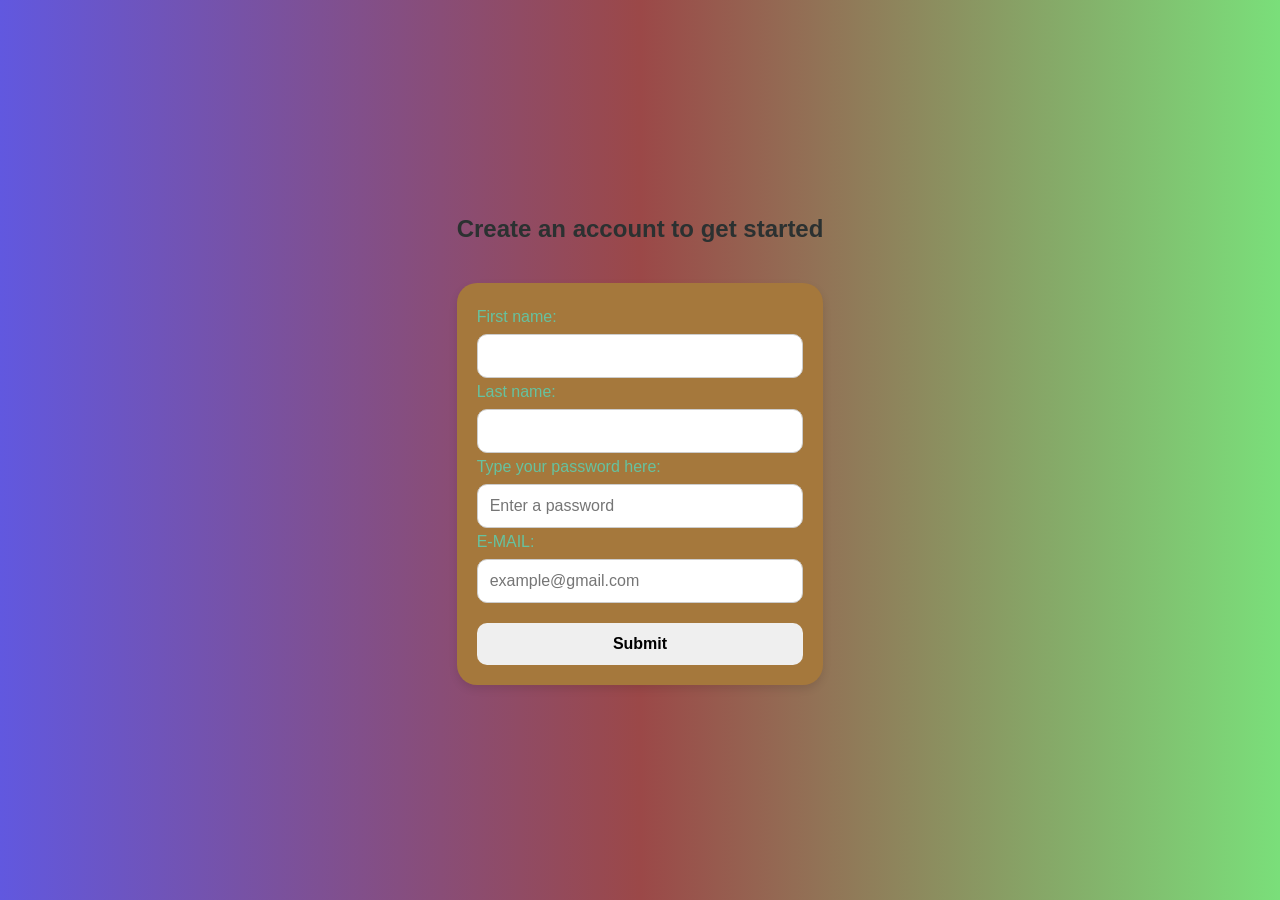
<file: create.html>
<!DOCTYPE html>
<html lang="en">
<head>
  <meta charset="UTF-8">
  <meta name="viewport" content="width=device-width, initial-scale=1.0">
  <title>Sign Up</title>
  <style>
    *{
      box-sizing:border-box ;
      margin: 0;
      padding: 0;
    }
    body{
      font-family: Arial, Helvetica, sans-serif;
      background: linear-gradient(to right, #6158df, rgb(155, 72, 72), rgb(122, 223, 122));
      height: 100vh;
      display: flex;
      justify-content: center; /*center horizontally */
      align-items: center; /*center vertically */
    }

    h2{
      text-align: center;
      color: #2b3131;
    }

    .container{
      /* width: 100%; */
      max-width: 500px;
      box-shadow: 0 4px 8px rgba(0, 0, 0,0.1);
      background-color: #a5783c;
      border-radius: 20px;
      padding: 20px;
      margin: 40px auto 0;
    }

    form{
      display: flex;
      flex-direction: column;
    }
    label{
      margin-top: 5px;
      color: rgb(102,194,159);
    }
    input{
      margin-top: 8px;
      padding: 12px;
      font-size: 16px;
      border: 1px solid #ccc  ;
      border-radius: 10px;
      border-color: 1px solid white;
    }
    input:focus{
      border-color: blue;
      outline: none;

    }
    button{
      margin-top: 20px;
      padding: 12px;
      border-color: #7e7171;
      color: black;
      border: none;
      border-radius: 10px;
      font-size: 16px;
      cursor: pointer;
      font-weight: bold;
    } 
    button:hover{
      background-color: #378b84;
      color: white;
    }   
  </style>
</head>
<body>
  <section class="signup">
    <h2>Create an account to get started</h2>
    
    <div class="container">
      <form>
        <label for="fname">First name: </label>
        <input type="text" id="fname" name="fnmae">
        <label for="lname">Last name:</label>
        <input type="text" id="lname" name="lname">
        <label for="password">Type your password here: </label>
        <input type="password" name="password" id="password" required min="8" placeholder="Enter a password">
        <label for="password">E-MAIL: </label>
        <input type="email" name="email" id="email" required placeholder="example@gmail.com">
        <button type="submit">Submit</button>
      </form>
    </div>
  </section>
</body>
</html>
</file>
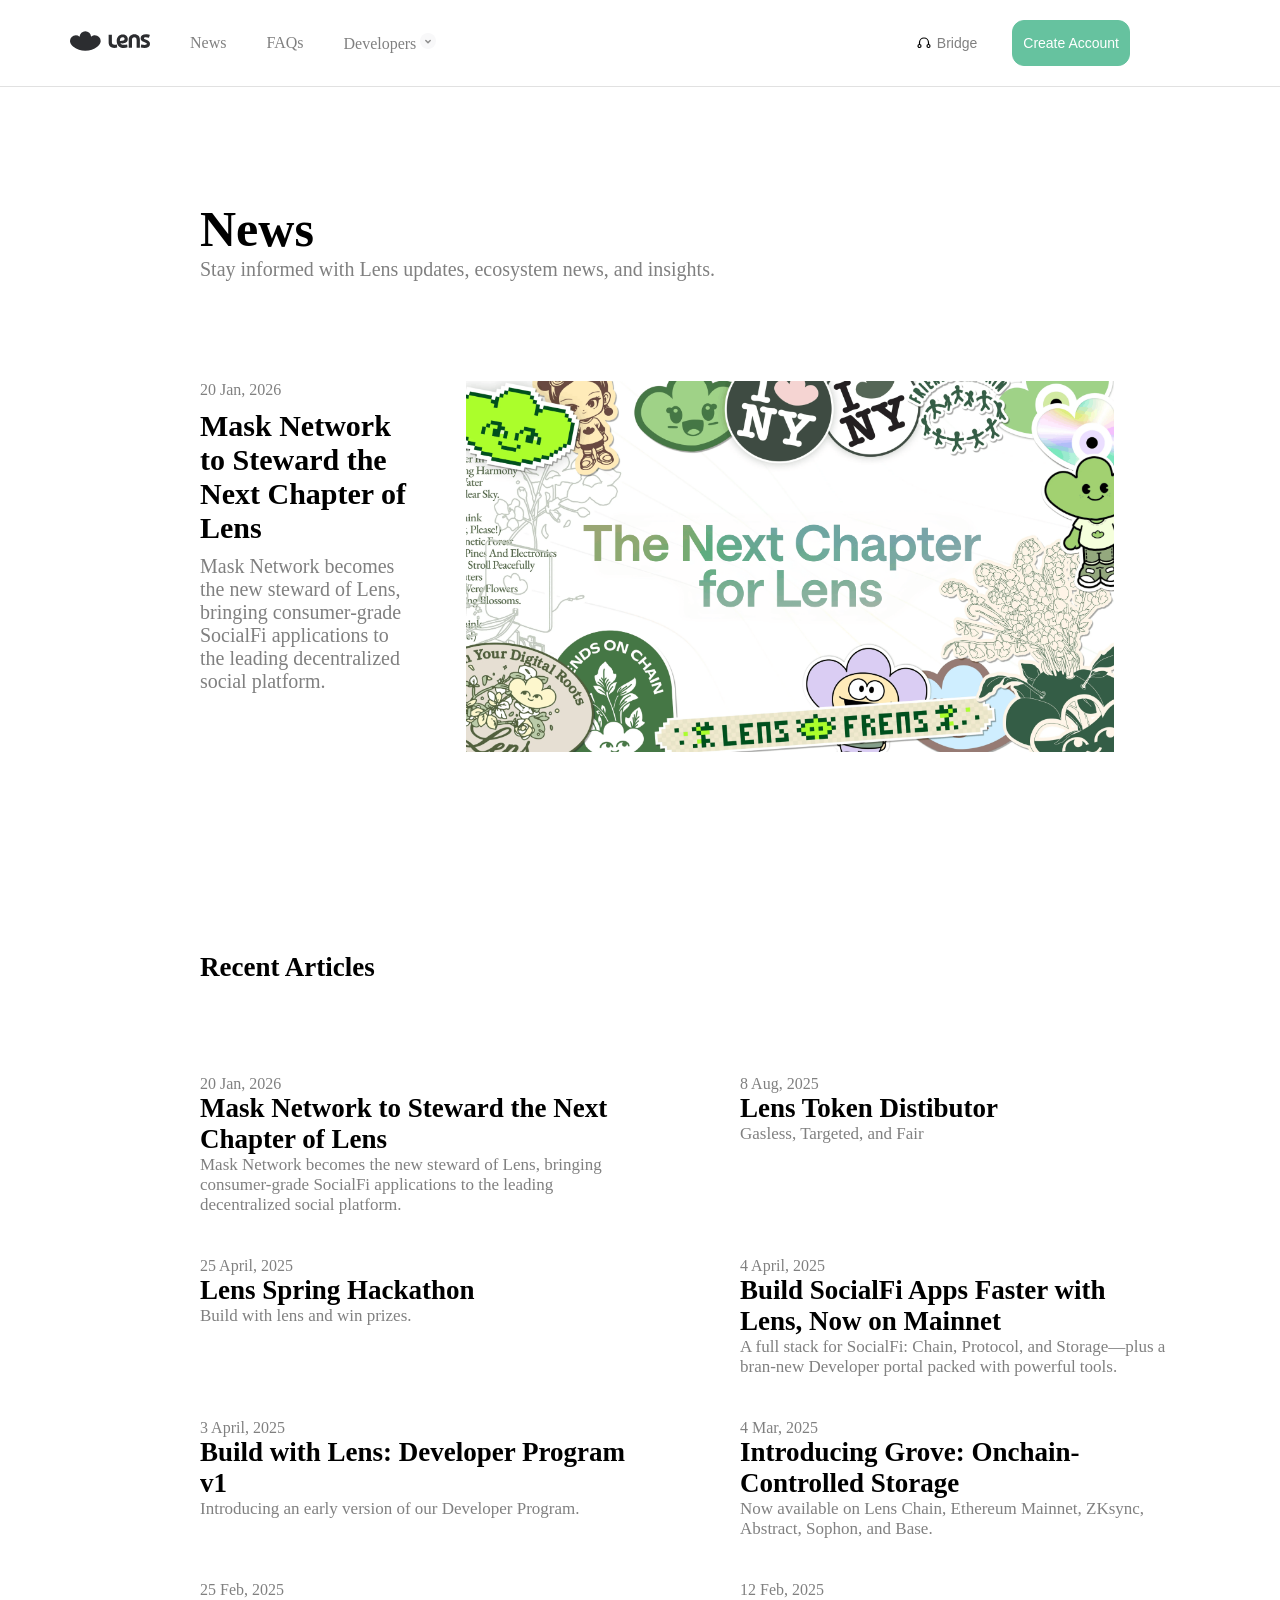
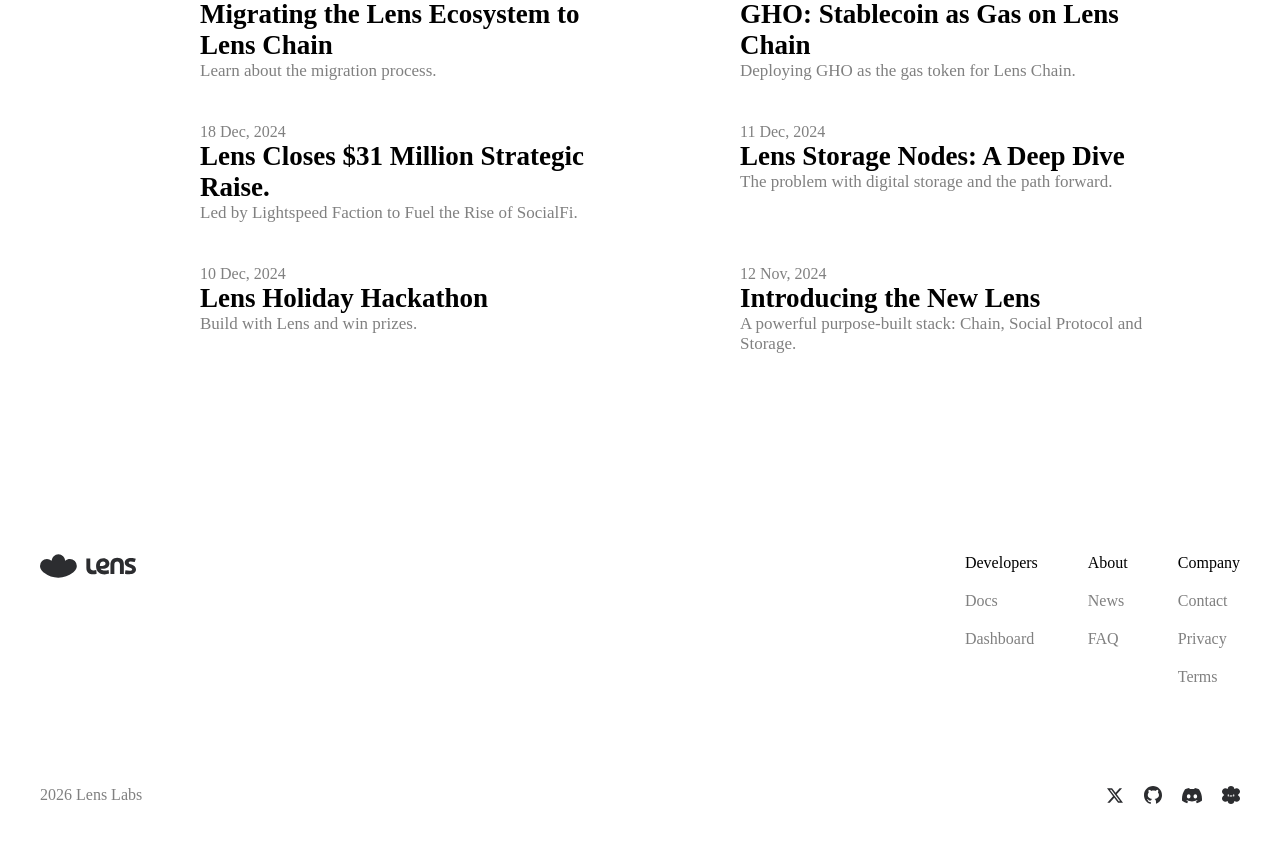
<file: news.html>
<!DOCTYPE html>
<html lang="en">
<head>
    <meta charset="UTF-8">
    <meta name="viewport" content="width=device-width, initial-scale=1.0">
    <title>News</title>
    <link rel="stylesheet" href="news.css">
</head>
<body>
    <header>
    <nav class="navbar">
      <ul class="navlinks">
        <div class="logo">
          <a href="index.html">
            <svg xmlns="http://www.w3.org/2000/svg" fill="none" viewBox="0 0 80 20" width="80" height="20">
                <path fill="#2C2D30" d="M24.89 4.18c-1.44 0-2.74.57-3.73 1.48l-.1-.05A5.74 5.74 0 0 0 15.35.25a5.74 5.74 0 0 0-5.72 5.36l-.1.05A5.46 5.46 0 0 0 5.8 4.18 5.8 5.8 0 0 0 0 10c0 2.78 2.75 5.16 3.43 5.7a19.1 19.1 0 0 0 11.92 4.06c4.51 0 8.7-1.5 11.9-4.06.7-.54 3.44-2.92 3.44-5.7a5.8 5.8 0 0 0-5.8-5.8ZM74.53 16.91c3.19 0 5.47-1.3 5.47-3.91 0-1.88-1.18-3.2-3.75-4.16l-.66-.25c-1.02-.38-1.63-.73-1.63-1.38 0-1.47 3.27-.9 4.98-.5l.9-2.77c-1.06-.32-2.2-.57-3.84-.57-3.26 0-5.38 1.63-5.38 3.92 0 1.71 1.2 2.8 2.85 3.5l1.15.5c1.47.63 2.2.9 2.2 1.54 0 .58-.82 1.07-2.2 1.07-1.06 0-2.2-.17-3.43-.41l-.4 2.93c.89.25 2.11.5 3.74.5Zm-15.82-.16h3.26V8.92c0-1.71.9-2.7 2.37-2.7 1.47 0 2.28 1.07 2.28 2.78v7.75h3.26v-8c0-3.26-1.79-5.54-5.54-5.54-3.35 0-5.63 2.28-5.63 5.55v8Zm-14.36.16c1.14 0 2.04-.16 2.86-.49l-.33-3.01c-2.29.49-4.98.57-4.98-2.13v-7.5h-3.26v7.83c0 3.5 2.04 5.3 5.71 5.3Zm2.37-6.93c0 5.28 3.74 7 7.1 7 1.33 0 2.7-.27 3.73-.7l-.4-2.88c-1.08.31-2.2.42-3.23.42-2.09 0-4.01-.7-4.01-3.54v-.55c0-2.23 1.1-3.42 2.74-3.42 1.08 0 1.98.62 1.98 1.8 0 1.42-1.9 2.06-5.3 1.95l.16 1.88c4.29 1.22 8.32-.1 8.32-3.92 0-2.7-2.06-4.57-5.03-4.57-3.58 0-6.06 2.55-6.06 6.53Z"></path>
            </svg>
          </a>
        </div>
        <li class="news">
          <a href="">
              <span>News</span>
          </a>
        </li>
    
        <li class="faqs">
          <a href="">
              <span>FAQs</span>
          </a>
        </li>
        <li class="developer dropdown">
          <a href="">
            <span>Developers</span>
            <svg width="16" height="16" viewBox="0 0 16 16" fill="none" xmlns="http://www.w3.org/2000/svg"><circle cx="8" cy="8" r="8" fill="#2C2D30" fill-opacity="0.03"></circle>
              <path class="styles_navMenuButtonIconCaret__3NL1n" d="M5.81768 7.5L7.99966 9.68198L10.1816 7.5" stroke="#8E8E8E" stroke-width="1.5" stroke-linecap="round" stroke-linejoin="round">
              </path>
            </svg>
          </a>
          <div class="drop-content">
            <div class="drop-content1">
              <svg style="overflow:visible" width="24" height="24" viewBox="0 0 24 24" fill="none" xmlns="http://www.w3.org/2000/svg" class="hammer"><rect x="-4" y="-4" width="32" height="32" fill="url(#:Rb6krpdaH1:)" mask="url(#:Rb6krpda:)"></rect><mask id=":Rb6krpda:" maskUnits="userSpaceOnUse"><g class="hammer" style="transform-box: view-box; transform-origin: 8.31px 17.86px 0px; transform: none;"><path d="M10.019 12.0485C10.4853 11.3461 11.4174 11.1272 12.1476 11.5488C12.8777 11.9704 13.1543 12.887 12.7791 13.6421L9.09738 21.0512C8.5548 22.1431 7.20347 22.5508 6.14756 21.9411C5.09165 21.3315 4.76905 19.9574 5.44336 18.9415L10.019 12.0485Z" stroke="#fff" stroke-width="1.5"></path><path d="M14.7668 1.80281C14.7548 1.79588 14.743 1.78947 14.7305 1.78345C14.3916 1.62031 9.42349 -0.652616 6.67062 4.88944C6.39255 5.44923 6.94369 6.01658 7.53599 5.81691C9.44919 5.17192 10.0133 5.01809 11.2246 4.82046C11.7213 4.73941 12.1519 5.16757 12.0801 5.66573L11.7207 8.16001C11.677 8.46355 11.8225 8.76314 12.0881 8.91648L14.4278 10.2673C14.7074 10.4287 15.0588 10.3931 15.3004 10.1789L16.266 9.32269C16.5075 9.10851 16.859 9.07291 17.1386 9.23432L17.9695 9.71404L17.2197 11.0132L18.8435 11.9507C19.5609 12.3649 20.4783 12.1191 20.8925 11.4016L22.3925 8.80356C22.8067 8.08612 22.5609 7.16874 21.8435 6.75452L20.2197 5.81702L19.6572 6.79131L18.7977 6.29509C18.5321 6.14175 18.3866 5.84216 18.4304 5.53862L18.5735 4.54499C18.6172 4.24145 18.4718 3.94186 18.2062 3.78852L14.7668 1.80281Z" stroke="#fff" stroke-width="1.5" stroke-linejoin="round"></path></g></mask><defs><linearGradient id=":Rb6krpdaH1:" x1="24" y1="0" x2="0" y2="24" gradientUnits="userSpaceOnUse"><stop stop-color="#6A8272"></stop><stop offset="0.2" stop-color="#787179"></stop><stop offset="0.4" stop-color="#6A8272"></stop><stop offset="0.6" stop-color="#5F6C75"></stop><stop offset="0.8" stop-color="#7F7540"></stop><stop offset="1" stop-color="#98644F"></stop></linearGradient></defs></svg>
              <div class="dc1-content">
                <p class="dc1-heading">Developer Dashboard</p>
                <svg class="styles_menuLinkTitleIcon__hNKn6" width="16" height="16" viewBox="0 0 16 16" fill="none" xmlns="http://www.w3.org/2000/svg"><circle cx="8" cy="8" r="8" fill="#2C2D30" fill-opacity="0.03"></circle><path d="M5.70185 10.298L10.298 5.70185M10.298 5.70185H6.76251M10.298 5.70185V9.23738" stroke="#2C2D30" stroke-opacity="0.3" stroke-width="1.5" stroke-linecap="round" stroke-linejoin="round"></path></svg>
              </div>
              <p class="dc1-paragraph">Start Building</p>
            </div>
            <div class="drop-content2">
              <svg style="overflow:visible" width="24" height="24" viewBox="0 0 24 24" fill="none" xmlns="http://www.w3.org/2000/svg" class="book"><rect width="24" height="24" fill="url(#:Rd6krpdaH1:)" mask="url(#:Rd6krpda:)"></rect><mask id=":Rd6krpda:" maskUnits="userSpaceOnUse"><g class="book" style="transform-origin: 12px 12px 0px; transform: none; transform-box: fill-box;"><path d="M12 5.75V18.25M12 5.75C10.86 5 9.32 4.5 7.63 4.5C5.93 4.5 4.39 5 3.25 5.75V18.25C4.39 17.5 5.93 17.04 7.63 17.04C9.32 17.04 10.86 17.5 12 18.25M12 5.75C13.14 5 14.68 4.5 16.38 4.5C18.07 4.5 19.61 5 20.75 5.75V18.25C19.61 17.5 18.07 17.04 16.38 17.04C14.68 17.04 13.14 17.5 12 18.25" stroke="#fff" stroke-width="1.5" stroke-linecap="round" stroke-linejoin="round"></path><path class="page" d="M12 18.25V5.75C10.86 5 9.32 4.5 7.63 4.5C5.93 4.5 4.39 5 3.25 5.75V18.25C4.39 17.5 5.93 17.04 7.63 17.04C9.32 17.04 10.86 17.5 12 18.25Z" fill="#000" stroke="#fff" stroke-width="1.5" stroke-linecap="round" stroke-linejoin="round"></path></g></mask><defs><linearGradient id=":Rd6krpdaH1:" x1="24" y1="0" x2="0" y2="24" gradientUnits="userSpaceOnUse"><stop stop-color="#6A8272"></stop><stop offset="0.2" stop-color="#787179"></stop><stop offset="0.4" stop-color="#6A8272"></stop><stop offset="0.6" stop-color="#5F6C75"></stop><stop offset="0.8" stop-color="#7F7540"></stop><stop offset="1" stop-color="#98644F"></stop></linearGradient></defs></svg>
              <div class="dc2-content">
                <p class="dc2-heading">Documentation</p>
                <svg class="styles_menuLinkTitleIcon__hNKn6" width="16" height="16" viewBox="0 0 16 16" fill="none" xmlns="http://www.w3.org/2000/svg"><circle cx="8" cy="8" r="8" fill="#2C2D30" fill-opacity="0.03"></circle><path d="M5.70185 10.298L10.298 5.70185M10.298 5.70185H6.76251M10.298 5.70185V9.23738" stroke="#2C2D30" stroke-opacity="0.3" stroke-width="1.5" stroke-linecap="round" stroke-linejoin="round"></path></svg>
              </div>
              <p class="dc2-paragraph">Clear & comprehensive docs</p>
            </div>
          </div>
        </li>
      </ul>
      <div class="auth">
        <button class="bridge">
          <svg class="styles_bridgeLinkIcon__n2G03" width="16" height="16" viewBox="0 0 16 16" fill="none" xmlns="http://www.w3.org/2000/svg"><path class="line-1" d="M3.5 9.5V7.5C3.5 5 5.5 3 8 3V3C10.5 3 12.5 5 12.5 7.5V9.5" stroke="currentColor" stroke-width="1.2" stroke-linecap="round" pathLength="1" stroke-dashoffset="0px" stroke-dasharray="1px 1px"></path><path class="line-2" d="M3.5 9.5V7.5C3.5 5 5.5 3 8 3V3C10.5 3 12.5 5 12.5 7.5V9.5" stroke="currentColor" stroke-width="1.2" stroke-linecap="round" pathLength="1" stroke-dashoffset="0px" stroke-dasharray="0px 1px"></path><circle class="circle-left" cx="3.5" cy="11" r="1.5" stroke="currentColor" stroke-width="1.2"></circle><circle class="circle-right" cx="12.5" cy="11" r="1.5" stroke="currentColor" stroke-width="1.2"></circle></svg>
          <span>Bridge</span>
        </button>
        <button class="create-account"><a href="create.html">Create Account</a></button>
      </div>
      <button class="hamburger" id="dropBtn"><svg xmlns="http://www.w3.org/2000/svg" viewBox="0 0 24 24" fill="currentColor" class="size-6">
          <path fill-rule="evenodd" d="M3 9a.75.75 0 0 1 .75-.75h16.5a.75.75 0 0 1 0 1.5H3.75A.75.75 0 0 1 3 9Zm0 6.75a.75.75 0 0 1 .75-.75h16.5a.75.75 0 0 1 0 1.5H3.75a.75.75 0 0 1-.75-.75Z" clip-rule="evenodd" />
        </svg></button>
      <div class="sidebar" id="myDropdown">
        <ul class="navlinks1">
          <li class="navlinks2">
            <a href="news.html">News</a>
          </li>
          <li class="navlinks2">
            <a href="">Faqs</a>
          </li>
          <li class="navlinks2">
            <a href="">Developer Dashboard <svg class="styles_menuLinkTitleIcon__hNKn6" width="16" height="16" viewBox="0 0 16 16" fill="none" xmlns="http://www.w3.org/2000/svg"><circle cx="8" cy="8" r="8" fill="#2C2D30" fill-opacity="0.03"></circle><path d="M5.70185 10.298L10.298 5.70185M10.298 5.70185H6.76251M10.298 5.70185V9.23738" stroke="#2C2D30" stroke-opacity="0.3" stroke-width="1.5" stroke-linecap="round" stroke-linejoin="round"></path></svg></a>
          </li>
          <li class="navlinks2">
            <a href="">Documentation <svg class="styles_menuLinkTitleIcon__hNKn6" width="16" height="16" viewBox="0 0 16 16" fill="none" xmlns="http://www.w3.org/2000/svg"><circle cx="8" cy="8" r="8" fill="#2C2D30" fill-opacity="0.03"></circle><path d="M5.70185 10.298L10.298 5.70185M10.298 5.70185H6.76251M10.298 5.70185V9.23738" stroke="#2C2D30" stroke-opacity="0.3" stroke-width="1.5" stroke-linecap="round" stroke-linejoin="round"></path></svg></a>
          </li>
        </ul>
        <div class="auth2">
          <button class="bridge1">Bridge</button>
          <button class="create-account2"><a href="create.html">Create account</a></button>
        </div>
      </div>
    </nav>
  </header>
  <section class="hero">
    <h1 class="news-heading">News</h1>
    <p class="news-paragraph">Stay informed with Lens updates, ecosystem news, and insights.</p>
    <div class="hero-content">
      <div class="hero-content1">
        <span class="hc-date">20 Jan, 2026</span>
        <h2 class="hc-heading">Mask Network to Steward the Next Chapter of Lens</h2>
        <p class="hc-text">Mask Network becomes the new steward of Lens, bringing consumer-grade SocialFi applications to the leading decentralized social platform.</p>
      </div>
      <img src="assests/lens-next-chapter.png" alt="" class="hc-img">
    </div>
  </section>
  <section class="recent-articles">
    <h2 class="articles-heading">Recent Articles</h2>
    <div class="articles-card-cont">
      <div class="articles-card">
        <span class="articles-date">20 Jan, 2026</span>
        <h3 class="articles-heading">Mask Network to Steward the Next Chapter of Lens</h3>
        <p class="articles-text">Mask Network becomes the new steward of Lens, bringing consumer-grade SocialFi applications to the leading decentralized social platform.</p>
      </div>
      <div class="articles-card">
        <span class="articles-date">8 Aug, 2025</span>
        <h3 class="articles-heading">Lens Token Distibutor</h3>
        <p class="articles-text">Gasless, Targeted, and Fair</p>
      </div>
      <div class="articles-card">
        <span class="articles-date">25 April, 2025</span>
        <h3 class="articles-heading">Lens Spring Hackathon</h3>
        <p class="articles-text">Build with lens and win prizes.</p>
      </div>
      <div class="articles-card">
        <span class="articles-date">4 April, 2025</span>
        <h3 class="articles-heading">Build SocialFi Apps Faster with Lens, Now on Mainnet</h3>
        <p class="articles-text">A full stack for SocialFi: Chain, Protocol, and Storage—plus a bran-new Developer portal packed with powerful tools.</p>
      </div>
      <div class="articles-card">
        <span class="articles-date">3 April, 2025</span>
        <h3 class="articles-heading">Build with Lens: Developer Program v1</h3>
        <p class="articles-text">Introducing an early version of our Developer Program.</p>
      </div>
      <div class="articles-card">
        <span class="articles-date">4 Mar, 2025</span>
        <h3 class="articles-heading">Introducing Grove: Onchain-Controlled Storage</h3>
        <p class="articles-text">Now available on Lens Chain, Ethereum Mainnet, ZKsync, Abstract, Sophon, and Base.</p>
      </div>
      <div class="articles-card">
        <span class="articles-date">25 Feb, 2025</span>
        <h3 class="articles-heading">Migrating the Lens Ecosystem to Lens Chain</h3>
        <p class="articles-text">Learn about the migration process.</p>
      </div>
      <div class="articles-card">
        <span class="articles-date">12 Feb, 2025</span>
        <h3 class="articles-heading">GHO: Stablecoin as Gas on Lens Chain</h3>
        <p class="articles-text">Deploying GHO as the gas token for Lens Chain.</p>
      </div>
      <div class="articles-card">
        <span class="articles-date">18 Dec, 2024</span>
        <h3 class="articles-heading">Lens Closes $31 Million Strategic Raise.</h3>
        <p class="articles-text">Led by Lightspeed Faction to Fuel the Rise of SocialFi.</p>
      </div>
      <div class="articles-card">
        <span class="articles-date">11 Dec, 2024</span>
        <h3 class="articles-heading">Lens Storage Nodes: A Deep Dive</h3>
        <p class="articles-text">The problem with digital storage and the path forward.</p>
      </div>
      <div class="articles-card">
        <span class="articles-date">10 Dec, 2024</span>
        <h3 class="articles-heading">Lens Holiday Hackathon</h3>
        <p class="articles-text">Build with Lens and win prizes.</p>
      </div>
      <div class="articles-card">
        <span class="articles-date">12 Nov, 2024</span>
        <h3 class="articles-heading">Introducing the New Lens</h3>
        <p class="articles-text">A powerful purpose-built stack: Chain, Social Protocol and Storage.</p>
      </div>
    </div>
  </section>
  <footer>
    <section class="footer-content">
      <div class="footer-bottom">
        <div class="footer-logo">
          <svg xmlns="http://www.w3.org/2000/svg" fill="none" viewBox="0 0 80 20" width="96" height="24">
            <path fill="#2C2D30" d="M24.89 4.18c-1.44 0-2.74.57-3.73 1.48l-.1-.05A5.74 5.74 0 0 0 15.35.25a5.74 5.74 0 0 0-5.72 5.36l-.1.05A5.46 5.46 0 0 0 5.8 4.18 5.8 5.8 0 0 0 0 10c0 2.78 2.75 5.16 3.43 5.7a19.1 19.1 0 0 0 11.92 4.06c4.51 0 8.7-1.5 11.9-4.06.7-.54 3.44-2.92 3.44-5.7a5.8 5.8 0 0 0-5.8-5.8ZM74.53 16.91c3.19 0 5.47-1.3 5.47-3.91 0-1.88-1.18-3.2-3.75-4.16l-.66-.25c-1.02-.38-1.63-.73-1.63-1.38 0-1.47 3.27-.9 4.98-.5l.9-2.77c-1.06-.32-2.2-.57-3.84-.57-3.26 0-5.38 1.63-5.38 3.92 0 1.71 1.2 2.8 2.85 3.5l1.15.5c1.47.63 2.2.9 2.2 1.54 0 .58-.82 1.07-2.2 1.07-1.06 0-2.2-.17-3.43-.41l-.4 2.93c.89.25 2.11.5 3.74.5Zm-15.82-.16h3.26V8.92c0-1.71.9-2.7 2.37-2.7 1.47 0 2.28 1.07 2.28 2.78v7.75h3.26v-8c0-3.26-1.79-5.54-5.54-5.54-3.35 0-5.63 2.28-5.63 5.55v8Zm-14.36.16c1.14 0 2.04-.16 2.86-.49l-.33-3.01c-2.29.49-4.98.57-4.98-2.13v-7.5h-3.26v7.83c0 3.5 2.04 5.3 5.71 5.3Zm2.37-6.93c0 5.28 3.74 7 7.1 7 1.33 0 2.7-.27 3.73-.7l-.4-2.88c-1.08.31-2.2.42-3.23.42-2.09 0-4.01-.7-4.01-3.54v-.55c0-2.23 1.1-3.42 2.74-3.42 1.08 0 1.98.62 1.98 1.8 0 1.42-1.9 2.06-5.3 1.95l.16 1.88c4.29 1.22 8.32-.1 8.32-3.92 0-2.7-2.06-4.57-5.03-4.57-3.58 0-6.06 2.55-6.06 6.53Z"></path>
          </svg>
        </div>
        <div class="footer-column">
          <div class="footer-col">
            <div class="footer-col-heading">Developers</div>
            <div class="footer-col-items">Docs</div>
            <div class="footer-col-items">Dashboard</div>
          </div>
          <div class="footer-col">
            <div class="footer-col-heading">About</div>
            <div class="footer-col-items">News</div>
            <div class="footer-col-items">FAQ</div>
          </div>
          <div class="footer-col">
            <div class="footer-col-heading">Company</div>
            <div class="footer-col-items">Contact</div>
            <div class="footer-col-items">Privacy</div>
            <div class="footer-col-items">Terms</div>
          </div>
        </div>
      </div>
      <div class="footer-bottom2">
        <p class="lens-lab">2026 Lens Labs</p>
        <div class="footer-bottom2-items">
          <svg width="18" height="18" viewBox="0 0 18 18" fill="none" xmlns="http://www.w3.org/2000/svg" class="styles_socialIcon__QGAbm"><path d="M13.6009 2.24609H16.0544L10.6943 8.37227L17 16.7086H12.0627L8.19566 11.6527L3.77087 16.7086H1.31595L7.04904 10.156L1 2.24609H6.06262L9.55811 6.86743L13.6009 2.24609ZM12.7399 15.2401H14.0993L5.32392 3.63746H3.86506L12.7399 15.2401Z" fill="#2C2D30"></path></svg>
          <svg width="18" height="18" viewBox="0 0 18 18" fill="none" xmlns="http://www.w3.org/2000/svg" class="styles_socialIcon__QGAbm"><path d="M9 0C4.027 0 0 4.089 0 9.137C0 13.431 2.902 16.995 6.818 18C6.77088 17.8602 6.74788 17.7135 6.75 17.566V16.012H5.625C5.018 16.012 4.455 15.739 4.207 15.236C3.915 14.687 3.87 13.842 3.127 13.316C2.902 13.134 3.082 12.951 3.33 12.973C3.802 13.11 4.184 13.431 4.544 13.91C4.904 14.389 5.062 14.504 5.737 14.504C6.052 14.504 6.547 14.481 6.997 14.412C7.244 13.772 7.672 13.202 8.19 12.927C5.175 12.562 3.735 11.054 3.735 8.998C3.735 8.107 4.117 7.262 4.747 6.531C4.545 5.822 4.275 4.361 4.837 3.789C6.188 3.789 6.997 4.681 7.2 4.909C7.90248 4.6687 8.63956 4.54506 9.382 4.543C10.17 4.543 10.89 4.68 11.564 4.908C11.767 4.68 12.577 3.789 13.927 3.789C14.467 4.338 14.219 5.822 13.994 6.531C14.624 7.239 14.984 8.107 14.984 8.998C14.984 11.054 13.567 12.562 10.574 12.882C11.407 13.315 11.993 14.549 11.993 15.462V17.544C11.993 17.612 11.97 17.68 11.97 17.749C15.48 16.516 18 13.135 18 9.137C18 4.09 13.973 0 9 0Z" fill="#2C2D30"></path></svg>
          <svg width="20" height="20" viewBox="0 0 20 20" fill="none" xmlns="http://www.w3.org/2000/svg" class="styles_socialIcon__QGAbm"><path d="M16.9566 3.28705C19.2154 6.60805 20.3309 10.354 19.9139 14.6665C19.9121 14.6848 19.9026 14.7015 19.8876 14.7125C18.1771 15.9685 16.5199 16.7308 14.8859 17.2363C14.8732 17.2401 14.8596 17.2399 14.847 17.2357C14.8344 17.2314 14.8234 17.2233 14.8157 17.2125C14.4382 16.6873 14.0952 16.1335 13.7947 15.552C13.7774 15.5178 13.7932 15.4765 13.8287 15.463C14.3734 15.2578 14.8914 15.0118 15.3896 14.7205C15.4289 14.6975 15.4314 14.6413 15.3951 14.6143C15.2894 14.5358 15.1846 14.4533 15.0844 14.3708C15.0656 14.3555 15.0404 14.3525 15.0192 14.3628C11.7844 15.8565 8.24091 15.8565 4.96792 14.3628C4.94667 14.3533 4.92142 14.3565 4.90317 14.3715C4.80317 14.454 4.69817 14.5358 4.59342 14.6143C4.55717 14.6413 4.56017 14.6975 4.59967 14.7205C5.09792 15.0063 5.61592 15.2578 6.15991 15.464C6.19516 15.4775 6.21192 15.5178 6.19442 15.552C5.90042 16.1343 5.55742 16.688 5.17292 17.2133C5.15617 17.2345 5.12867 17.2443 5.10267 17.2363C3.47642 16.7308 1.81917 15.9685 0.108676 14.7125C0.0944255 14.7015 0.0841756 14.684 0.0826756 14.6658C-0.265824 10.9355 0.444425 7.15855 3.03717 3.2863C3.04342 3.27605 3.05292 3.26805 3.06392 3.2633C4.33967 2.6778 5.70642 2.24705 7.13491 2.00105C7.16091 1.99705 7.18691 2.00905 7.20041 2.03205C7.37691 2.34455 7.57866 2.7453 7.71516 3.0728C9.22091 2.8428 10.7502 2.8428 12.2874 3.0728C12.4239 2.7523 12.6187 2.34455 12.7944 2.03205C12.8007 2.02064 12.8104 2.0115 12.8221 2.00594C12.8339 2.00037 12.8471 1.99866 12.8599 2.00105C14.2892 2.2478 15.6559 2.67855 16.9306 3.2633C16.9419 3.26805 16.9511 3.27605 16.9566 3.28705V3.28705ZM8.48066 10.3795C8.49641 9.27679 7.69241 8.36429 6.68316 8.36429C5.68217 8.36429 4.88592 9.26879 4.88592 10.3795C4.88592 11.49 5.69792 12.3945 6.68316 12.3945C7.68441 12.3945 8.48066 11.49 8.48066 10.3795V10.3795ZM15.1261 10.3795C15.1419 9.27679 14.3379 8.36429 13.3289 8.36429C12.3277 8.36429 11.5314 9.26879 11.5314 10.3795C11.5314 11.49 12.3434 12.3945 13.3289 12.3945C14.3379 12.3945 15.1261 11.49 15.1261 10.3795V10.3795Z" fill="#2C2D30"></path></svg>
          <svg width="18" height="18" viewBox="0 0 18 18" fill="none" xmlns="http://www.w3.org/2000/svg" class="styles_socialIcon__QGAbm"><path fill-rule="evenodd" clip-rule="evenodd" d="M12.4422 2.9385C13.1668 2.35817 13.9705 2.13745 14.7418 2.19489C15.5839 2.2576 16.3632 2.64948 16.9452 3.2187C17.5272 3.78796 17.927 4.54936 17.991 5.37111C18.0556 6.20033 17.7759 7.06883 17.0386 7.83107C16.9712 7.90123 16.9023 7.97052 16.8319 8.03895C16.4776 8.38549 16.1109 8.69541 15.7384 8.97258C15.72 8.98628 15.72 9.0139 15.7384 9.0276C16.1109 9.30484 16.4777 9.61485 16.8321 9.96149L16.8328 9.96221C16.902 10.0303 16.9702 10.0989 17.0373 10.1679L17.0379 10.1684C17.7755 10.93 18.0554 11.7983 17.991 12.6275C17.9273 13.4491 17.5277 14.2106 16.9459 14.7801C16.3641 15.3495 15.5849 15.7417 14.7427 15.8047C13.9713 15.8623 13.1675 15.6419 12.4425 15.0618C12.421 15.0446 12.3886 15.0582 12.3858 15.0856C12.2932 15.9965 11.885 16.7077 11.2986 17.2001C10.6584 17.7378 9.82405 18 9.00015 18C8.17626 18 7.34194 17.7378 6.7017 17.2001C6.11522 16.7076 5.707 15.9964 5.6145 15.0853C5.61172 15.0579 5.57929 15.0443 5.5578 15.0615C4.83315 15.6418 4.02952 15.8625 3.25815 15.8051C2.41604 15.7424 1.63676 15.3505 1.0548 14.7813C0.47281 14.212 0.073 13.4506 0.0089976 12.6289C-0.0555881 11.7996 0.224047 10.9311 0.961356 10.1689C1.0288 10.0987 1.09772 10.0295 1.16809 9.96103C1.52243 9.61449 1.88909 9.30457 2.26155 9.0274C2.27997 9.0137 2.27997 8.98608 2.26155 8.97237C1.88904 8.69514 1.52231 8.38513 1.16792 8.03849L1.16718 8.03777C1.09797 7.96965 1.0298 7.9011 0.962668 7.83212L0.962125 7.83156C0.224473 7.06998 -0.0554402 6.20168 0.00893775 5.37247C0.072724 4.55087 0.472277 3.78937 1.05409 3.21991C1.63587 2.65049 2.41506 2.2583 3.2573 2.19533C4.02867 2.13765 4.83245 2.3581 5.55752 2.93818C5.57902 2.95538 5.61143 2.94176 5.61421 2.91438C5.70677 2.00345 6.11497 1.29231 6.70138 0.799859C7.34162 0.262201 8.17594 0 8.99983 0C9.82372 0 10.658 0.262201 11.2983 0.799859C11.8848 1.29237 12.293 2.00362 12.3855 2.91471C12.3883 2.9421 12.4207 2.95572 12.4422 2.9385ZM5.72754 8.72415C5.72754 8.42541 5.97273 8.18146 6.27299 8.18146C6.57457 8.18146 6.81845 8.42541 6.81845 8.72415V9.95695C6.81845 10.2557 6.57325 10.4996 6.27299 10.4996C5.97273 10.4996 5.72754 10.2557 5.72754 9.95695V8.72415ZM9.00063 9.49264C9.18557 9.49264 9.53036 9.4152 9.66775 9.37714V9.37583C9.96101 9.29576 10.2635 9.46639 10.3441 9.75646C10.4247 10.0478 10.253 10.3484 9.96101 10.4285C9.93856 10.435 9.39826 10.5834 9.00063 10.5834C8.603 10.5834 8.0627 10.435 8.04024 10.4285C7.89889 10.3904 7.78132 10.2998 7.70866 10.1725C7.63601 10.0465 7.61751 9.89821 7.65714 9.75777C7.69677 9.61733 7.78793 9.50052 7.91607 9.42833C8.04288 9.35614 8.19084 9.33776 8.33351 9.37714C8.44183 9.40733 8.79719 9.49264 9.00063 9.49264ZM11.727 8.18146C12.0273 8.18146 12.2725 8.42541 12.2725 8.72415V9.95695C12.2725 10.2557 12.0273 10.4996 11.727 10.4996C11.4267 10.4996 11.1816 10.2557 11.1816 9.95695V8.72415C11.1816 8.42541 11.4254 8.18146 11.727 8.18146Z" fill="#2C2D30"></path></svg>
        </div>
      </div>
    </section>
  </footer>
  <script>
    const btn = document.querySelector('#dropBtn');
    btn.addEventListener('click', function(){
      const myDrop = document.querySelector('#myDropdown');
      
      if (myDrop.classList.contains('open')) {
        myDrop.classList.remove('open');
        btn.innerHTML = `
        <svg xmlns="http://www.w3.org/2000/svg" viewBox="0 0 24 24" fill="currentColor" class="size-6">
          <path fill-rule="evenodd" d="M3 9a.75.75 0 0 1 .75-.75h16.5a.75.75 0 0 1 0 1.5H3.75A.75.75 0 0 1 3 9Zm0 6.75a.75.75 0 0 1 .75-.75h16.5a.75.75 0 0 1 0 1.5H3.75a.75.75 0 0 1-.75-.75Z" clip-rule="evenodd" />
        </svg>
        `;
        myDrop.style.opacity = 0;
        myDrop.style.top = '-100%';
      } else {
        myDrop.classList.add('open');
        btn.innerHTML = 'X'
        myDrop.style.opacity = 1;
        myDrop.style.top = '70px';
      }
    });
  </script>
</body>
</html>
</file>
<file: index.css>
* {
  box-sizing: border-box;
  margin: 0;
  padding: 0;
}


a {
  text-decoration: none;
  color: gray;
}

ul {
  list-style: none;
  margin: 0;
  padding: 0;
}
span{
  color: grey;
}
section{
  padding: 0 20px;
}
.navbar{
  top: 0;
  left: 0;
  width: 100%;
  display: flex;
  align-items: center;
  justify-content: space-between;
  padding: 20px 0;
  /* margin-top: 20px; */
  position: fixed;
  z-index: 9999;
  background-color: white;
  border-bottom: 1px solid #e1e1e1;

}
.navlinks{
  display: flex;
  align-items: center;
  gap: 40px;
  padding-left: 70px;
}
.drop-content{
  display: none;
  min-height: 100px;
  min-width: 160px;
  z-index: 1;
  position: absolute;
  margin-top: 2px;
  padding: 10px;
  border: 1px solid rgb(151, 147, 147);
  border-radius: 11px;
  box-shadow: 0px 8px 16px rgba(0,0,0,0.2);

}
.drop-content1{
  display: flex;
  position: relative;
  gap: 5px;
  align-items: center;
  padding: 8px;
}
.hammer{
  border: 1px solid rgb(151, 147, 147);
  height: 30px;
  width: 30px;
  padding: 1px;
}
.dc1-content{
  display: flex;
}
.drop-content1:hover{
  background-color: rgba(199, 195, 195, 0.986);
}
.drop-content2{
  display: flex;
  position: relative;
  gap: 5px;
  align-items: center;
  padding: 8px;
}
.book{
  border: 1px solid rgb(151, 147, 147);
  height: 30px;
  width: 30px;
  padding: 1px;
}
.dc2-content{
  display: flex;
}
.drop-content2:hover{
  background-color: rgba(199, 195, 195, 0.986);
}
.developer:hover .drop-content{
  display: block;
}

.auth{
  padding-right: 150px;
  display: flex;
  gap: 25px;
}
.bridge{
  border: none;
  background-color: white;
  font-size: 14px;
  padding: 14px 10px;
  border-radius: 12px;
  display: flex;
  align-items: center;
  gap: 5px; 
}
.bridge:hover{
  background-color: rgb(241, 237, 237);
  border: 1px solid rgb(241, 237, 237);
}
.create-account{
  background-color: rgb(102, 194, 159);
  padding: 14px 10px;
  border-radius: 12px;
  border: 1px solid rgb(102, 194, 159);
  font-size: 14px;
}
.create-account a{
  color: white;
}
.create-account:hover{
  background-color: rgb(59, 221, 159);
}
.hamburger{
  display: none;
  background-color: rgb(59, 221, 159);;
  color: white;
  border-radius: 20px;
  border: none;
  width: 35px;
  height: 30px;
}
.sidebar{
  /* margin-top: 340px; */
  position: fixed;
  box-shadow: 0px 8px 16px rgba(114, 110, 110, 0.493);
  width: 95%;
  margin: auto;
  left: 50%;
  transform: translateX(-50%);
  border-radius: 10px;
  padding: 20px 18px;
  display: flex;
  flex-direction: column;
  gap: 20px;
  z-index: 9999;
  background-color: white;
  top: -100%;
  opacity: 0;
  transition: opacity 0.3s ease;
}
.navlinks1{
  display: flex;
  flex-direction: column;
  gap: 18px;
}
.auth2{
  margin-top: 15px;
  padding-top: 20px;
  border-top: 2px dashed grey;
  display: flex;
  flex-direction: column;
  width: 100%;
}
  
.bridge1{
  align-self: flex-start;
  border: none;
  background-color: white;
  color: grey;
  margin-bottom: 20px;
}
.create-account2{
  color: white;
  background-color: rgb(102, 194, 159);
  padding: 14px 10px;
  border-radius: 12px;
  border: 1px solid rgb(102, 194, 159);
  font-size: 14px;
}
.create-account2:hover{
  background-color: rgb(59, 221, 159);
}
.create-account2 a{
  color: white;
}
.hero{
  display: flex;
  flex-direction: column;
  align-items: center;
  width: 100%;
}
.hero1{
  display: flex;
  flex-direction: column;
}
.lens-canvas{
  margin: 120px auto 0;
  display: flex;
  width: max-content;
}
.lens-heading{
  text-align: center;
  font-size: 45px;
  padding-bottom: 80px;
  font-weight: 600;
}
.lens-paragraph{
  color: gray;
  font-size: 23px;
  text-align: center;
}
.hero-button{
  display: flex;
  gap: 25px;
  margin: 25px auto 0;
}
.developer-docs{
  display: flex;
  align-items: center;
  padding: 10px 19px;
  font-size: 15px;
  border: 1px solid rgb(241, 237, 237);
  border-radius: 10px;
  background-color: white;
}
.developer-docs span{
  color: black;
}
.start-building{
  display: flex;
  align-items: center;
  padding: 10px 19px;
  font-size: 15px;
  border-radius: 10px;
  background-color: rgb(102, 194, 159);
  border: none;
  color: white;
}
.start-building span{
  color: white;
}
.start-building:hover{
  background-color: rgb(59, 221, 159);
}

/* .aio {
  padding: 0 20px;
} */

.aio-heading{
  text-align: center;
  padding-top: 150px;
  font-size: 30px;
}
.aio-cards{
  display: flex;
  height: 300px;
  width: 100%;
  gap: 30px;
  text-align: center;
  gap: 30px;
  justify-content: center;
  margin: 40px auto 0
}
.aio-card1{
  border: 1px solid #d7d8e0;
  background:#fff ;
  padding: 16px;
  background-image: linear-gradient(to right, rgb(240, 224, 227), rgb(216, 216, 226));
}
.aio-card1-heading{
  font-size: 18px;
}
.aio-card1-paragraph{
  color: grey;
  padding: 10px;
}
.aio-card1-button{
  border-radius: 14px;
  padding: 7px 13px;
  display: flex;
  align-items: center;
  margin: 8px auto 0;
  background-color: #fff;
  border: 1px solid #c2bdbd;
}
.aio-card1-button span{
  color: black;
}
.aio-card1:hover{
  transform: translateY(-5px);
  box-shadow: 0px 8px 16px rgba(0,0,0,0.2);
}
.integration-heading{
  /* text-align: center; */
  padding-top: 57px;
  display: flex;
  /* margin: auto; */
  justify-content: center;
  gap: 7px;
}
.integration-heading1{
  color: grey;
}
.integration-content{
  width: 80%;
  margin: auto;
}
.integration-card{
  display: grid;
  grid-template-columns: repeat(2, 1fr);
  gap: 20px;
  margin-top: 100px;
}
.integration-p1{
  display: flex;
  align-items: center;
  gap: 8px;
  font-size: 20px;
  background-color: rgba(250, 246, 246, 0.671);
  width: 400px;
}
.integration-p1-text{
  display: flex;
  gap: 4px;
}
.integration-card2{
  display: flex;
  align-items: center;
  justify-content: center;
  gap: 150px;
  margin-top: 100px;
}
.bluechip-heading{
  text-align: center;
  margin-top: 100px;
  font-size: 30px;
}
.bluechip-paragraph{
  text-align: center;
  padding-top: 22px;
  font-size: 29px;
  font-weight: 500;
  color: grey;
}

.bluechip-img{
    display: grid;
    gap: 48px;
    margin: auto;
    grid-template-columns: repeat(5, 1fr);
    width: 50%;
    margin-top: 130px;

}
.circle{
  display: flex;
  flex-direction: column;
  gap: 24px;
  justify-content: center;
  align-items: center;
  height: 100px;
}
.circle1{
  font-size: 17px;
}
.users-heading{
  padding-left: 200px;
  font-size: 28px;
  margin-top: 130px;
}
.users-heading2{
  padding-left: 200px;
  font-size: 28px;
  color: grey;
}
.users-card{
  display: flex;
  margin: 50px auto 0;
  justify-content: center;
  gap: 48px;
}
.users-card1{
  display: flex;
  flex-direction: column;
  width: 250px;
}
.users-card1-text{
  font-size: 20px;
}
.onchain-heading{
  margin-top: 130px;
  padding-left: 200px;
  font-size: 28px;
}
.onchain-cards{
  display: grid;
  gap: 48px;
  margin: auto;
  grid-template-columns: repeat(2, 1fr);
  width: 71%;
  padding-top: 15px;
}
.onchain-card1{
  width: 400px;
}
.onchain-card1-text{
  font-size: 20px;
}

.grove-section {
  background-color: white;
  overflow: hidden;
}

.grove{
  margin-top: 130px;
  border: 2px dashed grey;
  padding-bottom: 8px;
  padding: 25px;
  position: relative;
  overflow: hidden;
}

.grove-svg {
  border-radius: 50%;
  width: 80px;
  height: 80px;
  display: flex;
  justify-content: center;
  align-items: center;
  margin: auto;
}

.grove-image {
  background-color: white;
  border-radius: 50%;
  position: relative;
  z-index: 2;
}

.grove-svg::before {
  position: absolute;
  z-index: 1;
  content: '';
  width: 400px;
  height: 400px;
  background-color: rgb(141, 223, 141);
  opacity: 0.75;
  border-radius: 50%;
  left: 50%;
  top: 50%;
  transform: translate(-50%, -50%);
  /* animation: ping 2s cubic-bezier(0, 0, 0.2, 1) infinite;  */
}

@keyframes ping {
  75%, 100% {
    transform: scale(2);
    opacity: 0;
  }
}

.grove-heading{
  text-align: center;
  padding-bottom: 18px;
  font-size: 34px;
  position: relative;
  z-index: 2;
}
.grove-paragraph{
  text-align: center;
  padding-bottom: 18px;
  font-size: 28px;
  color: grey;
  position: relative;
  z-index: 2;
}
.grove-button{
  border-radius: 14px;
  padding: 7px 13px;
  display: flex;
  align-items: center;
  margin: 8px auto 0;
  background-color: #fff;
  border: 1px solid #c2bdbd;
  position: relative;
  z-index: 2;
}
.grove-button span{
  color: black;
}
.power-content{
  border-bottom: 2px dashed grey;
  padding-bottom: 48px;
}
.power-heading{
  display: flex;
  align-items: center;
  justify-content: center;
  gap: 6px;
  font-size: 28px;
  margin-top: 110px;
}
.power-card{
  display: flex;
  align-items: center;
  justify-content: center;
  margin-top: 75px;
  font-size: 22px;
  flex-direction: column;
  gap: 8px;
  background-color: rgb(238, 236, 236);
  height: 400px;
}
.grow-content{
  margin-top: 130px;
}
.grow-heading{
  text-align: center;
  font-size: 32px;
  padding-bottom: 10px;
}
.grow-paragraph{
  text-align: center;
  font-size: 28px;
  color: grey;
  padding-bottom: 10px;
}
.grow-list{
  display: flex ;
  justify-content: center;
  gap: 130px;
  padding-top: 32px;
  align-items: center;
}
.grow-list1{
  display: flex;
  flex-direction: column;
  gap: 8px;
}
.money{
  font-size: 28px;
}
.secured{
  font-size: 24px;
  color: grey;
}
.grow-build{
  margin-top: 50px;
}
.grow-build2{
  display: flex;
  justify-content: center;
  align-items: center;
  gap: 3px;
  color: grey;
}
.footer-card{
  padding: 35px 215px;
  margin: 120px 100px 0;
  background-color: rgba(228, 221, 221, 0.25);
  border-top: 1px dashed grey;
}
.footer-card-heading{
  font-size: 32px;
}
.footer-card-text{
  font-size: 28px;
  color: grey;
}
.footer-card-input{
  background-color: rgba(197, 193, 193, 0.781);
  height: 90px;
  margin-top: 45px;
  position: relative;
  border-radius: 8px;
}
.footer-card-input1{
  height: 45px;
  width: 450px;
  background-color: white;
  box-shadow: 0 0 0 1px rgba(0, 0, 0, .05);
  position: absolute;
  margin: 20px;
  display: flex;
  align-items: center;
  justify-content: space-between;
  padding: 6px;
  border-radius: 8px;
}
input{
  border: none;
}
.input-button{
  display: flex;
  align-items: center;
  border: none;
  background-color: none;
}
.input-button span{
  background-color: #fff;
  border: none;
  color: black;
}
.footer-bottom{
  display: flex;
  justify-content: space-between;
  margin-top: 200px;
  padding-right: 40px;
}
.footer-logo{
  padding-left: 40px;
}
.footer-column{
  display: flex;
  gap: 50px;
}
.footer-col{
  display: flex;
  flex-direction: column;
  gap: 20px;
}
.footer-col-items{
  color: grey;
}
.footer-bottom2{
  margin-top: 100px;
  display: flex;
  justify-content: space-between;
  padding-left: 40px;
  padding-right: 40px;
  color: grey;
  margin-bottom: 50px;
}
.footer-bottom2-items{
  display: flex;
  gap: 20px;
}
/* responsive styles */
@media screen and (max-width:768px){
  .navlinks li{
    display: none;
  }
  .logo{
    margin-left: -60px;
  }
  .auth{
    display: none;
  }
  .hamburger{
    display: block;
    margin-right: 50px;
  }
  .aio-cards{
    flex-direction: column;
    margin-top: 220px;
  }
  .integration{
    margin-top: 210px;
    font-size: 12px;
  }
  .integration-card{
    /* max-width: 100%; */
    width: 480px;
    margin-left: -70px;
    grid-template-columns: repeat(1, 1fr);
  }
  .integration-p1{
    width: 100%;

  }
  .bluechip-heading{
    font-size: 25px;
  }
  .bluechip-paragraph{
    font-size: 20px;
  }
  .bluechip-img{
    margin-left: 10px;
    gap: 68px;
  }
  .circle{
    width: 32px;
  }
  .users-heading{
    padding-left: 20px;
  }
  .users-heading2{
    padding-left: 20px;
  }
  .users-card{
    flex-direction: column;
  }
  .users-card1{
    width: 95%;
    margin-left: 20px;
  }
  .onchain-heading{
    padding-left: 20px;
  }
  .onchain-cards{
    margin-left: 20px;
    grid-template-columns: repeat(1, 1fr);
  }
  .onchain-card1{
    width: 100%;
  }
  .grove{
    width: 95%;
  }
  .grow-list{
    flex-direction: column;
    gap: 15px;
  }
  .footer-card{
    width: 95%;
    margin: 20px 10px 0;
    padding-left: 15px;
    padding-right: 15px;
  }
  .footer-card-heading{
    font-size: 20px;
  }
  .footer-card-text{
    font-size: 20px;
  }
  .footer-card-input{
    width: 95%;
    height: 120px;
  }
  .footer-card-input1{
    width: 85%;
  }
  .footer-column{
    padding-right: 10px;
  }
  .footer-bottom{
    gap: 40px;
  }
  .footer-logo{
    padding-left: -20px;
  }
  .footer-bottom2{
    padding-right: 30px;
  }
}
@media screen and (max-width:480px){
  .logo{
    margin-left: -60px;
  }
  .hamburger{
    margin-right: 25px;
  }
  .lens-heading{
    font-size: 40px;
  }
  .lens-paragraph{
    font-size: 18px;
  }
  .hero-button{
    flex-direction: column;
  }
  .start-building{
    align-items: center;
    justify-content: center;
    border: none;
  }
  .aio-cards{
    flex-direction: column;
    margin-top: 240px;
  }
  .integration-heading{
    flex-direction: column;
    text-align: center;
  }
  .integration-card{
    width: 90%;
    padding-left: 10px;
  }

  .bluechip-heading{
    font-size: 20px;
  }
  .bluechip-paragraph{
    font-size: 18px;
  }
  .bluechip-img{
    grid-template-columns: repeat(2, 1fr);
    left: 50%;
    transform: translateX(50%);
    margin-top: 35px;
  }
  .users-card1{
    width: 90%;
  }
  .onchain-cards{
    width: 95%;
  }
  /* .onchain-card1{
    width: 95%;
  } */
  .grove{
    width: 95%;
  }
  .power-content{
    width: 95%;
  }
  .power-heading{
    font-size: 15px;
  }
  .power-card{
    width: 100%;
    font-size: 14px;
  }
  .grow-heading{
    font-size: 22px;
  }
  .grow-paragraph{
    font-size: 18px;
  }
  .grow-list{
    flex-direction: column;
    gap: 12px;
    align-items: center;
    margin: auto;
    justify-content: center;
  }
  .money{
    font-size: 16px;
  }
  .secured{
    font-size: 16px;
  }
  .footer-card{
    /* height: 36px; */
    width: 95%;
    margin: 20px 10px 0;
    padding-left: 15px;
    padding-right: 15px;
  }
  .footer-card-heading{
    font-size: 20px;
  }
  .footer-card-text{
    font-size: 20px;
  }
  input{
    display: none;
  }
  .footer-card-input{
    width: 200px;
    display: flex;
    justify-content: center;
    padding: 8px;
  }
  .footer-card-input1{
    width: max-content;
    height: 36px;
  }
  .footer-column{
    flex-direction: column;
  }
  .footer-bottom2{
    display: flex;
    gap: 90px;
  }
}
</file>
<file: news.css>
* {
  box-sizing: border-box;
  margin: 0;
  padding: 0;
}

a {
  text-decoration: none;
  color: gray;
}

ul {
  list-style: none;
  margin: 0;
  padding: 0;
}
span{
  color: grey;
}
.navbar{
  top: 0;
  left: 0;
  width: 100%;
  display: flex;
  align-items: center;
  justify-content: space-between;
  padding: 20px 0;
  /* margin-top: 20px; */
  position: fixed;
  z-index: 9999;
  background-color: white;
  border-bottom: 1px solid #e1e1e1;

}
.navlinks{
  display: flex;
  align-items: center;
  gap: 40px;
  padding-left: 70px;
}
.drop-content{
  display: none;
  min-height: 100px;
  min-width: 160px;
  z-index: 1;
  position: absolute;
  margin-top: 2px;
  padding: 10px;
  border: 1px solid rgb(151, 147, 147);
  border-radius: 11px;
  box-shadow: 0px 8px 16px rgba(0,0,0,0.2);

}
.drop-content1{
  display: flex;
  position: relative;
  gap: 5px;
  align-items: center;
  padding: 8px;
}
.hammer{
  border: 1px solid rgb(151, 147, 147);
  height: 30px;
  width: 30px;
  padding: 1px;
}
.dc1-content{
  display: flex;
}
.drop-content1:hover{
  background-color: rgba(199, 195, 195, 0.986);
}
.drop-content2{
  display: flex;
  position: relative;
  gap: 5px;
  align-items: center;
  padding: 8px;
}
.book{
  border: 1px solid rgb(151, 147, 147);
  height: 30px;
  width: 30px;
  padding: 1px;
}
.dc2-content{
  display: flex;
}
.drop-content2:hover{
  background-color: rgba(199, 195, 195, 0.986);
}
.developer:hover .drop-content{
  display: block;
}

.auth{
  padding-right: 150px;
  display: flex;
  gap: 25px;
}
.bridge{
  border: none;
  background-color: white;
  font-size: 14px;
  padding: 14px 10px;
  border-radius: 12px;
  display: flex;
  align-items: center;
  gap: 5px; 
}
.bridge:hover{
  background-color: rgb(241, 237, 237);
  border: 1px solid rgb(241, 237, 237);
}
.create-account{
  color: white;
  background-color: rgb(102, 194, 159);
  padding: 14px 10px;
  border-radius: 12px;
  border: 1px solid rgb(102, 194, 159);
  font-size: 14px;
}
.create-account:hover{
  background-color: rgb(59, 221, 159);
}
.create-account a{
  color: white;
}
.hamburger{
  display: none;
  background-color: rgb(59, 221, 159);;
  color: white;
  border-radius: 20px;
  border: none;
  width: 35px;
  height: 30px;;
}
.sidebar{
  /* margin-top: 340px; */
  position: fixed;
  box-shadow: 0px 8px 16px rgba(114, 110, 110, 0.493);
  width: 95%;
  margin: auto;
  left: 50%;
  transform: translateX(-50%);
  border-radius: 10px;
  padding: 20px 18px;
  display: flex;
  flex-direction: column;
  gap: 20px;
  z-index: 9999;
  background-color: white;
  top: -100%;
  opacity: 0;
  transition: opacity 0.3s ease;
}
.navlinks1{
  display: flex;
  flex-direction: column;
  gap: 18px;
}
.auth2{
  margin-top: 15px;
  padding-top: 20px;
  border-top: 2px dashed grey;
  display: flex;
  flex-direction: column;
  width: 100%;
}
  
.bridge1{
  align-self: flex-start;
  border: none;
  background-color: white;
  color: grey;
  margin-bottom: 20px;
}
.create-account2{
  color: white;
  background-color: rgb(102, 194, 159);
  padding: 14px 10px;
  border-radius: 12px;
  border: 1px solid rgb(102, 194, 159);
  font-size: 14px;
}
.create-account2:hover{
  background-color: rgb(59, 221, 159);
}
.create-account2 a{
  color: white;
}
.hero{
  margin-top: 200px;
  padding-left: 200px;
}
.news-heading{
  font-size: 50px;
}
.news-paragraph{
  font-size: 20px;
  color: grey;
}
.hero-content{
  display: flex;
  margin-top: 100px;
  gap: 50px;
}
.hero-content1{
  width: 20%;
  display: flex;
  flex-direction: column;
  gap: 10px;
}
.hc-heading{
  font-size: 30px;
}
.hc-text{
  font-size: 20px;
  color: grey;
}
.hc-img{
  height: auto;
  width: 60%;
}
.recent-articles{
  padding-left: 200px;
  margin-top: 200px;
}
.articles-card-cont{
  display: grid;
  grid-template-columns: repeat(2, 1fr);
  margin-top: 50px;
}
.articles-card{
  width: 80%;
  margin-top: 42px;
}
.articles-heading{
  font-size: 27px;
}
.articles-text{
  font-size: 17px;
  color: grey;
}
.articles-card:hover{
  background-color: rgb(192, 185, 185);
}
.footer-bottom{
  display: flex;
  justify-content: space-between;
  margin-top: 200px;
  padding-right: 40px;
}
.footer-logo{
  padding-left: 40px;
}
.footer-column{
  display: flex;
  gap: 50px;
}
.footer-col{
  display: flex;
  flex-direction: column;
  gap: 20px;
}
.footer-col-items{
  color: grey;
}
.footer-bottom2{
  margin-top: 100px;
  display: flex;
  justify-content: space-between;
  padding-left: 40px;
  padding-right: 40px;
  color: grey;
  margin-bottom: 50px;
}
.footer-bottom2-items{
  display: flex;
  gap: 20px;
}
@media screen and (max-width:768px){
  .hamburger{
    display: block;
  }
  .navlinks li{
    display: none;
  }
  .logo{
    margin-left: -60px;
  }
  .auth{
    display: none;
  }
  .hamburger{
    display: block;
    margin-right: 50px;
  }
  .hero{
    padding-left: 15px;
  }
  .hero-content{
    flex-direction: column;
  }
  .hero-content1{
    width: 100%;
  }
  .hc-img{
    width: 95%;
  }
  .footer-column{
    padding-right: 50px;
  }
   .footer-bottom{
    gap: 40px;
  }
  .footer-logo{
    padding-left: -20px;
  }
  .footer-bottom2{
    padding-right: 70px;
  }
  .recent-articles{
    padding-left: 15px;
  }
}
@media screen and (max-width:480px){
  .logo{
    margin-left: -60px;
  }
  .hamburger{
    margin-right: 25px;
  }
  .hc-img{
    width: 95%;
  }
  .footer-column{
    flex-direction: column;
  }
  .footer-bottom2{
    display: flex;
    gap: 90px;
  }
  .articles-card-cont{
    grid-template-columns: repeat(1,1fr);
  }
}
</file>
